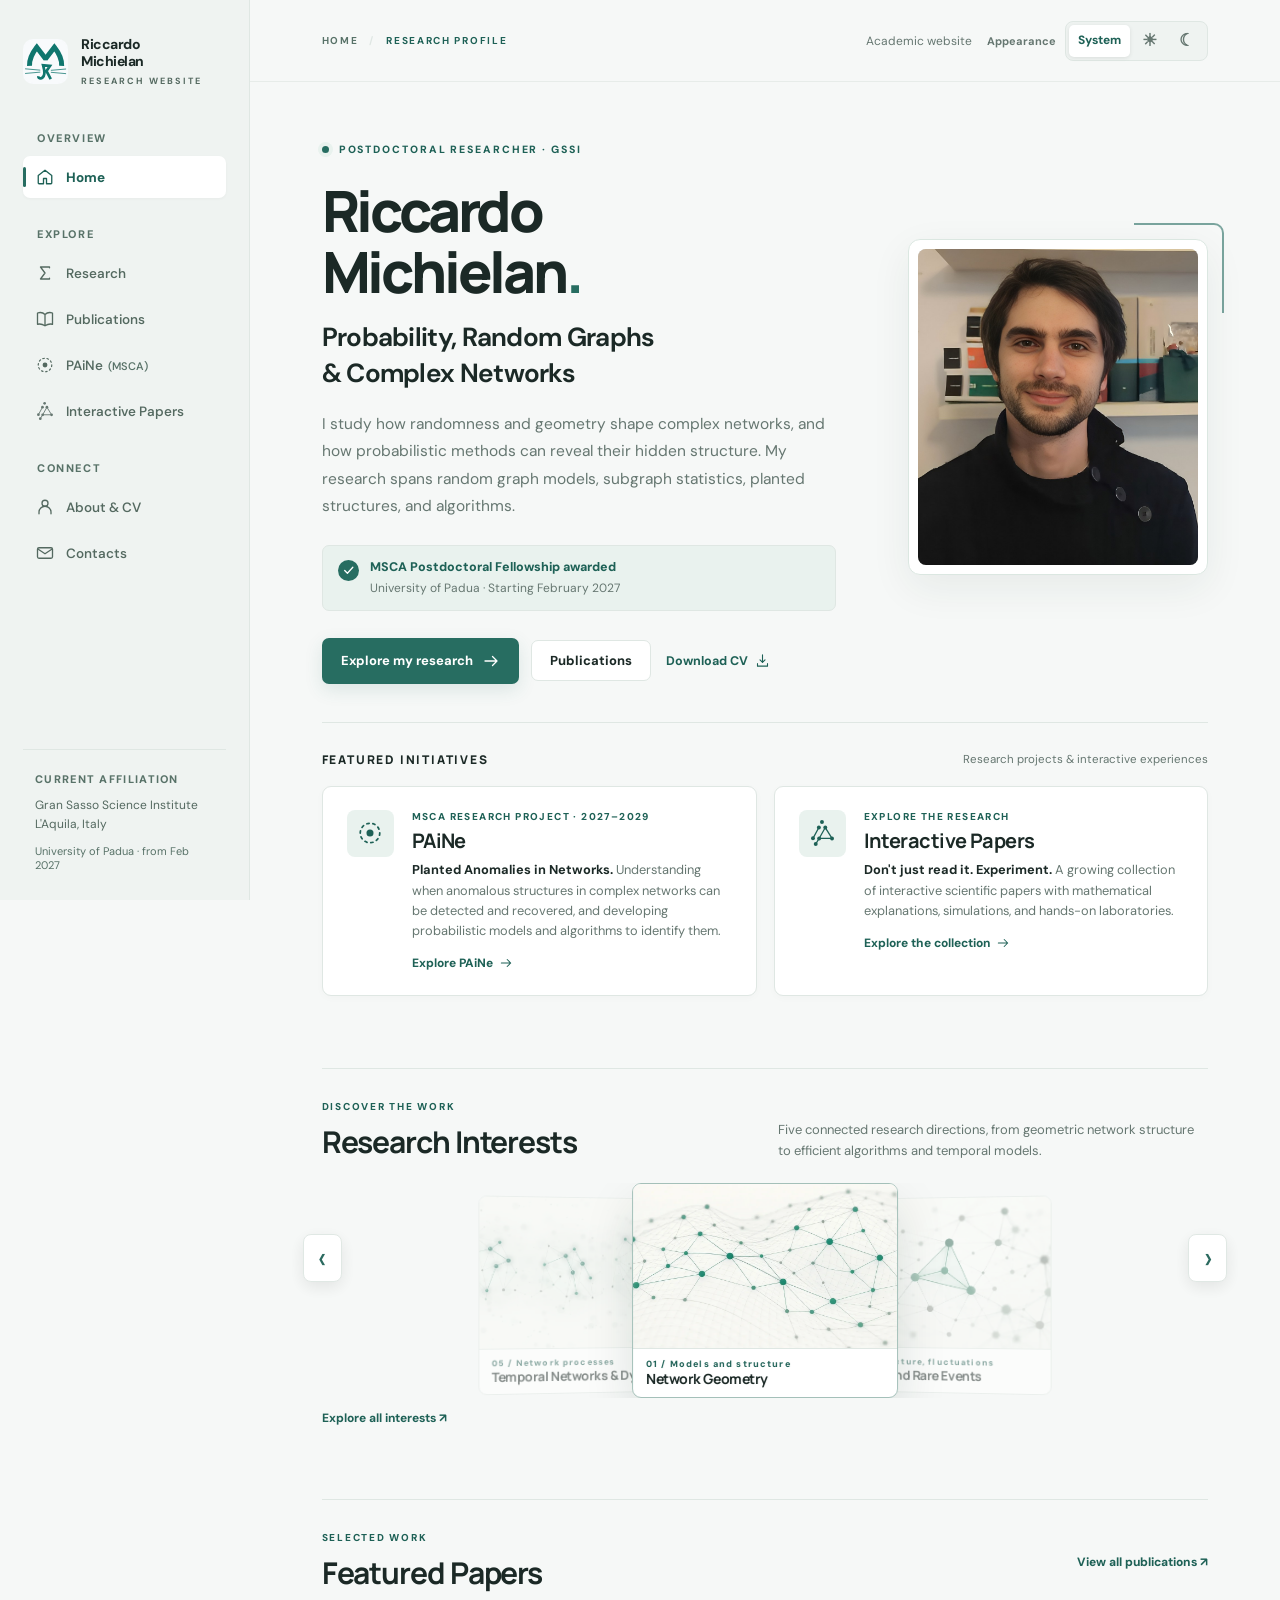
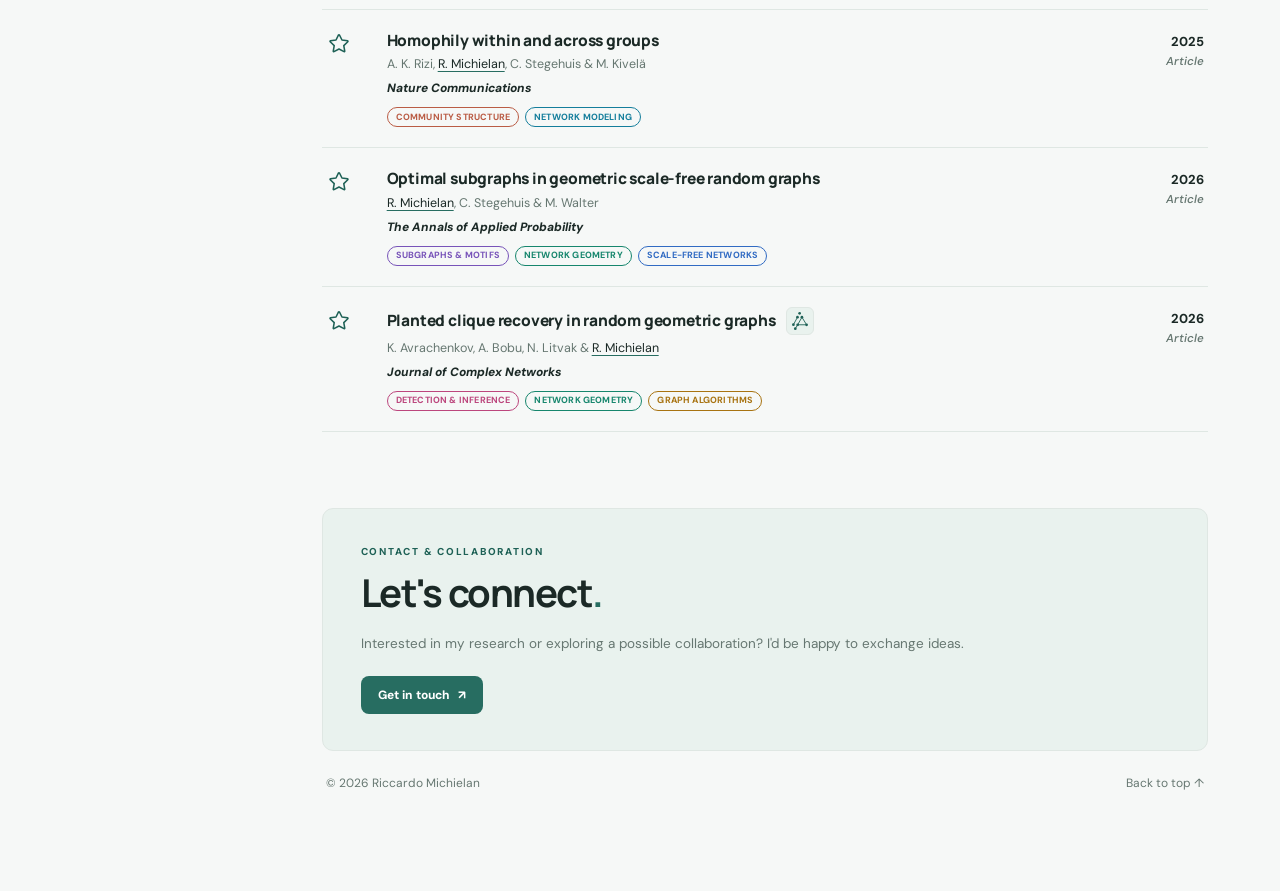
<file: index.html>
<!DOCTYPE html>

<html data-theme="system" lang="en">
<head>
<meta charset="utf-8"/>
<meta content="width=device-width, initial-scale=1" name="viewport"/>
<meta content="light dark" name="color-scheme"/>
<meta content="Riccardo Michielan" name="author"/>
<meta content="Riccardo Michielan — probability, random graphs and complex networks. Research, publications, PAiNe and Interactive Papers." name="description"/>
<script>/* Set the saved appearance before rendering to avoid a flash. */
  (function(){var a='system';try{a=localStorage.getItem('ir-appearance')||localStorage.getItem('rm-site-appearance')||'system';}catch(e){}if(!['system','light','dark'].includes(a))a='system';var dark=a==='dark'||(a==='system'&&window.matchMedia&&matchMedia('(prefers-color-scheme: dark)').matches);document.documentElement.dataset.appearance=a;document.documentElement.dataset.theme=dark?'dark':'light';})();
  </script>
<meta content="#f6f8f7" name="theme-color"/>
<link href="assets/favicon-auto.svg?v=124" id="site-favicon" rel="icon" type="image/svg+xml"/>
<!-- SEO GENERATED: START -->
<link href="https://riccardo1803.github.io/site/" rel="canonical"/>
<meta content="index, follow, max-image-preview:large" name="robots"/>
<meta content="en_US" property="og:locale"/>
<meta content="website" property="og:type"/>
<meta content="Riccardo Michielan" property="og:site_name"/>
<meta content="Riccardo Michielan — Research" property="og:title"/>
<meta content="Riccardo Michielan — probability, random graphs and complex networks. Research, publications, PAiNe and Interactive Papers." property="og:description"/>
<meta content="https://riccardo1803.github.io/site/" property="og:url"/>
<meta content="https://riccardo1803.github.io/site/assets/social/home.png" property="og:image"/>
<meta content="1200" property="og:image:width"/>
<meta content="630" property="og:image:height"/>
<meta content="Riccardo Michielan — research in probability, random graphs and complex networks." property="og:image:alt"/>
<meta content="summary_large_image" name="twitter:card"/>
<meta content="Riccardo Michielan — Research" name="twitter:title"/>
<meta content="Riccardo Michielan — probability, random graphs and complex networks. Research, publications, PAiNe and Interactive Papers." name="twitter:description"/>
<meta content="https://riccardo1803.github.io/site/assets/social/home.png" name="twitter:image"/>
<script type="application/ld+json">{"@context":"https://schema.org","@graph":[{"@type":"WebPage","@id":"https://riccardo1803.github.io/site/#webpage","url":"https://riccardo1803.github.io/site/","name":"Riccardo Michielan — Research","inLanguage":"en","author":{"@id":"https://riccardo1803.github.io/site/#riccardo-michielan"}},{"@type":"Person","@id":"https://riccardo1803.github.io/site/#riccardo-michielan","name":"Riccardo Michielan","url":"https://riccardo1803.github.io/site/","image":"https://riccardo1803.github.io/site/assets/riccardo-portrait.jpg","identifier":"https://orcid.org/0000-0003-4642-8507","sameAs":["https://orcid.org/0000-0003-4642-8507","https://scholar.google.com/citations?user=sJLqJegAAAAJ&hl=en","https://www.researchgate.net/profile/Riccardo-Michielan-2","https://github.com/riccardo1803"],"knowsAbout":["Probability theory","Random graphs","Complex networks","Network geometry"],"affiliation":{"@type":"CollegeOrUniversity","name":"Gran Sasso Science Institute"},"alumniOf":[{"@type":"CollegeOrUniversity","name":"University of Twente"},{"@type":"CollegeOrUniversity","name":"University of Padua"}]},{"@type":"WebSite","@id":"https://riccardo1803.github.io/site/#website","url":"https://riccardo1803.github.io/site/","name":"Riccardo Michielan — Research","inLanguage":"en","creator":{"@id":"https://riccardo1803.github.io/site/#riccardo-michielan"}}]}</script>
<!-- SEO GENERATED: END -->
<title>Riccardo Michielan — Research</title>
<link href="assets/styles/site-core.css?v=20261028-8x5-categories" rel="stylesheet"/>
<link href="assets/styles/carousel-foundation.css" rel="stylesheet"/>
<link href="assets/styles/index-specific.css" rel="stylesheet"/>
<link href="assets/styles/site-refinements.css" rel="stylesheet"/>


<link href="https://fonts.googleapis.com" rel="preconnect"/>
<link crossorigin="anonymous" href="https://fonts.gstatic.com" rel="preconnect"/>

</head>
<body>
<svg aria-hidden="true" style="position:absolute;width:0;height:0;overflow:hidden" xmlns="http://www.w3.org/2000/svg">
<symbol id="i-home" viewbox="0 0 24 24"><path d="m3 10 9-7 9 7v10a1 1 0 0 1-1 1h-6v-7h-4v7H4a1 1 0 0 1-1-1z"></path></symbol>
<symbol id="i-network" viewbox="0 0 24 24"><circle cx="6" cy="5" r="2"></circle><circle cx="18" cy="6" r="2"></circle><circle cx="12" cy="19" r="2"></circle><circle cx="3" cy="16" r="2"></circle><path d="M7.7 6 10.8 17M16.5 7.5 13 17.4M5 14.4l1-7.4"></path></symbol>
<symbol id="i-book" viewbox="0 0 24 24"><path d="M12 6c-3-3-7-3-10-2v15c4-1 7 0 10 2 3-2 6-3 10-2V4c-3-1-7-1-10 2Zm0 0v15"></path></symbol>
<symbol id="i-layers" viewbox="0 0 24 24"><path d="m12 3 9 5-9 5-9-5 9-5Zm-9 9 9 5 9-5M3 16l9 5 9-5"></path></symbol>
<symbol id="i-user" viewbox="0 0 24 24"><circle cx="12" cy="7" r="4"></circle><path d="M4 21v-2a8 8 0 0 1 16 0v2"></path></symbol>
<symbol id="i-mail" viewbox="0 0 24 24"><rect height="14" rx="2" width="20" x="2" y="5"></rect><path d="m3 7 9 6 9-6"></path></symbol>
<symbol id="i-arrow" viewbox="0 0 24 24"><path d="M4 12h16m-6-6 6 6-6 6"></path></symbol>
<symbol id="i-download" viewbox="0 0 24 24"><path d="M12 3v12m-4-4 4 4 4-4M4 17v4h16v-4"></path></symbol>
<symbol id="i-check" viewbox="0 0 24 24"><path d="m5 12 5 5L20 6"></path></symbol>
<symbol id="i-menu" viewbox="0 0 24 24"><path d="M4 6h16M4 12h16M4 18h16"></path></symbol>
</svg>
<div class="shell">
<aside aria-label="Primary navigation" class="sidebar" id="sidebar">
<a aria-label="Riccardo Michielan homepage" class="brand" href="#top">
<div aria-hidden="true" class="brandmark"><img alt="" class="site-logo-light" height="39" src="assets/logo-mitch-light.svg?v=124" width="39"/><img alt="" class="site-logo-dark" height="39" src="assets/logo-mitch-dark.svg?v=124" width="39"/></div>
<div><div class="brand-name">Riccardo<br/>Michielan</div><div class="brand-sub">Research website</div></div>
</a>
<nav class="side-nav">
<div><p class="nav-label">OVERVIEW</p><div class="nav-list"><a aria-current="page" class="nav-link active" href="#top"><svg class="ico"><use href="#i-home"></use></svg>Home</a></div></div>
<div><p class="nav-label">EXPLORE</p><div class="nav-list">
<a class="nav-link" href="research.html"><svg aria-hidden="true" class="ico" fill="none" stroke="currentColor" stroke-linecap="round" stroke-linejoin="round" stroke-width="1.75" viewbox="0 0 24 24"><path d="M18 5V4H6l6 8-6 8h12v-1"></path></svg>Research</a>
<a class="nav-link" href="publications.html"><svg class="ico"><use href="#i-book"></use></svg>Publications</a><a class="nav-link" href="paine.html"><svg aria-hidden="true" class="ico paine-nav-icon" viewbox="0 0 24 24"><circle cx="12" cy="12" fill="currentColor" r="3.25" stroke="none"></circle><circle cx="12" cy="12" fill="none" r="9" stroke="currentColor" stroke-dasharray="2.1 3.5" stroke-width="1.6"></circle></svg><span class="nav-paine-label">PAiNe <small>(MSCA)</small></span></a>
<a class="nav-link" href="interactive-papers.html"><span aria-hidden="true" class="nav-special-icon"></span>Interactive Papers</a>
</div></div>
<div><p class="nav-label">CONNECT</p><div class="nav-list">
<a class="nav-link" href="about.html"><svg class="ico"><use href="#i-user"></use></svg>About &amp; CV</a>
<a class="nav-link" href="contacts.html"><svg class="ico"><use href="#i-mail"></use></svg>Contacts</a>
</div></div>
</nav>
<div class="sidebar-foot"><span class="key">CURRENT AFFILIATION</span><span class="where">Gran Sasso Science Institute<br/>L'Aquila, Italy</span><span class="tiny">University of Padua · from Feb 2027</span></div>
</aside>
<main class="main" id="top">
<header class="topbar">
<button aria-controls="sidebar" aria-expanded="false" aria-label="Open navigation" class="mobile-menu-btn" id="navToggle"><svg class="ico"><use href="#i-menu"></use></svg></button>
<div class="breadcrumbs"><span>Home</span><span class="slash">/</span><span>Research profile</span></div>
<div class="top-actions"><span class="top-year">Academic website</span><div aria-label="Appearance" class="appearance" role="group"><span class="appearance-label">Appearance</span><div class="appearance-buttons"><button aria-label="Follow system appearance" aria-pressed="true" id="theme-system" title="Use system appearance" type="button">System</button><button aria-label="Light appearance" aria-pressed="false" id="theme-light" title="Light appearance" type="button"><span aria-hidden="true" class="appearance-icon">☀</span></button><button aria-label="Dark appearance" aria-pressed="false" id="theme-dark" title="Dark appearance" type="button"><span aria-hidden="true" class="appearance-icon">☾</span></button></div></div></div>
</header>
<div class="content">
<section aria-labelledby="hero-title" class="hero">
<div class="hero-copy">
<div class="hero-head">
<div class="eyebrow">Postdoctoral researcher · GSSI</div>
<h1 id="hero-title"><span>Riccardo</span><span>Michielan<i>.</i></span></h1>
<p class="hero-discipline">Probability, Random Graphs<br/>&amp; Complex Networks</p>
</div>
<div class="hero-body">
<p class="hero-description">I study how randomness and geometry shape complex networks, and how probabilistic methods can reveal their hidden structure. My research spans random graph models, subgraph statistics, planted structures, and algorithms.</p>
<div class="status"><div class="status-symbol"><svg class="ico"><use href="#i-check"></use></svg></div><div><strong>MSCA Postdoctoral Fellowship awarded</strong><p>University of Padua · Starting February 2027</p></div></div>
<div class="actions"><a class="btn primary" href="research.html">Explore my research <svg class="ico"><use href="#i-arrow"></use></svg></a><a class="btn secondary" href="publications.html">Publications</a><a class="text-link" download="" href="assets/Riccardo_Michielan_CV.pdf">Download CV <svg class="ico" style="width:15px;height:15px"><use href="#i-download"></use></svg></a></div>
</div>
</div>
<div class="photo-area"><div aria-hidden="true" class="photo-corner"></div><div class="portrait-frame"><img alt="Portrait of Riccardo Michielan" decoding="async" fetchpriority="high" height="1150" src="assets/riccardo-portrait.jpg" width="1150"/></div></div>
</section>
<section aria-label="Featured initiatives" class="feature-section">
<div class="section-kicker"><h2>Featured initiatives</h2><span>Research projects &amp; interactive experiences</span></div>
<div class="feature-grid">
<article class="feature" id="paine"><div class="feature-icon"><svg aria-hidden="true" class="ico paine-nav-icon feature-brand-icon" viewbox="0 0 24 24"><circle cx="12" cy="12" fill="currentColor" r="3.25" stroke="none"></circle><circle cx="12" cy="12" fill="none" r="9" stroke="currentColor" stroke-dasharray="2.1 3.5" stroke-width="1.6"></circle></svg></div><div><div class="feature-label">MSCA research project · 2027–2029</div><h3>PAiNe</h3><p><strong>Planted Anomalies in Networks.</strong> Understanding when anomalous structures in complex networks can be detected and recovered, and developing probabilistic models and algorithms to identify them.</p><a href="paine.html">Explore PAiNe <svg class="ico" style="width:14px;height:14px"><use href="#i-arrow"></use></svg></a></div></article>
<article class="feature" id="interactive-research"><div class="feature-icon"><span aria-hidden="true" class="ip-brand-icon feature-brand-icon"></span></div><div><div class="feature-label">Explore the research</div><h3>Interactive Papers</h3><p><strong>Don't just read it. Experiment.</strong> A growing collection of interactive scientific papers with mathematical explanations, simulations, and hands-on laboratories.</p><a href="interactive-papers.html">Explore the collection <svg class="ico" style="width:14px;height:14px"><use href="#i-arrow"></use></svg></a></div></article>
</div>
</section>
<section aria-labelledby="research-heading" class="below-section research-interests" id="research">
<div class="section-title-row"><div><div class="small-overline">DISCOVER THE WORK</div><h2 id="research-heading">Research Interests</h2></div>
<p>Five connected research directions, from geometric network structure to efficient algorithms and temporal models.</p></div>
<div aria-label="Research interests carousel" class="research-carousel">
<div class="carousel-shell"><div aria-label="Five research interests. Scroll horizontally to explore." class="carousel-viewport" id="research-carousel" role="region" tabindex="0">
<div class="carousel-track">
<a aria-label="Read about Network Geometry" class="interest-card" href="research.html#network-geometry"><div class="interest-art"><img alt="Abstract network revealing a curved geometric surface" decoding="async" height="887" loading="lazy" src="assets/optimized/research-network-geometry.webp" width="1774"/></div><div class="interest-content"><span class="interest-index">01 / Models and structure</span><h3>Network Geometry</h3><p>How spatial structure and degree heterogeneity shape random networks.</p></div></a>
<a aria-label="Read about Subgraphs and Rare Events" class="interest-card" href="research.html#subgraphs-rare-events"><div class="interest-art"><img alt="An abstract graph with a highlighted four-node tetrahedron motif" decoding="async" height="887" loading="lazy" src="assets/optimized/research-subgraphs-rare-events.webp" width="1774"/></div><div class="interest-content"><span class="interest-index">02 / Local structure, fluctuations</span><h3>Subgraphs and Rare Events</h3><p>Subgraph statistics, optimal patterns and rare fluctuations.</p></div></a>
<a aria-label="Read about Inference of Hidden Structures" class="interest-card" href="research.html#hidden-structures"><div class="interest-art"><img alt="An abstract graph with dashed and partially obscured communities" decoding="async" height="887" loading="lazy" src="assets/optimized/research-hidden-structures.webp" width="1774"/></div><div class="interest-content"><span class="interest-index">03 / Detection and recovery</span><h3>Inference of Hidden Structures</h3><p>Homophily, network inference and recovery of latent patterns.</p></div></a>
<a aria-label="Read about Scalable Graph Algorithms" class="interest-card" href="research.html#scalable-algorithms"><div class="interest-art"><img alt="An abstract network reorganized into smaller graph structures" decoding="async" height="887" loading="lazy" src="assets/optimized/research-scalable-algorithms.webp" width="1774"/></div><div class="interest-content"><span class="interest-index">04 / Efficient computation</span><h3>Scalable Graph Algorithms</h3><p>Efficient generation, sampling and analysis of random networks.</p></div></a>
<a aria-label="Read about Temporal Networks &amp; Dynamics" class="interest-card" href="research.html#temporal-networks"><div class="interest-art"><img alt="An abstract temporal network with edges fading across layered time steps" decoding="async" height="887" loading="lazy" src="assets/optimized/research-temporal-networks.webp?v=1272" width="1774"/></div><div class="interest-content"><span class="interest-index">05 / Network processes</span><h3>Temporal Networks &amp; Dynamics</h3><p>Connectivity and stochastic processes in time-varying graphs.</p></div></a>
</div>
</div><button aria-label="Previous research interest" class="carousel-arrow carousel-arrow-prev" id="carousel-prev" type="button">‹</button><button aria-label="Next research interest" class="carousel-arrow carousel-arrow-next" id="carousel-next" type="button">›</button></div>
</div><a class="section-all-link" href="research.html">Explore all interests ↗</a></section>
<section aria-labelledby="pub-heading" class="below-section publications-section" id="publications">
<div class="section-title-row publication-title-row"><div><div class="small-overline">SELECTED WORK</div><h2 id="pub-heading">Featured Papers</h2></div><a class="view-all" href="publications.html">View all publications <span aria-hidden="true">↗</span></a></div>
<div class="publication-list">
<!-- GENERATED FEATURED PAPERS: START -->
<article class="publication"><span class="pub-number pub-star-item" aria-hidden="true"><svg class="pub-featured-star" viewBox="0 0 24 24" fill="none" stroke="currentColor" stroke-width="1.85" stroke-linecap="round" stroke-linejoin="round"><path d="M12 2.9c.22 0 .42.13.52.34l2.73 5.48 6.05.89c.46.07.63.64.3.96l-4.38 4.27 1.04 6.04c.08.46-.4.8-.81.59L12 18.61l-5.45 2.86c-.41.21-.89-.13-.81-.59l1.04-6.04L2.4 10.57c-.33-.32-.16-.89.3-.96l6.05-.89 2.73-5.48c.10-.21.30-.34.52-.34Z"/></svg></span><div class="pub-main"><div class="pub-title-line"><a class="pub-title" href="https://doi.org/10.1038/s41467-025-66415-2" target="_blank" rel="noopener noreferrer">Homophily within and across groups</a></div><div class="pub-authors">A. K. Rizi, <span class="author-self">R. Michielan</span>, C. Stegehuis &amp; M. Kivelä</div><div class="pub-meta"><em>Nature Communications</em></div><div class="pub-tags"><span class="topic-tag tag-community">Community Structure</span><span class="topic-tag tag-modeling">Network Modeling</span></div></div><div class="pub-links pub-facts"><span class="pub-year">2025</span><span class="pub-kind">Article</span></div></article>
<article class="publication"><span class="pub-number pub-star-item" aria-hidden="true"><svg class="pub-featured-star" viewBox="0 0 24 24" fill="none" stroke="currentColor" stroke-width="1.85" stroke-linecap="round" stroke-linejoin="round"><path d="M12 2.9c.22 0 .42.13.52.34l2.73 5.48 6.05.89c.46.07.63.64.3.96l-4.38 4.27 1.04 6.04c.08.46-.4.8-.81.59L12 18.61l-5.45 2.86c-.41.21-.89-.13-.81-.59l1.04-6.04L2.4 10.57c-.33-.32-.16-.89.3-.96l6.05-.89 2.73-5.48c.10-.21.30-.34.52-.34Z"/></svg></span><div class="pub-main"><div class="pub-title-line"><a class="pub-title" href="https://doi.org/10.1214/26-AAP2301" target="_blank" rel="noopener noreferrer">Optimal subgraphs in geometric scale-free random graphs</a></div><div class="pub-authors"><span class="author-self">R. Michielan</span>, C. Stegehuis &amp; M. Walter</div><div class="pub-meta"><em>The Annals of Applied Probability</em></div><div class="pub-tags"><span class="topic-tag tag-motifs">Subgraphs &amp; Motifs</span><span class="topic-tag tag-geometry">Network Geometry</span><span class="topic-tag tag-scale-free">Scale-Free Networks</span></div></div><div class="pub-links pub-facts"><span class="pub-year">2026</span><span class="pub-kind">Article</span></div></article>
<article class="publication"><span class="pub-number pub-star-item" aria-hidden="true"><svg class="pub-featured-star" viewBox="0 0 24 24" fill="none" stroke="currentColor" stroke-width="1.85" stroke-linecap="round" stroke-linejoin="round"><path d="M12 2.9c.22 0 .42.13.52.34l2.73 5.48 6.05.89c.46.07.63.64.3.96l-4.38 4.27 1.04 6.04c.08.46-.4.8-.81.59L12 18.61l-5.45 2.86c-.41.21-.89-.13-.81-.59l1.04-6.04L2.4 10.57c-.33-.32-.16-.89.3-.96l6.05-.89 2.73-5.48c.10-.21.30-.34.52-.34Z"/></svg></span><div class="pub-main"><div class="pub-title-line"><a class="pub-title" href="https://doi.org/10.1093/comnet/cnag025" target="_blank" rel="noopener noreferrer">Planted clique recovery in random geometric graphs</a><a class="pub-ip-badge" href="interactive-papers/planted-cliques-rgg/" aria-label="Open interactive version of Planted clique recovery in random geometric graphs" title="Open Interactive Paper"><span class="ip-brand-icon pub-ip-icon" aria-hidden="true"></span></a></div><div class="pub-authors">K. Avrachenkov, A. Bobu, N. Litvak &amp; <span class="author-self">R. Michielan</span></div><div class="pub-meta"><em>Journal of Complex Networks</em></div><div class="pub-tags"><span class="topic-tag tag-inference">Detection &amp; Inference</span><span class="topic-tag tag-geometry">Network Geometry</span><span class="topic-tag tag-algorithms">Graph Algorithms</span></div></div><div class="pub-links pub-facts"><span class="pub-year">2026</span><span class="pub-kind">Article</span></div></article>
<!-- GENERATED FEATURED PAPERS: END -->
</div>
</section>
<section aria-labelledby="contact-heading" class="contact-section contact-brief" id="contact">
<div class="contact-intro"><div class="small-overline">CONTACT &amp; COLLABORATION</div><h2 id="contact-heading">Let's connect<span class="contact-period">.</span></h2><p>Interested in my research or exploring a possible collaboration? I'd be happy to exchange ideas.</p><a class="contact-brief-link" href="contacts.html">Get in touch <span aria-hidden="true">↗</span></a></div>
</section>
<footer class="site-footer"><span>© 2026 Riccardo Michielan</span><a href="#top">Back to top <span aria-hidden="true">↑</span></a></footer>
</div>
</main>
</div>
<script src="assets/site-shell.js"></script>
<script src="assets/research-carousel.js?v=20261028-carousel-fix"></script></body>
</html>
</file>
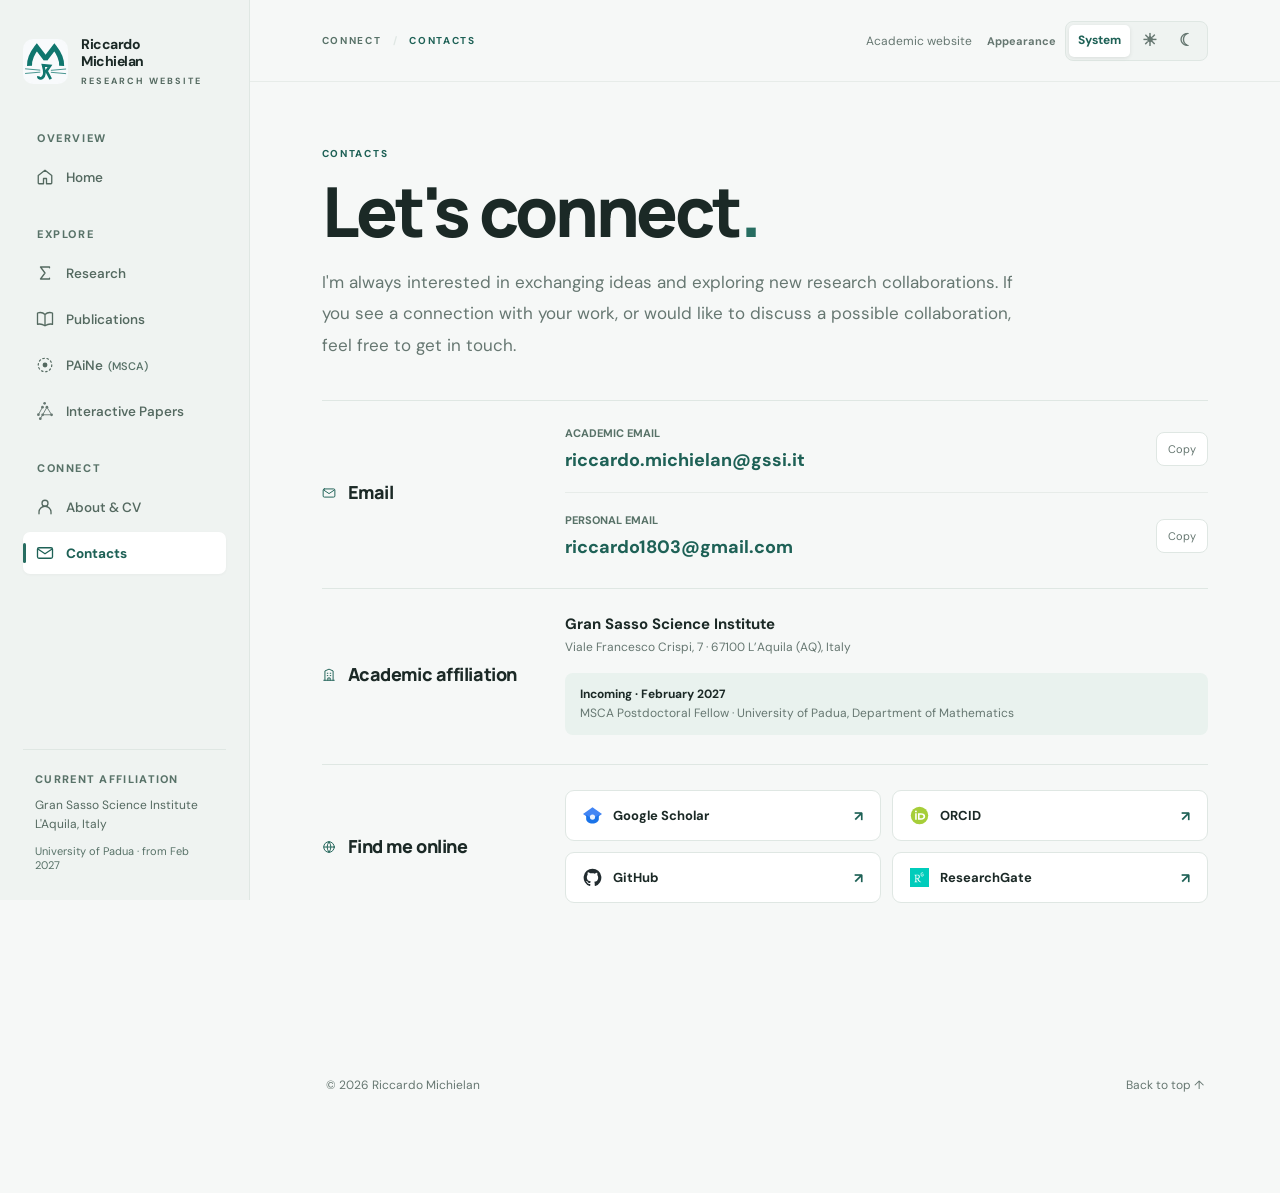
<file: contacts.html>
<!DOCTYPE html>

<html data-theme="system" lang="en">
<head>
<meta charset="utf-8"/>
<meta content="width=device-width, initial-scale=1" name="viewport"/>
<meta content="light dark" name="color-scheme"/>
<meta content="Riccardo Michielan" name="author"/>
<meta content="Contact Riccardo Michielan for research collaborations and academic enquiries. Academic and personal email, institutional affiliations, and researcher profiles." name="description"/>
<script>/* Set the saved appearance before rendering to avoid a flash. */
  (function(){var a='system';try{a=localStorage.getItem('ir-appearance')||localStorage.getItem('rm-site-appearance')||'system';}catch(e){}if(!['system','light','dark'].includes(a))a='system';var dark=a==='dark'||(a==='system'&&window.matchMedia&&matchMedia('(prefers-color-scheme: dark)').matches);document.documentElement.dataset.appearance=a;document.documentElement.dataset.theme=dark?'dark':'light';})();
  </script>
<meta content="#f6f8f7" name="theme-color"/>
<link href="assets/favicon-auto.svg?v=124" id="site-favicon" rel="icon" type="image/svg+xml"/>
<!-- SEO GENERATED: START -->
<link href="https://riccardo1803.github.io/site/contacts.html" rel="canonical"/>
<meta content="index, follow, max-image-preview:large" name="robots"/>
<meta content="en_US" property="og:locale"/>
<meta content="website" property="og:type"/>
<meta content="Riccardo Michielan" property="og:site_name"/>
<meta content="Contacts — Riccardo Michielan" property="og:title"/>
<meta content="Contact Riccardo Michielan for research collaborations and academic enquiries. Academic and personal email, institutional affiliations, and researcher profiles." property="og:description"/>
<meta content="https://riccardo1803.github.io/site/contacts.html" property="og:url"/>
<meta content="https://riccardo1803.github.io/site/assets/social/home.png" property="og:image"/>
<meta content="1200" property="og:image:width"/>
<meta content="630" property="og:image:height"/>
<meta content="Contact Riccardo Michielan for academic collaborations and research enquiries." property="og:image:alt"/>
<meta content="summary_large_image" name="twitter:card"/>
<meta content="Contacts — Riccardo Michielan" name="twitter:title"/>
<meta content="Contact Riccardo Michielan for research collaborations and academic enquiries. Academic and personal email, institutional affiliations, and researcher profiles." name="twitter:description"/>
<meta content="https://riccardo1803.github.io/site/assets/social/home.png" name="twitter:image"/>
<script type="application/ld+json">{"@context":"https://schema.org","@graph":[{"@type":"WebPage","@id":"https://riccardo1803.github.io/site/contacts.html#webpage","url":"https://riccardo1803.github.io/site/contacts.html","name":"Contacts — Riccardo Michielan","inLanguage":"en","author":{"@id":"https://riccardo1803.github.io/site/#riccardo-michielan"}}]}</script>
<!-- SEO GENERATED: END -->
<title>Contacts | Riccardo Michielan</title>
<link href="assets/styles/site-core.css" rel="stylesheet"/>
<link href="assets/styles/carousel-foundation.css" rel="stylesheet"/>
<link href="assets/styles/contacts-specific.css" rel="stylesheet"/>
<link href="assets/styles/site-refinements.css" rel="stylesheet"/>


<link href="https://fonts.googleapis.com" rel="preconnect"/>
<link crossorigin="anonymous" href="https://fonts.gstatic.com" rel="preconnect"/>

</head>
<body>
<svg aria-hidden="true" style="position:absolute;width:0;height:0;overflow:hidden" xmlns="http://www.w3.org/2000/svg">
<symbol id="i-home" viewbox="0 0 24 24"><path d="m3 10 9-7 9 7v10a1 1 0 0 1-1 1h-6v-7h-4v7H4a1 1 0 0 1-1-1z"></path></symbol>
<symbol id="i-network" viewbox="0 0 24 24"><circle cx="6" cy="5" r="2"></circle><circle cx="18" cy="6" r="2"></circle><circle cx="12" cy="19" r="2"></circle><circle cx="3" cy="16" r="2"></circle><path d="M7.7 6 10.8 17M16.5 7.5 13 17.4M5 14.4l1-7.4"></path></symbol>
<symbol id="i-book" viewbox="0 0 24 24"><path d="M12 6c-3-3-7-3-10-2v15c4-1 7 0 10 2 3-2 6-3 10-2V4c-3-1-7-1-10 2Zm0 0v15"></path></symbol>
<symbol id="i-layers" viewbox="0 0 24 24"><path d="m12 3 9 5-9 5-9-5 9-5Zm-9 9 9 5 9-5M3 16l9 5 9-5"></path></symbol>
<symbol id="i-user" viewbox="0 0 24 24"><circle cx="12" cy="7" r="4"></circle><path d="M4 21v-2a8 8 0 0 1 16 0v2"></path></symbol>
<symbol id="i-mail" viewbox="0 0 24 24"><rect height="14" rx="2" width="20" x="2" y="5"></rect><path d="m3 7 9 6 9-6"></path></symbol>
<symbol id="i-arrow" viewbox="0 0 24 24"><path d="M4 12h16m-6-6 6 6-6 6"></path></symbol>
<symbol id="i-download" viewbox="0 0 24 24"><path d="M12 3v12m-4-4 4 4 4-4M4 17v4h16v-4"></path></symbol>
<symbol id="i-check" viewbox="0 0 24 24"><path d="m5 12 5 5L20 6"></path></symbol>
<symbol id="i-menu" viewbox="0 0 24 24"><path d="M4 6h16M4 12h16M4 18h16"></path></symbol>
</svg>
<div class="shell">
<aside aria-label="Primary navigation" class="sidebar" id="sidebar">
<a aria-label="Riccardo Michielan homepage" class="brand" href="index.html">
<div aria-hidden="true" class="brandmark"><img alt="" class="site-logo-light" height="39" src="assets/logo-mitch-light.svg?v=124" width="39"/><img alt="" class="site-logo-dark" height="39" src="assets/logo-mitch-dark.svg?v=124" width="39"/></div>
<div><div class="brand-name">Riccardo<br/>Michielan</div><div class="brand-sub">Research website</div></div>
</a>
<nav class="side-nav">
<div><p class="nav-label">OVERVIEW</p><div class="nav-list"><a class="nav-link" href="index.html"><svg class="ico"><use href="#i-home"></use></svg>Home</a></div></div>
<div><p class="nav-label">EXPLORE</p><div class="nav-list">
<a class="nav-link" href="research.html"><svg aria-hidden="true" class="ico" fill="none" stroke="currentColor" stroke-linecap="round" stroke-linejoin="round" stroke-width="1.75" viewbox="0 0 24 24"><path d="M18 5V4H6l6 8-6 8h12v-1"></path></svg>Research</a>
<a class="nav-link" href="publications.html"><svg class="ico"><use href="#i-book"></use></svg>Publications</a><a class="nav-link" href="paine.html"><svg aria-hidden="true" class="ico paine-nav-icon" viewbox="0 0 24 24"><circle cx="12" cy="12" fill="currentColor" r="3.25" stroke="none"></circle><circle cx="12" cy="12" fill="none" r="9" stroke="currentColor" stroke-dasharray="2.1 3.5" stroke-width="1.6"></circle></svg><span class="nav-paine-label">PAiNe <small>(MSCA)</small></span></a>
<a class="nav-link" href="interactive-papers.html"><span aria-hidden="true" class="nav-special-icon"></span>Interactive Papers</a>
</div></div>
<div><p class="nav-label">CONNECT</p><div class="nav-list">
<a class="nav-link" href="about.html"><svg class="ico"><use href="#i-user"></use></svg>About &amp; CV</a>
<a aria-current="page" class="nav-link active" href="contacts.html"><svg class="ico"><use href="#i-mail"></use></svg>Contacts</a>
</div></div>
</nav>
<div class="sidebar-foot"><span class="key">CURRENT AFFILIATION</span><span class="where">Gran Sasso Science Institute<br/>L'Aquila, Italy</span><span class="tiny">University of Padua · from Feb 2027</span></div>
</aside>
<main class="main" id="top">
<header class="topbar">
<button aria-controls="sidebar" aria-expanded="false" aria-label="Open navigation" class="mobile-menu-btn" id="navToggle"><svg class="ico"><use href="#i-menu"></use></svg></button>
<div class="breadcrumbs"><span>Connect</span><span class="slash">/</span><span>Contacts</span></div>
<div class="top-actions"><span class="top-year">Academic website</span><div aria-label="Appearance" class="appearance" role="group"><span class="appearance-label">Appearance</span><div class="appearance-buttons"><button aria-label="Follow system appearance" aria-pressed="true" id="theme-system" title="Use system appearance" type="button">System</button><button aria-label="Light appearance" aria-pressed="false" id="theme-light" title="Light appearance" type="button"><span aria-hidden="true" class="appearance-icon">☀</span></button><button aria-label="Dark appearance" aria-pressed="false" id="theme-dark" title="Dark appearance" type="button"><span aria-hidden="true" class="appearance-icon">☾</span></button></div></div></div>
</header>
<div class="content">
<section aria-labelledby="contact-page-heading" class="contact-page">
<div class="contact-eyebrow">CONTACTS</div>
<h1 id="contact-page-heading">Let's connect<em>.</em></h1>
<p class="contact-lede">I'm always interested in exchanging ideas and exploring new research collaborations. If you see a connection with your work, or would like to discuss a possible collaboration, feel free to get in touch.</p>
<section aria-labelledby="contacts-email-title" class="contact-panel"><h2 class="v123-heading" id="contacts-email-title"><svg aria-hidden="true" class="section-heading-icon" fill="none" stroke="currentColor" stroke-linecap="round" stroke-linejoin="round" stroke-width="1.65" viewbox="0 0 24 24"><rect height="14" rx="2" width="20" x="2" y="5"></rect><path d="m3 7 9 6 9-6"></path></svg><span class="v123-heading-copy">Email</span></h2><div class="contact-panel-body">
<div class="contact-email-entry"><div><div class="contact-caption">ACADEMIC EMAIL</div><a href="mailto:riccardo.michielan@gssi.it">riccardo.michielan@gssi.it</a></div><button aria-label="Copy academic email" class="contact-copy" data-copy="riccardo.michielan@gssi.it" type="button">Copy</button></div>
<div class="contact-email-entry"><div><div class="contact-caption">PERSONAL EMAIL</div><a href="mailto:riccardo1803@gmail.com">riccardo1803@gmail.com</a></div><button aria-label="Copy personal email" class="contact-copy" data-copy="riccardo1803@gmail.com" type="button">Copy</button></div>
</div></section>
<section aria-labelledby="contacts-affiliation-title" class="contact-panel"><h2 class="v123-heading" id="contacts-affiliation-title"><svg aria-hidden="true" class="section-heading-icon" fill="none" stroke="currentColor" stroke-linecap="round" stroke-linejoin="round" stroke-width="1.65" viewbox="0 0 24 24"><path d="M3 21h18M5 21V5l7-3 7 3v16M9 9h1M14 9h1M9 13h1M14 13h1M10 21v-4h4v4"></path></svg><span class="v123-heading-copy">Academic affiliation</span></h2><div class="contact-panel-body contact-affiliation"><strong>Gran Sasso Science Institute</strong><div class="contact-place">Viale Francesco Crispi, 7 · 67100 L’Aquila (AQ), Italy</div><div class="contact-upcoming"><strong>Incoming · February 2027</strong><div>MSCA Postdoctoral Fellow · University of Padua, Department of Mathematics</div></div></div></section>
<section aria-labelledby="contacts-profiles-title" class="contact-panel"><h2 class="v123-heading" id="contacts-profiles-title"><svg aria-hidden="true" class="section-heading-icon" fill="none" stroke="currentColor" stroke-linecap="round" stroke-linejoin="round" stroke-width="1.65" viewbox="0 0 24 24"><circle cx="12" cy="12" r="9"></circle><path d="M3 12h18M12 3a15 15 0 0 1 0 18M12 3a15 15 0 0 0 0 18"></path></svg><span class="v123-heading-copy">Find me online</span></h2><div class="contact-panel-body contact-profiles">
<a class="contact-profile" href="https://scholar.google.com/citations?user=sJLqJegAAAAJ&amp;hl=en" rel="noopener noreferrer" target="_blank"><span class="contact-profile-brand"><img alt="" aria-hidden="true" class="contact-brand-icon" height="18" src="assets/brands/scholar.svg" width="18"/>Google Scholar</span><span aria-hidden="true">↗</span></a>
<a class="contact-profile" href="https://orcid.org/0000-0003-4642-8507" rel="noopener noreferrer" target="_blank"><span class="contact-profile-brand"><img alt="" aria-hidden="true" class="contact-brand-icon" height="18" src="assets/brands/orcid.svg" width="18"/>ORCID</span><span aria-hidden="true">↗</span></a>
<a class="contact-profile" href="https://github.com/riccardo1803" rel="noopener noreferrer" target="_blank"><span class="contact-profile-brand"><img alt="" aria-hidden="true" class="contact-brand-icon" height="18" src="assets/brands/github.svg" width="18"/>GitHub</span><span aria-hidden="true">↗</span></a>
<a class="contact-profile" href="https://www.researchgate.net/profile/Riccardo-Michielan-2" rel="noopener noreferrer" target="_blank"><span class="contact-profile-brand"><img alt="" aria-hidden="true" class="contact-brand-icon" height="18" src="assets/brands/researchgate.svg" width="18"/>ResearchGate</span><span aria-hidden="true">↗</span></a>
</div></section>
</section>
<footer class="site-footer contact-footer"><span>© 2026 Riccardo Michielan</span><a href="#top">Back to top <span aria-hidden="true">↑</span></a></footer>
</div>
</main>
</div>
<script src="assets/site-shell.js"></script>
<script src="assets/contacts.js"></script></body>
</html>
</file>
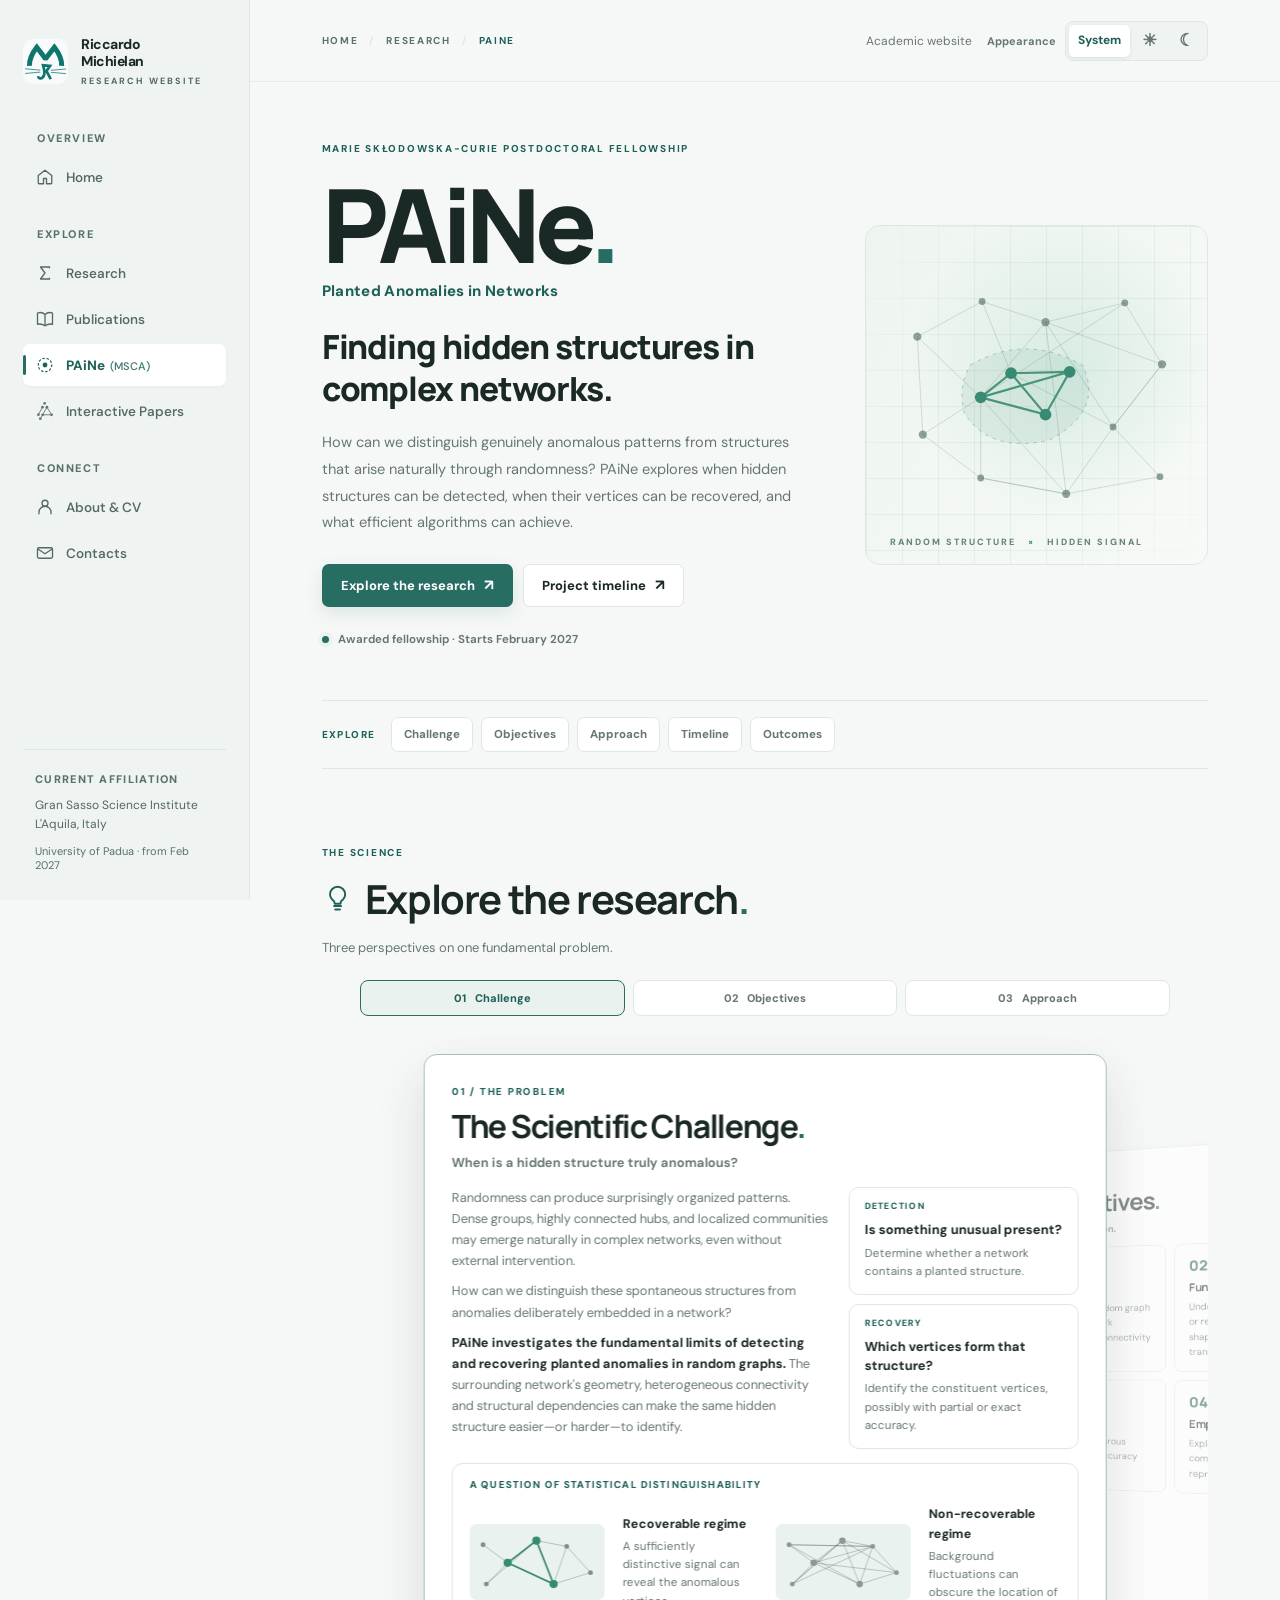
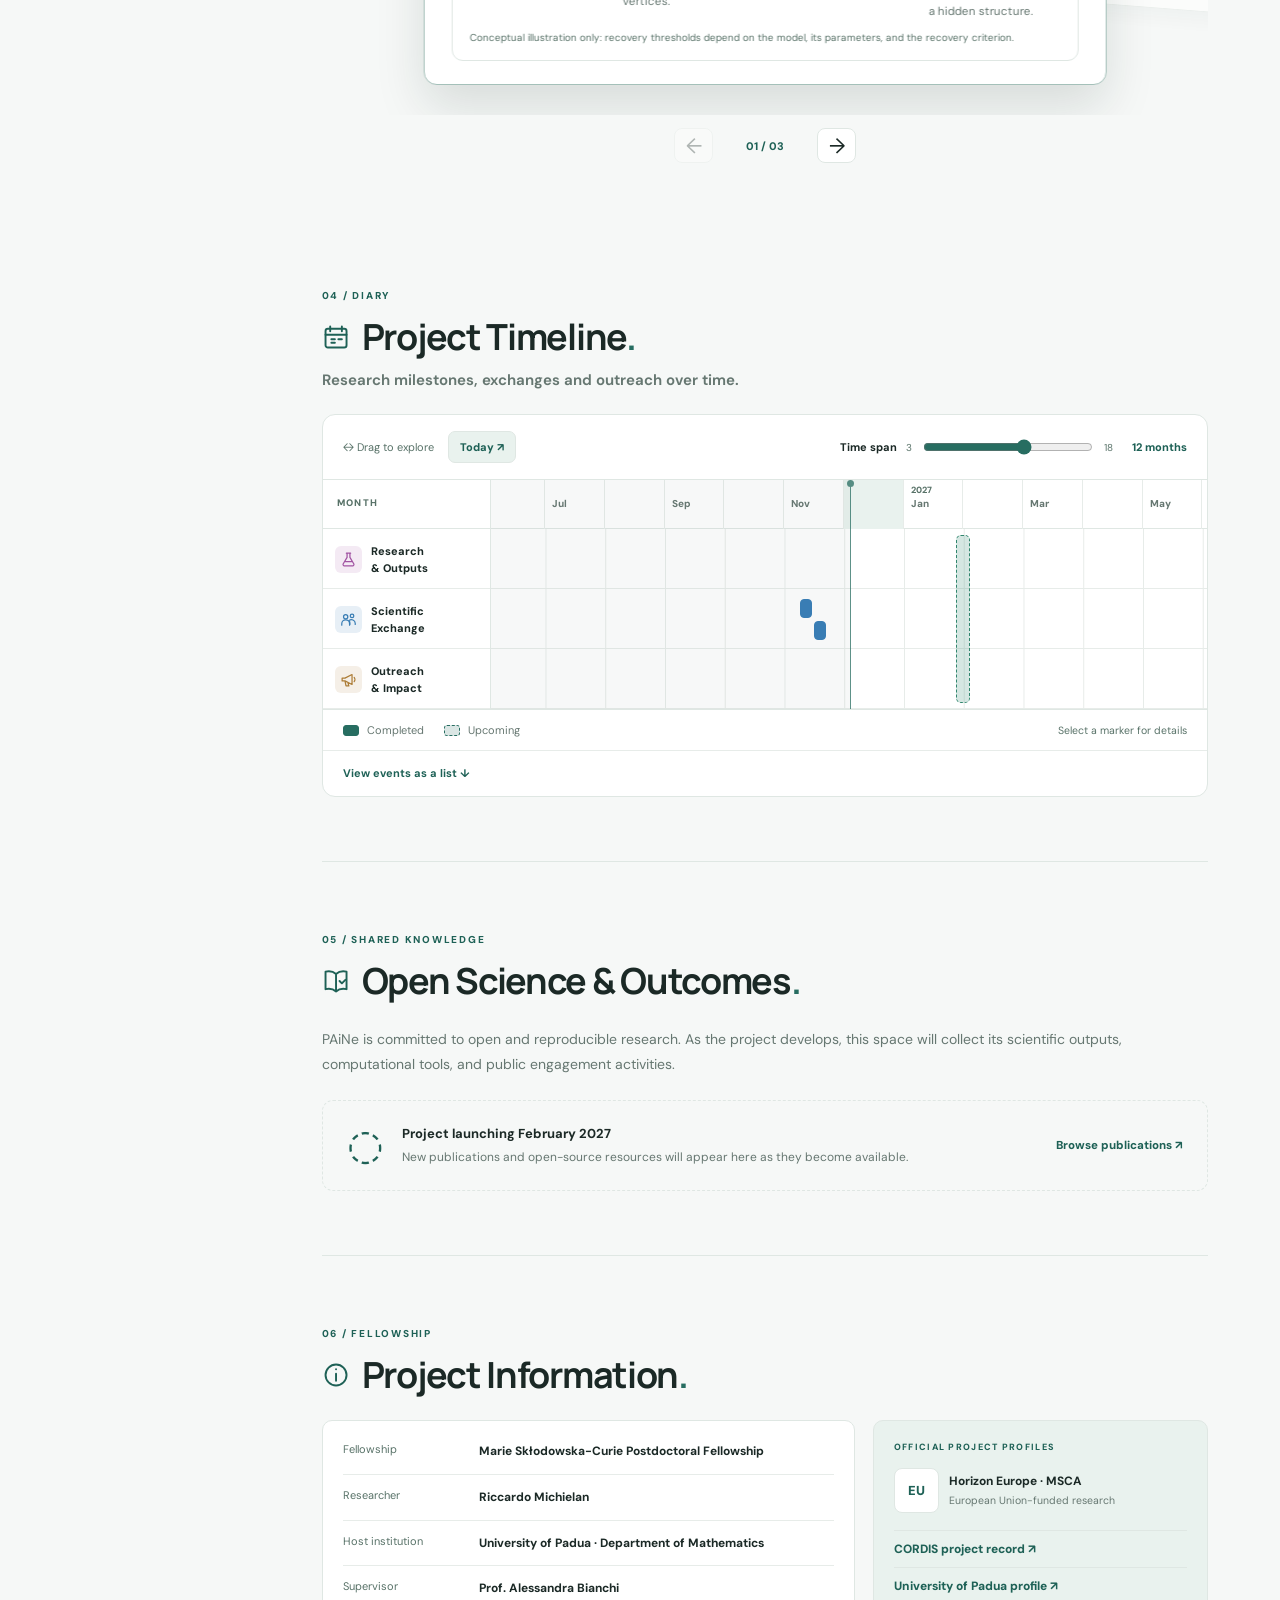
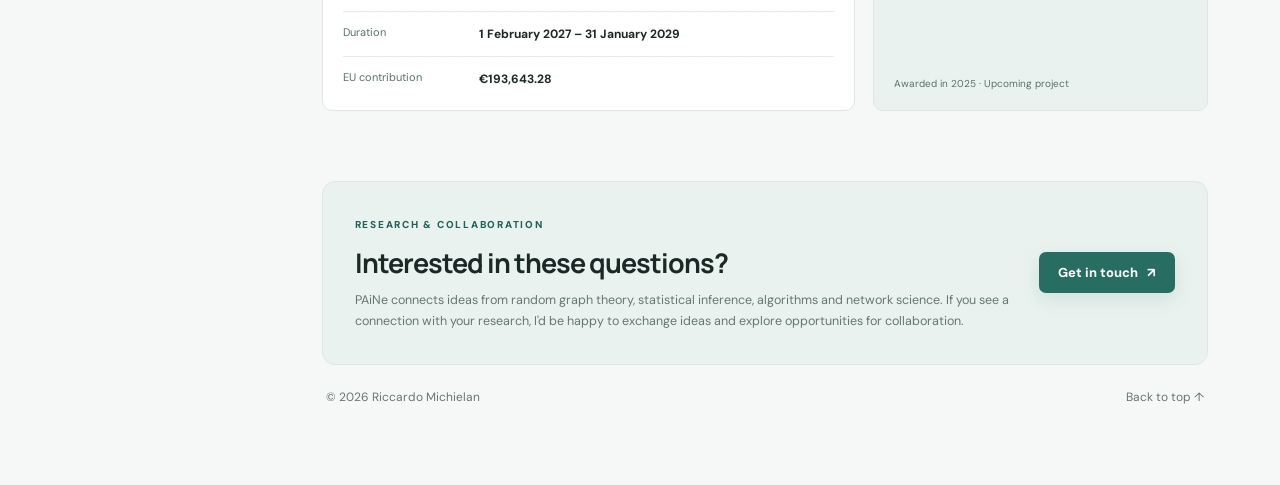
<file: paine.html>
<!DOCTYPE html>

<html data-theme="system" lang="en">
<head>
<meta charset="utf-8"/>
<meta content="width=device-width, initial-scale=1" name="viewport"/>
<meta content="light dark" name="color-scheme"/>
<meta content="Riccardo Michielan" name="author"/>
<meta content="PAiNe — Planted Anomalies in Networks. An MSCA Postdoctoral Fellowship at the University of Padua, exploring hidden structures, recovery limits and efficient algorithms." name="description"/>
<script>/* Set the saved appearance before rendering to avoid a flash. */
  (function(){var a='system';try{a=localStorage.getItem('ir-appearance')||localStorage.getItem('rm-site-appearance')||'system';}catch(e){}if(!['system','light','dark'].includes(a))a='system';var dark=a==='dark'||(a==='system'&&window.matchMedia&&matchMedia('(prefers-color-scheme: dark)').matches);document.documentElement.dataset.appearance=a;document.documentElement.dataset.theme=dark?'dark':'light';})();
  </script>
<meta content="#f6f8f7" name="theme-color"/>
<link href="assets/favicon-auto.svg?v=124" id="site-favicon" rel="icon" type="image/svg+xml"/>
<!-- SEO GENERATED: START -->
<link href="https://riccardo1803.github.io/site/paine.html" rel="canonical"/>
<meta content="index, follow, max-image-preview:large" name="robots"/>
<meta content="en_US" property="og:locale"/>
<meta content="website" property="og:type"/>
<meta content="Riccardo Michielan" property="og:site_name"/>
<meta content="PAiNe — Planted Anomalies in Networks" property="og:title"/>
<meta content="PAiNe — Planted Anomalies in Networks. An MSCA Postdoctoral Fellowship at the University of Padua, exploring hidden structures, recovery limits and efficient algorithms." property="og:description"/>
<meta content="https://riccardo1803.github.io/site/paine.html" property="og:url"/>
<meta content="https://riccardo1803.github.io/site/assets/social/paine.png" property="og:image"/>
<meta content="1200" property="og:image:width"/>
<meta content="630" property="og:image:height"/>
<meta content="The PAiNe MSCA Postdoctoral Fellowship investigates planted anomalies, recovery limits and algorithms in complex networks." property="og:image:alt"/>
<meta content="summary_large_image" name="twitter:card"/>
<meta content="PAiNe — Planted Anomalies in Networks" name="twitter:title"/>
<meta content="PAiNe — Planted Anomalies in Networks. An MSCA Postdoctoral Fellowship at the University of Padua, exploring hidden structures, recovery limits and efficient algorithms." name="twitter:description"/>
<meta content="https://riccardo1803.github.io/site/assets/social/paine.png" name="twitter:image"/>
<script type="application/ld+json">{"@context":"https://schema.org","@graph":[{"@type":"WebPage","@id":"https://riccardo1803.github.io/site/paine.html#webpage","url":"https://riccardo1803.github.io/site/paine.html","name":"PAiNe — Planted Anomalies in Networks","inLanguage":"en","author":{"@id":"https://riccardo1803.github.io/site/#riccardo-michielan"},"about":{"@type":"Thing","name":"PAiNe — Planted Anomalies in Networks","description":"Marie Skłodowska-Curie Postdoctoral Fellowship at the University of Padua (2027–2029).","identifier":"101275416","sameAs":"https://cordis.europa.eu/project/id/101275416"}}]}</script>
<!-- SEO GENERATED: END -->
<title>PAiNe — Planted Anomalies in Networks | Riccardo Michielan</title>
<link href="assets/styles/site-core.css" rel="stylesheet"/>
<link href="assets/styles/editorial-foundation.css" rel="stylesheet"/>
<link href="assets/styles/research-navigation.css" rel="stylesheet"/>
<link href="assets/paine.css" rel="stylesheet"/>
<link href="assets/styles/brand-navigation.css" rel="stylesheet"/>
<link href="assets/styles/orbit-carousel.css" rel="stylesheet"/>
<link href="assets/styles/site-refinements.css" rel="stylesheet"/>




<link href="https://fonts.googleapis.com" rel="preconnect"/>
<link crossorigin="anonymous" href="https://fonts.gstatic.com" rel="preconnect"/>

</head>
<body>
<svg aria-hidden="true" style="position:absolute;width:0;height:0;overflow:hidden" xmlns="http://www.w3.org/2000/svg">
<symbol id="i-home" viewbox="0 0 24 24"><path d="m3 10 9-7 9 7v10a1 1 0 0 1-1 1h-6v-7h-4v7H4a1 1 0 0 1-1-1z"></path></symbol>
<symbol id="i-network" viewbox="0 0 24 24"><circle cx="6" cy="5" r="2"></circle><circle cx="18" cy="6" r="2"></circle><circle cx="12" cy="19" r="2"></circle><circle cx="3" cy="16" r="2"></circle><path d="M7.7 6 10.8 17M16.5 7.5 13 17.4M5 14.4l1-7.4"></path></symbol>
<symbol id="i-book" viewbox="0 0 24 24"><path d="M12 6c-3-3-7-3-10-2v15c4-1 7 0 10 2 3-2 6-3 10-2V4c-3-1-7-1-10 2Zm0 0v15"></path></symbol>
<symbol id="i-layers" viewbox="0 0 24 24"><path d="m12 3 9 5-9 5-9-5 9-5Zm-9 9 9 5 9-5M3 16l9 5 9-5"></path></symbol>
<symbol id="i-user" viewbox="0 0 24 24"><circle cx="12" cy="7" r="4"></circle><path d="M4 21v-2a8 8 0 0 1 16 0v2"></path></symbol>
<symbol id="i-mail" viewbox="0 0 24 24"><rect height="14" rx="2" width="20" x="2" y="5"></rect><path d="m3 7 9 6 9-6"></path></symbol>
<symbol id="i-arrow" viewbox="0 0 24 24"><path d="M4 12h16m-6-6 6 6-6 6"></path></symbol>
<symbol id="i-download" viewbox="0 0 24 24"><path d="M12 3v12m-4-4 4 4 4-4M4 17v4h16v-4"></path></symbol>
<symbol id="i-check" viewbox="0 0 24 24"><path d="m5 12 5 5L20 6"></path></symbol>
<symbol id="i-menu" viewbox="0 0 24 24"><path d="M4 6h16M4 12h16M4 18h16"></path></symbol>
</svg>
<div class="shell">
<aside aria-label="Primary navigation" class="sidebar" id="sidebar">
<a aria-label="Riccardo Michielan homepage" class="brand" href="index.html">
<div aria-hidden="true" class="brandmark"><img alt="" class="site-logo-light" height="39" src="assets/logo-mitch-light.svg?v=124" width="39"/><img alt="" class="site-logo-dark" height="39" src="assets/logo-mitch-dark.svg?v=124" width="39"/></div>
<div><div class="brand-name">Riccardo<br/>Michielan</div><div class="brand-sub">Research website</div></div>
</a>
<nav class="side-nav">
<div><p class="nav-label">OVERVIEW</p><div class="nav-list"><a class="nav-link" href="index.html"><svg class="ico"><use href="#i-home"></use></svg>Home</a></div></div>
<div><p class="nav-label">EXPLORE</p><div class="nav-list">
<a class="nav-link" href="research.html"><svg aria-hidden="true" class="ico" fill="none" stroke="currentColor" stroke-linecap="round" stroke-linejoin="round" stroke-width="1.75" viewbox="0 0 24 24"><path d="M18 5V4H6l6 8-6 8h12v-1"></path></svg>Research</a>
<a class="nav-link" href="publications.html"><svg class="ico"><use href="#i-book"></use></svg>Publications</a><a aria-current="page" class="nav-link active" href="paine.html"><svg aria-hidden="true" class="ico paine-nav-icon" viewbox="0 0 24 24"><circle cx="12" cy="12" fill="currentColor" r="3.25" stroke="none"></circle><circle cx="12" cy="12" fill="none" r="9" stroke="currentColor" stroke-dasharray="2.1 3.5" stroke-width="1.6"></circle></svg><span class="nav-paine-label">PAiNe <small>(MSCA)</small></span></a>
<a class="nav-link" href="interactive-papers.html"><span aria-hidden="true" class="nav-special-icon"></span>Interactive Papers</a>
</div></div>
<div><p class="nav-label">CONNECT</p><div class="nav-list">
<a class="nav-link" href="about.html"><svg class="ico"><use href="#i-user"></use></svg>About &amp; CV</a>
<a class="nav-link" href="contacts.html"><svg class="ico"><use href="#i-mail"></use></svg>Contacts</a>
</div></div>
</nav>
<div class="sidebar-foot"><span class="key">CURRENT AFFILIATION</span><span class="where">Gran Sasso Science Institute<br/>L'Aquila, Italy</span><span class="tiny">University of Padua · from Feb 2027</span></div>
</aside>
<main class="main" id="top">
<header class="topbar">
<button aria-controls="sidebar" aria-expanded="false" aria-label="Open navigation" class="mobile-menu-btn" id="navToggle"><svg class="ico"><use href="#i-menu"></use></svg></button>
<div class="breadcrumbs"><a href="index.html">Home</a><span class="slash">/</span><a href="research.html">Research</a><span class="slash">/</span><span>PAiNe</span></div>
<div class="top-actions"><span class="top-year">Academic website</span><div aria-label="Appearance" class="appearance" role="group"><span class="appearance-label">Appearance</span><div class="appearance-buttons"><button aria-label="Follow system appearance" aria-pressed="true" id="theme-system" title="Use system appearance" type="button">System</button><button aria-label="Light appearance" aria-pressed="false" id="theme-light" title="Light appearance" type="button"><span aria-hidden="true" class="appearance-icon">☀</span></button><button aria-label="Dark appearance" aria-pressed="false" id="theme-dark" title="Dark appearance" type="button"><span aria-hidden="true" class="appearance-icon">☾</span></button></div></div></div>
</header>
<div class="content paine-page">
<section aria-labelledby="paine-title" class="paine-hero">
<div class="paine-hero-copy">
<div class="small-overline">MARIE SKŁODOWSKA-CURIE POSTDOCTORAL FELLOWSHIP</div>
<h1 id="paine-title">PAiNe<span class="accent-dot">.</span></h1>
<p class="paine-expanded">Planted Anomalies in Networks</p>
<h2 class="paine-hook">Finding hidden structures in complex networks.</h2>
<p class="paine-intro">How can we distinguish genuinely anomalous patterns from structures that arise naturally through randomness? PAiNe explores when hidden structures can be detected, when their vertices can be recovered, and what efficient algorithms can achieve.</p>
<div class="paine-hero-actions"><a class="btn primary" href="#challenge">Explore the research <span aria-hidden="true">↗</span></a><a class="btn secondary" href="#timeline">Project timeline <span aria-hidden="true">↗</span></a></div>
<div class="paine-status"><span aria-hidden="true" class="paine-status-dot"></span> Awarded fellowship · Starts February 2027</div>
</div>
<div aria-label="Abstract graph visualization with a small highlighted planted structure" class="paine-hero-art" role="img">
<div aria-hidden="true" class="paine-art-grid"></div>
<svg aria-hidden="true" fill="none" preserveaspectratio="xMidYMid meet" viewbox="0 0 460 375">
<g stroke="currentColor" stroke-opacity=".23" stroke-width="1.25"><path d="M57 104 151 53 243 83 358 55 412 144 341 235 409 307 273 332 149 309 65 246 57 104ZM57 104 149 192 243 83 341 235 273 332 149 192 65 246M151 53 193 157 341 235 412 144 243 83 273 332 149 309 149 192 358 55"></path></g>
<g stroke="#4a967b" stroke-width="3.1"><path d="M149 192 193 157 243 217 149 192 243 217 278 155 193 157 278 155 149 192"></path></g>
<path d="M134 145Q215 98 297 146Q328 211 249 254Q161 274 125 214Q116 175 134 145Z" fill="#398a72" fill-opacity=".09" stroke="#398a72" stroke-dasharray="5 7" stroke-opacity=".55"></path>
<g fill="currentColor" fill-opacity=".6"><circle cx="57" cy="104" r="6"></circle><circle cx="151" cy="53" r="5"></circle><circle cx="243" cy="83" r="6"></circle><circle cx="358" cy="55" r="5"></circle><circle cx="412" cy="144" r="6"></circle><circle cx="341" cy="235" r="5"></circle><circle cx="409" cy="307" r="5"></circle><circle cx="273" cy="332" r="6"></circle><circle cx="149" cy="309" r="5"></circle><circle cx="65" cy="246" r="6"></circle></g>
<g fill="#398a72"><circle cx="149" cy="192" r="8.5"></circle><circle cx="193" cy="157" r="8.5"></circle><circle cx="243" cy="217" r="8.5"></circle><circle cx="278" cy="155" r="8.5"></circle></g>
</svg>
<div class="paine-art-caption">RANDOM STRUCTURE <span class="paine-art-cross">×</span> HIDDEN SIGNAL</div>
</div>
</section>
<nav aria-label="On this page" class="paine-subnav"><span>EXPLORE</span><a href="#challenge">Challenge</a><a href="#objectives">Objectives</a><a href="#approach">Approach</a><a href="#timeline">Timeline</a><a href="#outcomes">Outcomes</a></nav>
<div aria-label="Explore PAiNe research sections" class="paine-coverflow orbit-carousel paine-orbit" data-orbit-autoplay-ms="10000" data-orbit-wrap="false" id="paine-coverflow" tabindex="0">
<div class="paine-coverflow-heading"><span class="small-overline">THE SCIENCE</span><h2 class="v123-heading"><svg aria-hidden="true" class="section-heading-icon" fill="none" stroke="currentColor" stroke-linecap="round" stroke-linejoin="round" stroke-width="1.65" viewbox="0 0 24 24"><path d="M9 18h6m-5 3h4M9 14c-2-1.5-3.5-3.4-3.5-6A6.5 6.5 0 0 1 18.5 8c0 2.6-1.5 4.5-3.5 6l-.6 2H9.6L9 14Z"></path></svg><span class="v123-heading-copy">Explore the research<span class="accent-dot">.</span></span></h2><p>Three perspectives on one fundamental problem.</p></div>
<div aria-label="Select research section" class="paine-coverflow-tabs" role="group"><button aria-pressed="true" data-orbit-tab="0" data-panel="0" type="button">01 <span>Challenge</span></button><button aria-pressed="false" data-orbit-tab="1" data-panel="1" type="button">02 <span>Objectives</span></button><button aria-pressed="false" data-orbit-tab="2" data-panel="2" type="button">03 <span>Approach</span></button></div>
<div class="paine-coverflow-stage orbit-stage" id="paine-coverflow-stage"><div class="orbit-stack">
<section aria-labelledby="challenge-title" class="paine-section paine-challenge paine-slide orbit-slide" id="challenge">
<div class="paine-section-head"><span class="small-overline">01 / THE PROBLEM</span><h2 id="challenge-title">The Scientific Challenge<span class="accent-dot">.</span></h2><p class="paine-section-lead">When is a hidden structure truly anomalous?</p></div>
<div class="paine-challenge-grid">
<div class="paine-prose"><p>Randomness can produce surprisingly organized patterns. Dense groups, highly connected hubs, and localized communities may emerge naturally in complex networks, even without external intervention.</p><p>How can we distinguish these spontaneous structures from anomalies deliberately embedded in a network?</p><p><strong>PAiNe investigates the fundamental limits of detecting and recovering planted anomalies in random graphs.</strong> The surrounding network's geometry, heterogeneous connectivity and structural dependencies can make the same hidden structure easier—or harder—to identify.</p></div>
<div aria-label="Difference between detection and recovery" class="paine-distinction"><article><span class="paine-distinction-index">DETECTION</span><strong>Is something unusual present?</strong><p>Determine whether a network contains a planted structure.</p></article><article><span class="paine-distinction-index">RECOVERY</span><strong>Which vertices form that structure?</strong><p>Identify the constituent vertices, possibly with partial or exact accuracy.</p></article></div>
</div>
<figure class="paine-regimes"><div class="paine-regimes-title">A question of statistical distinguishability</div><div class="paine-regime-pair"><div class="paine-regime"><div aria-hidden="true" class="paine-regime-symbol"><svg fill="none" viewbox="0 0 150 78"><g stroke="currentColor" stroke-opacity=".28" stroke-width="1.1"><path d="M9 18 39 40 74 13 111 20 140 52 95 66 39 40 13 66 74 13 95 66 111 20"></path></g><g stroke="#398a72" stroke-width="2"><path d="M39 40 74 13 95 66 39 40"></path></g><g class="paine-regime-neutral-50"><circle cx="9" cy="18" r="3"></circle><circle cx="111" cy="20" r="3"></circle><circle cx="140" cy="52" r="3"></circle><circle cx="13" cy="66" r="3"></circle></g><g fill="#398a72"><circle cx="39" cy="40" r="5"></circle><circle cx="74" cy="13" r="5"></circle><circle cx="95" cy="66" r="5"></circle></g></svg></div><div><strong>Recoverable regime</strong><p>A sufficiently distinctive signal can reveal the anomalous vertices.</p></div></div><div class="paine-regime"><div aria-hidden="true" class="paine-regime-symbol"><svg fill="none" viewbox="0 0 150 78"><g stroke="currentColor" stroke-opacity=".26" stroke-width="1.1"><path d="M9 18 39 40 74 13 111 20 140 52 95 66 39 40 13 66 74 13 95 66 111 20 9 18 95 66M111 20 39 40M13 66 111 20M140 52 39 40M74 13 140 52M13 66 74 13M9 18 111 20"></path></g><g class="paine-regime-neutral-45"><circle cx="9" cy="18" r="3"></circle><circle cx="111" cy="20" r="3"></circle><circle cx="140" cy="52" r="3"></circle><circle cx="13" cy="66" r="3"></circle><circle cx="39" cy="40" r="4"></circle><circle cx="74" cy="13" r="4"></circle><circle cx="95" cy="66" r="4"></circle></g></svg></div><div><strong>Non-recoverable regime</strong><p>Background fluctuations can obscure the location of a hidden structure.</p></div></div></div><figcaption>Conceptual illustration only: recovery thresholds depend on the model, its parameters, and the recovery criterion.</figcaption></figure>
</section>
<section aria-labelledby="objectives-title" class="paine-section paine-slide orbit-slide" id="objectives"><div class="paine-section-head"><span class="small-overline">02 / RESEARCH GOALS</span><h2 id="objectives-title">Research Objectives<span class="accent-dot">.</span></h2><p class="paine-section-lead">Four objectives, one central question.</p></div>
<div class="paine-objectives">
<article><span>01</span><h3>Modeling planted anomalies</h3><p>Investigate hidden structures in random graph models that capture realistic network features, including heterogeneous connectivity and geometry.</p></article>
<article><span>02</span><h3>Fundamental recovery limits</h3><p>Understand when anomalies can be detected or recovered, and how network structure shapes statistical thresholds and phase transitions.</p></article>
<article><span>03</span><h3>Efficient recovery algorithms</h3><p>Develop recovery methods with rigorous guarantees, connecting statistical accuracy with computational efficiency.</p></article>
<article><span>04</span><h3>Empirical validation</h3><p>Explore theoretical predictions through computational experiments and open, reproducible tools for network analysis.</p></article>
</div>
</section>
<section aria-labelledby="approach-title" class="paine-section paine-slide orbit-slide" id="approach">
<div class="paine-section-head"><span class="small-overline">03 / METHODOLOGY</span><h2 id="approach-title">Research Approach<span class="accent-dot">.</span></h2><p class="paine-section-lead">From a network model to a testable recovery method.</p></div>
<p class="paine-wide-intro paine-method-intro">The strategy follows three connected checkpoints. We first create a controlled comparison between random networks with and without a planted anomaly; then use probabilistic arguments to identify where the two become distinguishable; finally, we turn that insight into recovery procedures and test their performance. The process can be revisited as new structural effects emerge.</p>
<div class="paine-method-route" aria-label="Three methodological checkpoints: construct, analyze, and test">
  <article class="paine-method-stop">
    <div class="paine-method-checkpoint"><span>A</span><small>CONSTRUCT</small></div>
    <div class="paine-method-visual" role="img" aria-label="Two comparable random network samples: one without an anomaly, and the other with a small highlighted planted group">
      <svg aria-hidden="true" viewBox="0 0 210 112" fill="none" xmlns="http://www.w3.org/2000/svg">
        <g class="paine-method-lines"><path d="M14 32 38 16 66 32 57 66 26 81 14 32M14 32 57 66M38 16 26 81M66 32 26 81M123 32 147 16 175 32 167 66 135 81 123 32M123 32 167 66M147 16 135 81M175 32 135 81"/></g>
        <g class="paine-method-pale"><circle cx="14" cy="32" r="4"/><circle cx="38" cy="16" r="4"/><circle cx="66" cy="32" r="4"/><circle cx="57" cy="66" r="4"/><circle cx="26" cy="81" r="4"/><circle cx="123" cy="32" r="4"/><circle cx="147" cy="16" r="4"/></g>
        <path class="paine-method-signal" d="M175 32 167 66 135 81 175 32M175 32 135 81" />
        <g class="paine-method-hot"><circle cx="175" cy="32" r="5.5"/><circle cx="167" cy="66" r="5.5"/><circle cx="135" cy="81" r="5.5"/></g>
        <path class="paine-method-arrow" d="M87 49h24m-7-7 7 7-7 7" />
        <path class="paine-method-soft-boundary" d="M130 51Q143 21 177 28Q190 60 169 85Q136 96 125 75Q119 63 130 51Z"/>
      </svg>
      <span class="paine-method-visual-note">BASELINE <span aria-hidden="true">→</span> PLANTED</span>
    </div>
    <h3>Build the comparison</h3>
    <p>Sample networks with and without a planted structure, varying geometry and connectivity under controlled conditions.</p>
  </article>
  <article class="paine-method-stop">
    <div class="paine-method-checkpoint"><span>B</span><small>ANALYZE</small></div>
    <div class="paine-method-visual" role="img" aria-label="Overlapping distributions of a network statistic, with a dashed threshold marking their possible separation">
      <svg aria-hidden="true" viewBox="0 0 210 112" fill="none" xmlns="http://www.w3.org/2000/svg">
        <path class="paine-method-axis" d="M14 89H195M23 92V10"/>
        <path class="paine-method-distribution-neutral" d="M25 89C46 88 48 36 79 31C109 26 115 86 145 89Z"/>
        <path class="paine-method-distribution-signal" d="M67 89C101 87 109 29 142 23C173 19 177 85 192 89Z"/>
        <path class="paine-method-threshold" d="M112 9V89"/>
        <circle class="paine-method-threshold-dot" cx="112" cy="89" r="4"/>
        <path class="paine-method-distribution-neutral-stroke" d="M25 89C46 88 48 36 79 31C109 26 115 86 145 89"/>
        <path class="paine-method-distribution-signal-stroke" d="M67 89C101 87 109 29 142 23C173 19 177 85 192 89"/>
      </svg>
      <span class="paine-method-visual-note">RANDOM FLUCTUATIONS <span aria-hidden="true">/</span> SIGNAL</span>
    </div>
    <h3>Find the boundary</h3>
    <p>Compare the planted and unplanted laws to derive bounds on when the hidden signal can be inferred.</p>
  </article>
  <article class="paine-method-stop">
    <div class="paine-method-checkpoint"><span>C</span><small>TEST</small></div>
    <div class="paine-method-visual" role="img" aria-label="A network is passed through a recovery procedure; the output identifies a small connected group of vertices and receives a verification check">
      <svg aria-hidden="true" viewBox="0 0 210 112" fill="none" xmlns="http://www.w3.org/2000/svg">
        <g class="paine-method-lines"><path d="M18 41 42 21 71 38 59 74 24 82 18 41M18 41 59 74M42 21 24 82M71 38 24 82M42 21 59 74"/></g>
        <g class="paine-method-pale"><circle cx="18" cy="41" r="4"/><circle cx="42" cy="21" r="4"/><circle cx="71" cy="38" r="4"/><circle cx="59" cy="74" r="4"/><circle cx="24" cy="82" r="4"/></g>
        <path class="paine-method-arrow" d="M90 51h20m-7-7 7 7-7 7"/>
        <path class="paine-method-soft-boundary" d="M130 36Q143 18 171 26Q191 35 189 62Q188 91 163 94Q139 97 125 76Q120 53 130 36Z"/>
        <path class="paine-method-signal" d="M140 69 153 35 177 70 140 69"/>
        <g class="paine-method-hot"><circle cx="140" cy="69" r="6"/><circle cx="153" cy="35" r="6"/><circle cx="177" cy="70" r="6"/></g>
        <circle class="paine-method-verification" cx="189" cy="15" r="12"/>
        <path class="paine-method-check" d="m183 15 4 4 8-9"/>
      </svg>
      <span class="paine-method-visual-note">PROCEDURE <span aria-hidden="true">→</span> RECOVERED SET</span>
    </div>
    <h3>Recover and verify</h3>
    <p>Implement recovery procedures, benchmark them in simulations, and compare their behavior with the theoretical bounds.</p>
  </article>
</div>
</section>
</div></div>
<div class="paine-coverflow-actions"><button aria-label="Previous section" data-orbit-prev="" id="paine-coverflow-prev" type="button">←</button><span aria-live="polite" data-orbit-counter="" id="paine-coverflow-counter">01 / 03</span><button aria-label="Next section" data-orbit-next="" id="paine-coverflow-next" type="button">→</button></div>
</div>
<section aria-labelledby="timeline-title" class="paine-section paine-timeline-section" id="timeline"><div class="paine-section-head"><span class="small-overline">04 / DIARY</span><h2 class="v123-heading" id="timeline-title"><svg aria-hidden="true" class="section-heading-icon" fill="none" stroke="currentColor" stroke-linecap="round" stroke-linejoin="round" stroke-width="1.65" viewbox="0 0 24 24"><rect height="16" rx="2" width="18" x="3" y="5"></rect><path d="M7 3v4M17 3v4M3 10h18M8 14h3M8 17h3M14 14h3"></path></svg><span class="v123-heading-copy">Project Timeline<span class="accent-dot">.</span></span></h2><p class="paine-section-lead">Research milestones, exchanges and outreach over time.</p></div>
<div class="timeline-card" id="paine-calendar">
<div class="tl-toolbar"><div class="tl-toolbar-left"><span class="tl-drag-hint">↔ Drag to explore</span><button class="tl-today" id="timeline-today" type="button">Today <span aria-hidden="true">↗</span></button></div><div class="tl-zoom-controls"><label for="timeline-zoom">Time span</label><span class="tl-zoom-endpoint">3</span><input aria-label="Visible months" aria-valuetext="12 months" id="timeline-zoom" max="18" min="3" step="1" type="range" value="12"/><span class="tl-zoom-endpoint">18</span><output for="timeline-zoom" id="timeline-zoom-value">12 months</output></div></div>
<div class="tl-chart"><div aria-hidden="true" class="tl-side"><div class="tl-side-header">MONTH</div><div class="tl-side-row tl-side-research"><span aria-hidden="true" class="tl-lane-icon"><svg aria-hidden="true" viewbox="0 0 24 24"><path d="M9 3h6M10 3v6L4.4 18.4A2 2 0 0 0 6.1 21h11.8a2 2 0 0 0 1.7-2.6L14 9V3M8 15h8"></path></svg></span><span class="tl-lane-name">Research <span>&amp; Outputs</span></span></div><div class="tl-side-row tl-side-exchange"><span aria-hidden="true" class="tl-lane-icon"><svg aria-hidden="true" viewbox="0 0 24 24"><circle cx="8" cy="8" r="3"></circle><circle cx="17" cy="7" r="2.5"></circle><path d="M2.5 20v-2a5.5 5.5 0 0 1 11 0v2M14 19v-2a5 5 0 0 0-1.3-3.4 5.3 5.3 0 0 1 8.8 3.8V19"></path></svg></span><span class="tl-lane-name">Scientific <span>Exchange</span></span></div><div class="tl-side-row tl-side-outreach"><span aria-hidden="true" class="tl-lane-icon"><svg aria-hidden="true" viewbox="0 0 24 24"><path d="M3 10v4h4l10 5V5L7 10H3ZM7 14l1.5 7h4L11 16M20 9c1.4 1.5 1.4 4.5 0 6"></path></svg></span><span class="tl-lane-name">Outreach <span>&amp; Impact</span></span></div></div><div aria-label="Scrollable project timeline. Drag horizontally or use your trackpad to explore months." class="tl-scroll" id="timeline-scroll" role="region" tabindex="0"><div class="tl-track" id="timeline-track"><div class="tl-months" id="timeline-months"></div><div aria-hidden="true" class="tl-past-shade" id="tl-past-shade"></div><div class="tl-lane" id="tl-research"></div><div class="tl-lane" id="tl-exchange"></div><div class="tl-lane" id="tl-outreach"></div><div aria-hidden="true" class="tl-now-marker" id="timeline-now"></div></div></div></div>
<div class="tl-footer"><div class="tl-legend"><span><i aria-hidden="true" class="tl-legend-done"></i> Completed</span><span><i aria-hidden="true" class="tl-legend-future"></i> Upcoming</span></div><span class="tl-caption">Select a marker for details</span></div>
<div class="tl-accessible-list"><button aria-controls="timeline-event-list" aria-expanded="false" id="timeline-event-list-toggle" type="button">View events as a list <span aria-hidden="true">↓</span></button><div hidden="" id="timeline-event-list"></div></div>
</div>
</section>
<section aria-labelledby="outcomes-title" class="paine-section" id="outcomes"><div class="paine-section-head"><span class="small-overline">05 / SHARED KNOWLEDGE</span><h2 class="v123-heading" id="outcomes-title"><svg aria-hidden="true" class="section-heading-icon" fill="none" stroke="currentColor" stroke-linecap="round" stroke-linejoin="round" stroke-width="1.65" viewbox="0 0 24 24"><path d="M12 6c-3-2.7-6-2.7-9-2v15c3-.7 6-.7 9 2 3-2.7 6-2.7 9-2V4c-3-.7-6-.7-9 2ZM12 6v15"></path><path d="m15 12 2 2 3-3"></path></svg><span class="v123-heading-copy">Open Science &amp; Outcomes<span class="accent-dot">.</span></span></h2></div><p class="paine-wide-intro">PAiNe is committed to open and reproducible research. As the project develops, this space will collect its scientific outputs, computational tools, and public engagement activities.</p><div class="paine-outcomes-placeholder"><span aria-hidden="true" class="paine-outcomes-orbit">◌</span><div><strong>Project launching February 2027</strong><p>New publications and open-source resources will appear here as they become available.</p></div><a href="publications.html">Browse publications <span aria-hidden="true">↗</span></a></div></section>
<section aria-labelledby="information-title" class="paine-section paine-project-info" id="information"><div class="paine-section-head"><span class="small-overline">06 / FELLOWSHIP</span><h2 class="v123-heading" id="information-title"><svg aria-hidden="true" class="section-heading-icon" fill="none" stroke="currentColor" stroke-linecap="round" stroke-linejoin="round" stroke-width="1.65" viewbox="0 0 24 24"><circle cx="12" cy="12" r="9"></circle><path d="M12 11v6M12 7h.01"></path></svg><span class="v123-heading-copy">Project Information<span class="accent-dot">.</span></span></h2></div><div class="paine-info-grid"><div class="paine-facts"><div><span>Fellowship</span><strong>Marie Skłodowska-Curie Postdoctoral Fellowship</strong></div><div><span>Researcher</span><strong>Riccardo Michielan</strong></div><div><span>Host institution</span><strong>University of Padua · Department of Mathematics</strong></div><div><span>Supervisor</span><strong>Prof. Alessandra Bianchi</strong></div><div><span>Duration</span><strong>1 February 2027 – 31 January 2029</strong></div><div><span>EU contribution</span><strong>€193,643.28</strong></div></div><div class="paine-institutional"><div class="paine-institutional-label">OFFICIAL PROJECT PROFILES</div><div class="paine-institution-title"><div aria-hidden="true" class="paine-institution-monogram">EU</div><div><strong>Horizon Europe · MSCA</strong><small>European Union-funded research</small></div></div><a href="https://cordis.europa.eu/project/id/101275416" rel="noopener noreferrer" target="_blank">CORDIS project record <span aria-hidden="true">↗</span></a><a href="https://www.unipd.it/en/msca-paine-michielan" rel="noopener noreferrer" target="_blank">University of Padua profile <span aria-hidden="true">↗</span></a><div class="paine-institution-note">Awarded in 2025 · Upcoming project</div></div></div></section>
<section aria-labelledby="connect-title" class="paine-connect"><div><span class="small-overline">RESEARCH &amp; COLLABORATION</span><h2 id="connect-title">Interested in these questions?</h2><p>PAiNe connects ideas from random graph theory, statistical inference, algorithms and network science. If you see a connection with your research, I'd be happy to exchange ideas and explore opportunities for collaboration.</p></div><a class="btn primary" href="contacts.html">Get in touch <span aria-hidden="true">↗</span></a></section>
<footer class="site-footer"><span>© 2026 Riccardo Michielan</span><a href="#top">Back to top <span aria-hidden="true">↑</span></a></footer>
</div>
</main>
<dialog aria-labelledby="tl-dialog-title" class="tl-dialog" id="timeline-detail"><button aria-label="Close event details" class="tl-close" id="timeline-detail-close" type="button">×</button><div class="tl-dialog-overline" id="tl-dialog-category"></div><h2 id="tl-dialog-title"></h2><div class="tl-dialog-date" id="tl-dialog-date"></div><p id="tl-dialog-description"></p><div class="tl-dialog-location" id="tl-dialog-location"></div></dialog>
<script defer="" src="assets/paine-events-data.js"></script>
<script defer="" src="assets/paine.js"></script>
<script src="assets/site-shell.js"></script>
<script defer="" src="assets/orbit-carousel.js"></script>
</div></body>
</html>
</file>
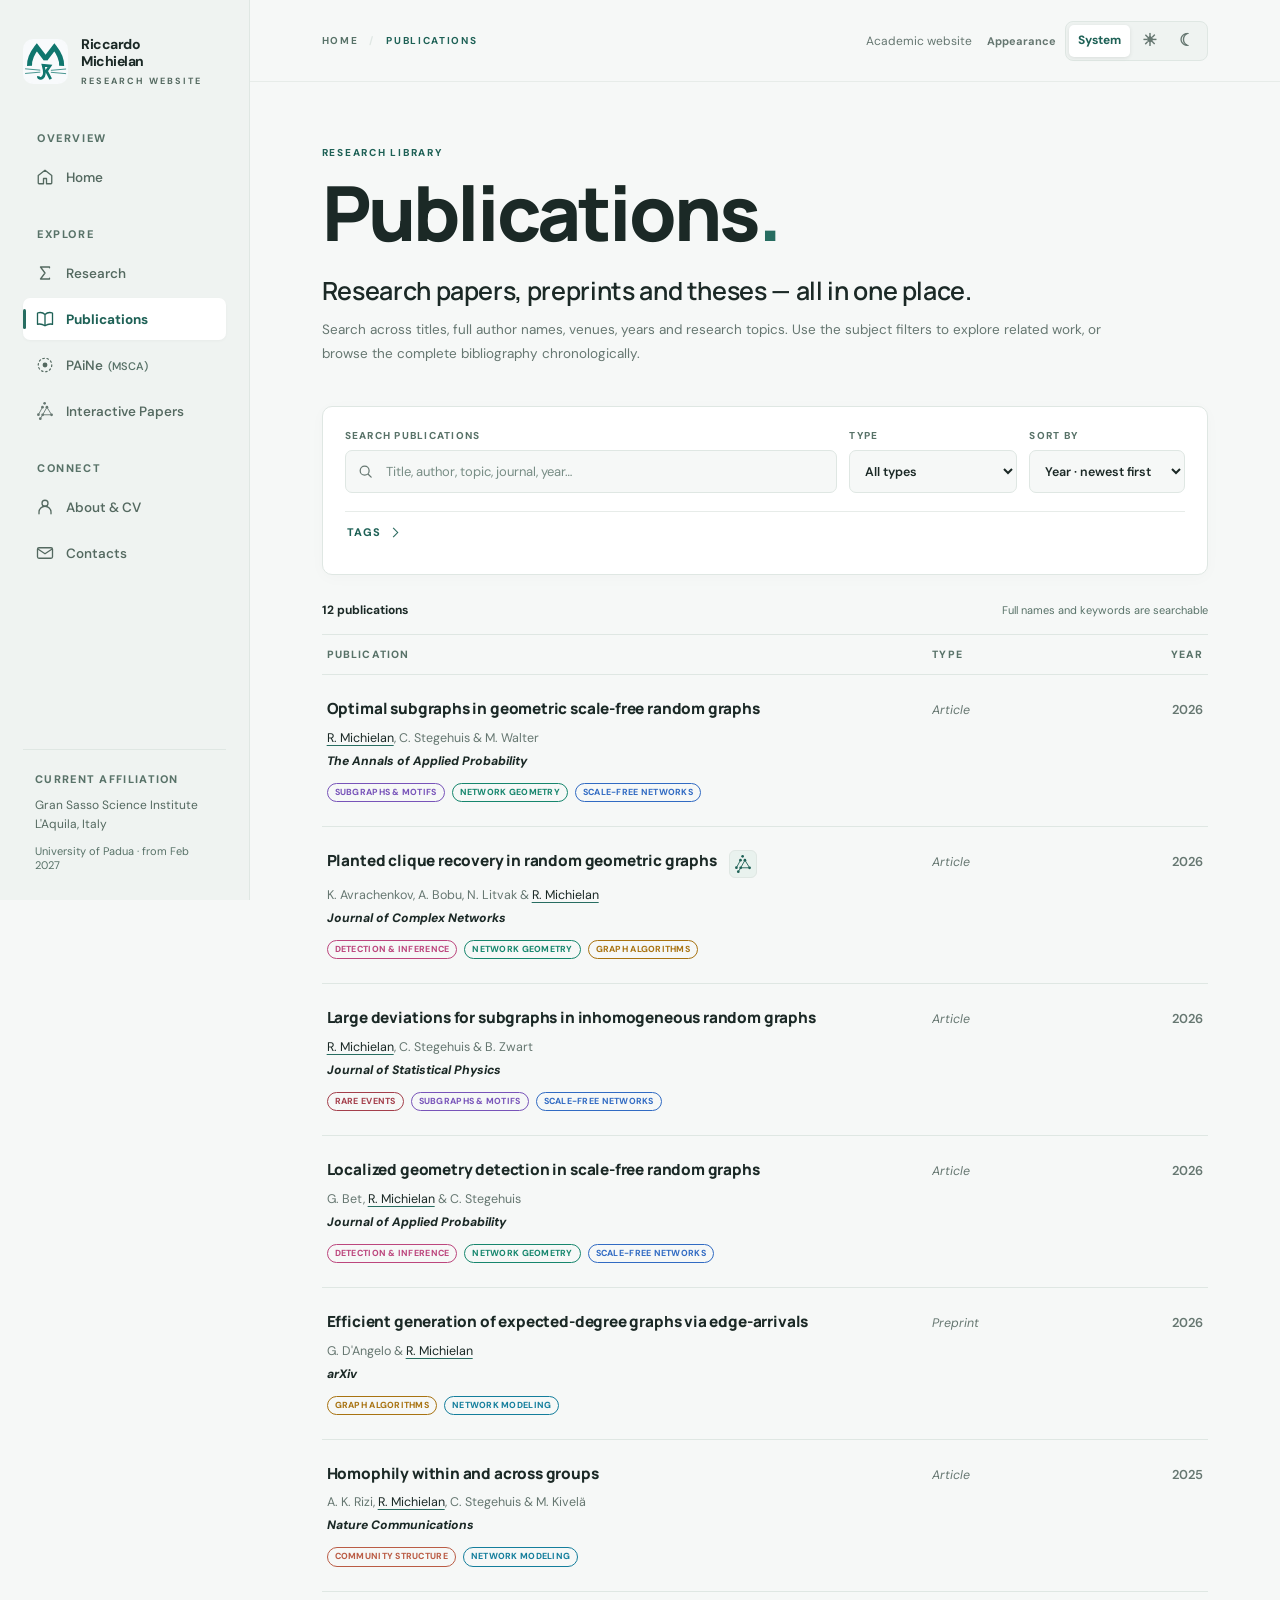
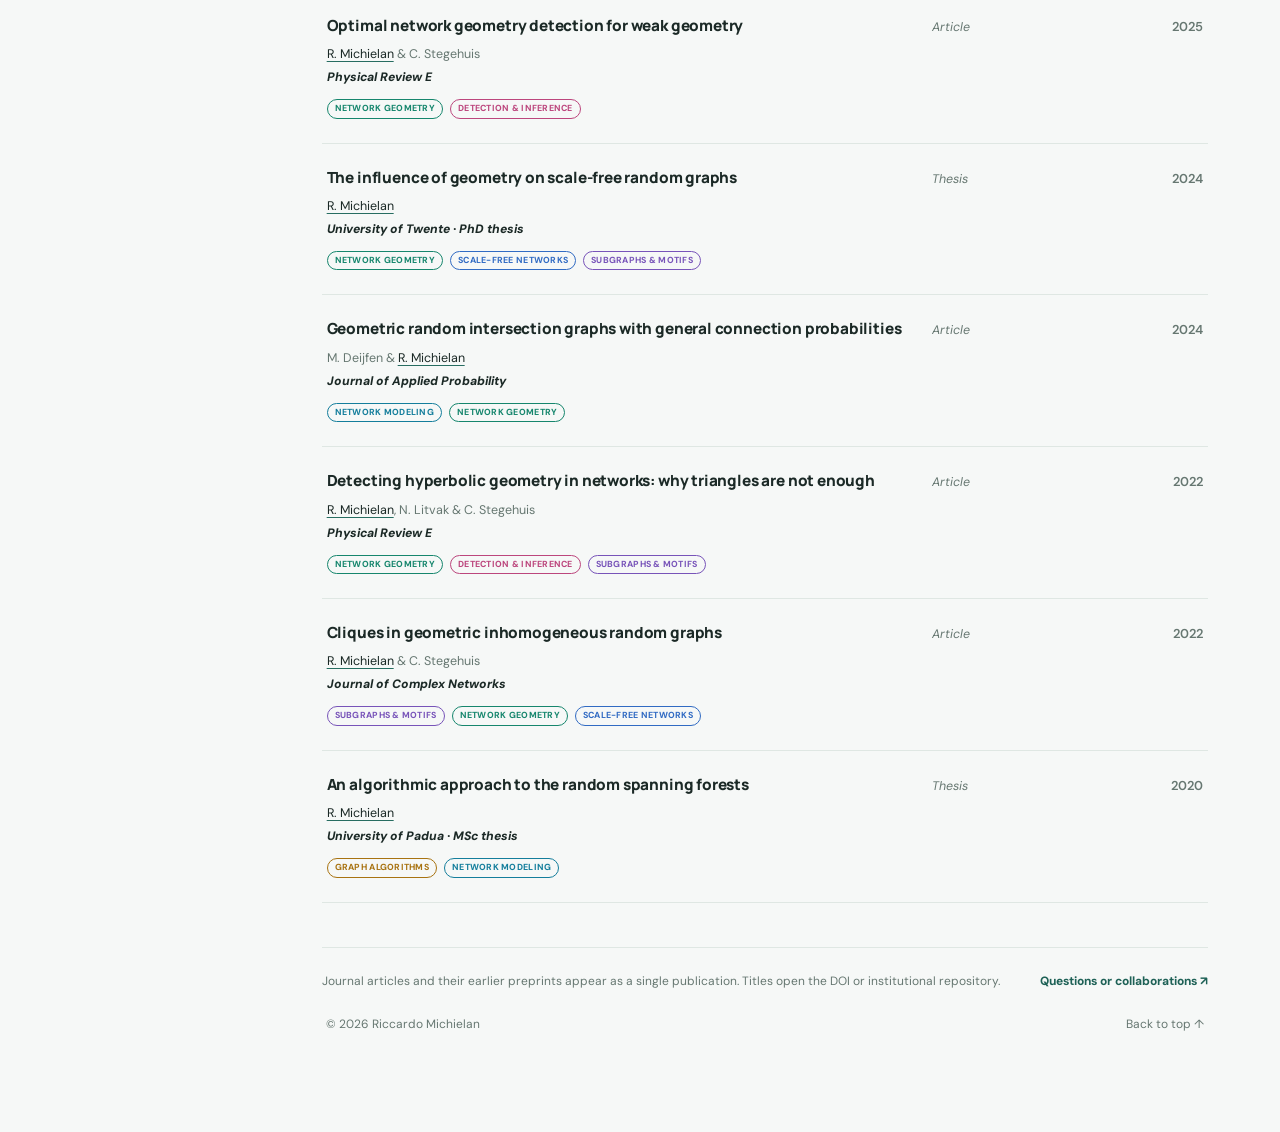
<file: publications.html>
<!DOCTYPE html>

<html data-theme="system" lang="en">
<head>
<meta charset="utf-8"/>
<meta content="width=device-width, initial-scale=1" name="viewport"/>
<meta content="light dark" name="color-scheme"/>
<meta content="Riccardo Michielan" name="author"/>
<meta content="Publications by Riccardo Michielan. Explore research papers, preprints and theses with search and topic filters." name="description"/>
<script>/* Set the saved appearance before rendering to avoid a flash. */
  (function(){var a='system';try{a=localStorage.getItem('ir-appearance')||localStorage.getItem('rm-site-appearance')||'system';}catch(e){}if(!['system','light','dark'].includes(a))a='system';var dark=a==='dark'||(a==='system'&&window.matchMedia&&matchMedia('(prefers-color-scheme: dark)').matches);document.documentElement.dataset.appearance=a;document.documentElement.dataset.theme=dark?'dark':'light';})();
  </script>
<meta content="#f6f8f7" name="theme-color"/>
<link href="assets/favicon-auto.svg?v=124" id="site-favicon" rel="icon" type="image/svg+xml"/>
<!-- SEO GENERATED: START -->
<link href="https://riccardo1803.github.io/site/publications.html" rel="canonical"/>
<meta content="index, follow, max-image-preview:large" name="robots"/>
<meta content="en_US" property="og:locale"/>
<meta content="website" property="og:type"/>
<meta content="Riccardo Michielan" property="og:site_name"/>
<meta content="Publications — Riccardo Michielan" property="og:title"/>
<meta content="Publications by Riccardo Michielan. Explore research papers, preprints and theses with search and topic filters." property="og:description"/>
<meta content="https://riccardo1803.github.io/site/publications.html" property="og:url"/>
<meta content="https://riccardo1803.github.io/site/assets/social/home.png" property="og:image"/>
<meta content="1200" property="og:image:width"/>
<meta content="630" property="og:image:height"/>
<meta content="Journal articles, preprints and theses by Riccardo Michielan." property="og:image:alt"/>
<meta content="summary_large_image" name="twitter:card"/>
<meta content="Publications — Riccardo Michielan" name="twitter:title"/>
<meta content="Publications by Riccardo Michielan. Explore research papers, preprints and theses with search and topic filters." name="twitter:description"/>
<meta content="https://riccardo1803.github.io/site/assets/social/home.png" name="twitter:image"/>
<script type="application/ld+json">{"@context":"https://schema.org","@graph":[{"@type":"WebPage","@id":"https://riccardo1803.github.io/site/publications.html#webpage","url":"https://riccardo1803.github.io/site/publications.html","name":"Publications — Riccardo Michielan","inLanguage":"en","author":{"@id":"https://riccardo1803.github.io/site/#riccardo-michielan"},"mainEntity":{"@type":"ItemList","numberOfItems":12,"itemListElement":[{"@type":"ListItem","position":1,"item":{"@type":"ScholarlyArticle","name":"Optimal subgraphs in geometric scale-free random graphs","author":[{"@type":"Person","name":"Riccardo Michielan"},{"@type":"Person","name":"Clara Stegehuis"},{"@type":"Person","name":"Matthias Walter"}],"datePublished":"2026","identifier":"https://doi.org/10.1214/26-AAP2301","url":"https://doi.org/10.1214/26-AAP2301","isPartOf":{"@type":"CreativeWork","name":"The Annals of Applied Probability"}}},{"@type":"ListItem","position":2,"item":{"@type":"ScholarlyArticle","name":"Planted clique recovery in random geometric graphs","author":[{"@type":"Person","name":"Konstantin Avrachenkov"},{"@type":"Person","name":"Andrei Bobu"},{"@type":"Person","name":"Nelly Litvak"},{"@type":"Person","name":"Riccardo Michielan"}],"datePublished":"2026","identifier":"https://doi.org/10.1093/comnet/cnag025","url":"https://doi.org/10.1093/comnet/cnag025","isPartOf":{"@type":"CreativeWork","name":"Journal of Complex Networks"}}},{"@type":"ListItem","position":3,"item":{"@type":"ScholarlyArticle","name":"Large deviations for subgraphs in inhomogeneous random graphs","author":[{"@type":"Person","name":"Riccardo Michielan"},{"@type":"Person","name":"Clara Stegehuis"},{"@type":"Person","name":"Bert Zwart"}],"datePublished":"2026","identifier":"https://doi.org/10.1007/s10955-026-03647-6","url":"https://doi.org/10.1007/s10955-026-03647-6","isPartOf":{"@type":"CreativeWork","name":"Journal of Statistical Physics"}}},{"@type":"ListItem","position":4,"item":{"@type":"ScholarlyArticle","name":"Localized geometry detection in scale-free random graphs","author":[{"@type":"Person","name":"Gianmarco Bet"},{"@type":"Person","name":"Riccardo Michielan"},{"@type":"Person","name":"Clara Stegehuis"}],"datePublished":"2026","identifier":"https://doi.org/10.1017/jpr.2025.10038","url":"https://doi.org/10.1017/jpr.2025.10038","isPartOf":{"@type":"CreativeWork","name":"Journal of Applied Probability"}}},{"@type":"ListItem","position":5,"item":{"@type":"ScholarlyArticle","name":"Efficient generation of expected-degree graphs via edge-arrivals","author":[{"@type":"Person","name":"Gianlorenzo D'Angelo"},{"@type":"Person","name":"Riccardo Michielan"}],"datePublished":"2026","identifier":"https://doi.org/10.48550/arXiv.2604.21504","url":"https://doi.org/10.48550/arXiv.2604.21504","isPartOf":{"@type":"CreativeWork","name":"arXiv"}}},{"@type":"ListItem","position":6,"item":{"@type":"ScholarlyArticle","name":"Homophily within and across groups","author":[{"@type":"Person","name":"Abbas K. Rizi"},{"@type":"Person","name":"Riccardo Michielan"},{"@type":"Person","name":"Clara Stegehuis"},{"@type":"Person","name":"Mikko Kivelä"}],"datePublished":"2025","identifier":"https://doi.org/10.1038/s41467-025-66415-2","url":"https://doi.org/10.1038/s41467-025-66415-2","isPartOf":{"@type":"CreativeWork","name":"Nature Communications"}}},{"@type":"ListItem","position":7,"item":{"@type":"ScholarlyArticle","name":"Optimal network geometry detection for weak geometry","author":[{"@type":"Person","name":"Riccardo Michielan"},{"@type":"Person","name":"Clara Stegehuis"}],"datePublished":"2025","identifier":"https://doi.org/10.1103/l6dm-zk46","url":"https://doi.org/10.1103/l6dm-zk46","isPartOf":{"@type":"CreativeWork","name":"Physical Review E"}}},{"@type":"ListItem","position":8,"item":{"@type":"ScholarlyArticle","name":"Geometric random intersection graphs with general connection probabilities","author":[{"@type":"Person","name":"Maria Deijfen"},{"@type":"Person","name":"Riccardo Michielan"}],"datePublished":"2024","identifier":"https://doi.org/10.1017/jpr.2024.18","url":"https://doi.org/10.1017/jpr.2024.18","isPartOf":{"@type":"CreativeWork","name":"Journal of Applied Probability"}}},{"@type":"ListItem","position":9,"item":{"@type":"CreativeWork","name":"The influence of geometry on scale-free random graphs","author":[{"@type":"Person","name":"Riccardo Michielan"}],"datePublished":"2024","identifier":"https://doi.org/10.3990/1.9789036563574","url":"https://doi.org/10.3990/1.9789036563574","isPartOf":{"@type":"CreativeWork","name":"University of Twente"}}},{"@type":"ListItem","position":10,"item":{"@type":"ScholarlyArticle","name":"Detecting hyperbolic geometry in networks: why triangles are not enough","author":[{"@type":"Person","name":"Riccardo Michielan"},{"@type":"Person","name":"Nelly Litvak"},{"@type":"Person","name":"Clara Stegehuis"}],"datePublished":"2022","identifier":"https://doi.org/10.1103/PhysRevE.106.054303","url":"https://doi.org/10.1103/PhysRevE.106.054303","isPartOf":{"@type":"CreativeWork","name":"Physical Review E"}}},{"@type":"ListItem","position":11,"item":{"@type":"ScholarlyArticle","name":"Cliques in geometric inhomogeneous random graphs","author":[{"@type":"Person","name":"Riccardo Michielan"},{"@type":"Person","name":"Clara Stegehuis"}],"datePublished":"2022","identifier":"https://doi.org/10.1093/comnet/cnac002","url":"https://doi.org/10.1093/comnet/cnac002","isPartOf":{"@type":"CreativeWork","name":"Journal of Complex Networks"}}},{"@type":"ListItem","position":12,"item":{"@type":"CreativeWork","name":"An algorithmic approach to the random spanning forests","author":[{"@type":"Person","name":"Riccardo Michielan"}],"datePublished":"2020","url":"https://thesis.unipd.it/handle/20.500.12608/21922","isPartOf":{"@type":"CreativeWork","name":"University of Padua"}}}]}}]}</script>
<!-- SEO GENERATED: END -->
<title>Publications — Riccardo Michielan</title>
<link href="assets/styles/site-core.css" rel="stylesheet"/>
<link href="assets/styles/editorial-foundation.css" rel="stylesheet"/>
<link href="assets/publications.css" rel="stylesheet"/>
<link href="assets/styles/brand-navigation.css" rel="stylesheet"/>
<link href="assets/styles/site-refinements.css" rel="stylesheet"/>



<link href="https://fonts.googleapis.com" rel="preconnect"/>
<link crossorigin="anonymous" href="https://fonts.gstatic.com" rel="preconnect"/>

</head>
<body>
<svg aria-hidden="true" style="position:absolute;width:0;height:0;overflow:hidden" xmlns="http://www.w3.org/2000/svg">
<symbol id="i-home" viewbox="0 0 24 24"><path d="m3 10 9-7 9 7v10a1 1 0 0 1-1 1h-6v-7h-4v7H4a1 1 0 0 1-1-1z"></path></symbol>
<symbol id="i-network" viewbox="0 0 24 24"><circle cx="6" cy="5" r="2"></circle><circle cx="18" cy="6" r="2"></circle><circle cx="12" cy="19" r="2"></circle><circle cx="3" cy="16" r="2"></circle><path d="M7.7 6 10.8 17M16.5 7.5 13 17.4M5 14.4l1-7.4"></path></symbol>
<symbol id="i-book" viewbox="0 0 24 24"><path d="M12 6c-3-3-7-3-10-2v15c4-1 7 0 10 2 3-2 6-3 10-2V4c-3-1-7-1-10 2Zm0 0v15"></path></symbol>
<symbol id="i-layers" viewbox="0 0 24 24"><path d="m12 3 9 5-9 5-9-5 9-5Zm-9 9 9 5 9-5M3 16l9 5 9-5"></path></symbol>
<symbol id="i-user" viewbox="0 0 24 24"><circle cx="12" cy="7" r="4"></circle><path d="M4 21v-2a8 8 0 0 1 16 0v2"></path></symbol>
<symbol id="i-mail" viewbox="0 0 24 24"><rect height="14" rx="2" width="20" x="2" y="5"></rect><path d="m3 7 9 6 9-6"></path></symbol>
<symbol id="i-arrow" viewbox="0 0 24 24"><path d="M4 12h16m-6-6 6 6-6 6"></path></symbol>
<symbol id="i-download" viewbox="0 0 24 24"><path d="M12 3v12m-4-4 4 4 4-4M4 17v4h16v-4"></path></symbol>
<symbol id="i-check" viewbox="0 0 24 24"><path d="m5 12 5 5L20 6"></path></symbol>
<symbol id="i-menu" viewbox="0 0 24 24"><path d="M4 6h16M4 12h16M4 18h16"></path></symbol>
<symbol id="i-search" viewbox="0 0 24 24"><path d="m20 20-4.2-4.2"></path><circle cx="10.8" cy="10.8" r="6.3"></circle></symbol></svg>
<div class="shell">
<aside aria-label="Primary navigation" class="sidebar" id="sidebar">
<a aria-label="Riccardo Michielan homepage" class="brand" href="index.html">
<div aria-hidden="true" class="brandmark"><img alt="" class="site-logo-light" height="39" src="assets/logo-mitch-light.svg?v=124" width="39"/><img alt="" class="site-logo-dark" height="39" src="assets/logo-mitch-dark.svg?v=124" width="39"/></div>
<div><div class="brand-name">Riccardo<br/>Michielan</div><div class="brand-sub">Research website</div></div>
</a>
<nav class="side-nav">
<div><p class="nav-label">OVERVIEW</p><div class="nav-list"><a class="nav-link" href="index.html"><svg class="ico"><use href="#i-home"></use></svg>Home</a></div></div>
<div><p class="nav-label">EXPLORE</p><div class="nav-list">
<a class="nav-link" href="research.html"><svg aria-hidden="true" class="ico" fill="none" stroke="currentColor" stroke-linecap="round" stroke-linejoin="round" stroke-width="1.75" viewbox="0 0 24 24"><path d="M18 5V4H6l6 8-6 8h12v-1"></path></svg>Research</a>
<a aria-current="page" class="nav-link active" href="publications.html"><svg class="ico"><use href="#i-book"></use></svg>Publications</a><a class="nav-link" href="paine.html"><svg aria-hidden="true" class="ico paine-nav-icon" viewbox="0 0 24 24"><circle cx="12" cy="12" fill="currentColor" r="3.25" stroke="none"></circle><circle cx="12" cy="12" fill="none" r="9" stroke="currentColor" stroke-dasharray="2.1 3.5" stroke-width="1.6"></circle></svg><span class="nav-paine-label">PAiNe <small>(MSCA)</small></span></a>
<a class="nav-link" href="interactive-papers.html"><span aria-hidden="true" class="nav-special-icon"></span>Interactive Papers</a>
</div></div>
<div><p class="nav-label">CONNECT</p><div class="nav-list">
<a class="nav-link" href="about.html"><svg class="ico"><use href="#i-user"></use></svg>About &amp; CV</a>
<a class="nav-link" href="contacts.html"><svg class="ico"><use href="#i-mail"></use></svg>Contacts</a>
</div></div>
</nav>
<div class="sidebar-foot"><span class="key">CURRENT AFFILIATION</span><span class="where">Gran Sasso Science Institute<br/>L'Aquila, Italy</span><span class="tiny">University of Padua · from Feb 2027</span></div>
</aside>
<main class="main" id="top">
<header class="topbar">
<button aria-controls="sidebar" aria-expanded="false" aria-label="Open navigation" class="mobile-menu-btn" id="navToggle"><svg class="ico"><use href="#i-menu"></use></svg></button>
<div class="breadcrumbs"><a href="index.html">Home</a><span class="slash">/</span><span>Publications</span></div>
<div class="top-actions"><span class="top-year">Academic website</span><div aria-label="Appearance" class="appearance" role="group"><span class="appearance-label">Appearance</span><div class="appearance-buttons"><button aria-label="Follow system appearance" aria-pressed="true" id="theme-system" title="Use system appearance" type="button">System</button><button aria-label="Light appearance" aria-pressed="false" id="theme-light" title="Light appearance" type="button"><span aria-hidden="true" class="appearance-icon">☀</span></button><button aria-label="Dark appearance" aria-pressed="false" id="theme-dark" title="Dark appearance" type="button"><span aria-hidden="true" class="appearance-icon">☾</span></button></div></div></div>
</header>
<div class="content">
<section aria-labelledby="publications-page-title" class="pub-hero">
<div class="small-overline">RESEARCH LIBRARY</div>
<h1 id="publications-page-title">Publications<span class="accent-dot">.</span></h1>
<p class="pub-lead">Research papers, preprints and theses — all in one place.</p>
<p class="pub-sublead">Search across titles, full author names, venues, years and research topics. Use the subject filters to explore related work, or browse the complete bibliography chronologically.</p>
</section>
<section aria-label="Search and filter publications" class="pub-controls">
<div class="pub-tools">
<div class="pub-search-field"><label class="pub-field-label" for="pub-search">Search publications</label><div class="pub-search-frame">
<svg aria-hidden="true" class="ico"><use href="#i-search"></use></svg>
<input aria-label="Search titles, full author names, journals, keywords, and years" autocomplete="off" id="pub-search" placeholder="Title, author, topic, journal, year…" spellcheck="false" type="search"/>
<button aria-label="Clear search" hidden="" id="pub-search-clear" title="Clear search" type="button">×</button>
</div></div>
<div><label class="pub-field-label" for="pub-type-filter">Type</label><select class="pub-select" id="pub-type-filter"><option value="all">All types</option><option value="Article">Article</option><option value="Preprint">Preprint</option><option value="Thesis">Thesis</option></select></div>
<div><label class="pub-field-label" for="pub-sort">Sort by</label><select class="pub-select" id="pub-sort"><option value="year">Year · newest first</option><option value="title">Title · A–Z</option></select></div>
</div>
<details class="pub-tags-disclosure" id="pub-tags-disclosure"><summary class="pub-tags-summary">Tags <span aria-hidden="true" class="pub-tags-chevron"></span></summary><div class="pub-filter-head"><button class="pub-filter-reset" id="pub-reset" type="button">Clear all filters</button></div><div aria-label="Topic filters" class="pub-tag-filters" id="pub-filter-chips"></div></details>
</section>
<section aria-label="Publication results" id="publication-results">
<div class="pub-result-line"><strong aria-live="polite" id="pub-result-count">12 publications</strong><span class="pub-result-note">Full names and keywords are searchable</span></div>
<div aria-hidden="true" class="pub-table-head"><span>Publication</span><span>Type</span><span>Year</span></div>
<div class="pub-records" id="pub-list">
<!-- SEO PUBLICATIONS FALLBACK: START -->
<article class="pub-record" id="pub-optimal-subgraphs"><div class="pub-info"><div class="pub-title-line"><a class="pub-record-title" href="https://doi.org/10.1214/26-AAP2301">Optimal subgraphs in geometric scale-free random graphs</a></div><div class="pub-record-authors">R. Michielan, C. Stegehuis, M. Walter</div><div class="pub-record-venue">The Annals of Applied Probability</div></div><div class="pub-type">Article</div><div class="pub-year">2026</div></article>
<article class="pub-record" id="pub-planted-clique"><div class="pub-info"><div class="pub-title-line"><a class="pub-record-title" href="https://doi.org/10.1093/comnet/cnag025">Planted clique recovery in random geometric graphs</a><a class="pub-ip-badge" href="interactive-papers/planted-cliques-rgg/" aria-label="Open interactive version of Planted clique recovery in random geometric graphs" title="Open Interactive Paper"><span class="ip-brand-icon pub-ip-icon" aria-hidden="true"></span></a></div><div class="pub-record-authors">K. Avrachenkov, A. Bobu, N. Litvak, R. Michielan</div><div class="pub-record-venue">Journal of Complex Networks</div></div><div class="pub-type">Article</div><div class="pub-year">2026</div></article>
<article class="pub-record" id="pub-large-deviations"><div class="pub-info"><div class="pub-title-line"><a class="pub-record-title" href="https://doi.org/10.1007/s10955-026-03647-6">Large deviations for subgraphs in inhomogeneous random graphs</a></div><div class="pub-record-authors">R. Michielan, C. Stegehuis, B. Zwart</div><div class="pub-record-venue">Journal of Statistical Physics</div></div><div class="pub-type">Article</div><div class="pub-year">2026</div></article>
<article class="pub-record" id="pub-localized-geometry"><div class="pub-info"><div class="pub-title-line"><a class="pub-record-title" href="https://doi.org/10.1017/jpr.2025.10038">Localized geometry detection in scale-free random graphs</a></div><div class="pub-record-authors">G. Bet, R. Michielan, C. Stegehuis</div><div class="pub-record-venue">Journal of Applied Probability</div></div><div class="pub-type">Article</div><div class="pub-year">2026</div></article>
<article class="pub-record" id="pub-efficient-generation"><div class="pub-info"><div class="pub-title-line"><a class="pub-record-title" href="https://doi.org/10.48550/arXiv.2604.21504">Efficient generation of expected-degree graphs via edge-arrivals</a></div><div class="pub-record-authors">G. D&#x27;Angelo, R. Michielan</div><div class="pub-record-venue">arXiv</div></div><div class="pub-type">Preprint</div><div class="pub-year">2026</div></article>
<article class="pub-record" id="pub-homophily"><div class="pub-info"><div class="pub-title-line"><a class="pub-record-title" href="https://doi.org/10.1038/s41467-025-66415-2">Homophily within and across groups</a></div><div class="pub-record-authors">A. K. Rizi, R. Michielan, C. Stegehuis, M. Kivelä</div><div class="pub-record-venue">Nature Communications</div></div><div class="pub-type">Article</div><div class="pub-year">2025</div></article>
<article class="pub-record" id="pub-optimal-geometry"><div class="pub-info"><div class="pub-title-line"><a class="pub-record-title" href="https://doi.org/10.1103/l6dm-zk46">Optimal network geometry detection for weak geometry</a></div><div class="pub-record-authors">R. Michielan, C. Stegehuis</div><div class="pub-record-venue">Physical Review E</div></div><div class="pub-type">Article</div><div class="pub-year">2025</div></article>
<article class="pub-record" id="pub-phd-thesis"><div class="pub-info"><div class="pub-title-line"><a class="pub-record-title" href="https://doi.org/10.3990/1.9789036563574">The influence of geometry on scale-free random graphs</a></div><div class="pub-record-authors">R. Michielan</div><div class="pub-record-venue">University of Twente</div></div><div class="pub-type">Thesis</div><div class="pub-year">2024</div></article>
<article class="pub-record" id="pub-intersection-graphs"><div class="pub-info"><div class="pub-title-line"><a class="pub-record-title" href="https://doi.org/10.1017/jpr.2024.18">Geometric random intersection graphs with general connection probabilities</a></div><div class="pub-record-authors">M. Deijfen, R. Michielan</div><div class="pub-record-venue">Journal of Applied Probability</div></div><div class="pub-type">Article</div><div class="pub-year">2024</div></article>
<article class="pub-record" id="pub-hyperbolic-geometry"><div class="pub-info"><div class="pub-title-line"><a class="pub-record-title" href="https://doi.org/10.1103/PhysRevE.106.054303">Detecting hyperbolic geometry in networks: why triangles are not enough</a></div><div class="pub-record-authors">R. Michielan, N. Litvak, C. Stegehuis</div><div class="pub-record-venue">Physical Review E</div></div><div class="pub-type">Article</div><div class="pub-year">2022</div></article>
<article class="pub-record" id="pub-cliques-girg"><div class="pub-info"><div class="pub-title-line"><a class="pub-record-title" href="https://doi.org/10.1093/comnet/cnac002">Cliques in geometric inhomogeneous random graphs</a></div><div class="pub-record-authors">R. Michielan, C. Stegehuis</div><div class="pub-record-venue">Journal of Complex Networks</div></div><div class="pub-type">Article</div><div class="pub-year">2022</div></article>
<article class="pub-record" id="pub-msc-thesis"><div class="pub-info"><div class="pub-title-line"><a class="pub-record-title" href="https://thesis.unipd.it/handle/20.500.12608/21922">An algorithmic approach to the random spanning forests</a></div><div class="pub-record-authors">R. Michielan</div><div class="pub-record-venue">University of Padua</div></div><div class="pub-type">Thesis</div><div class="pub-year">2020</div></article>
<!-- SEO PUBLICATIONS FALLBACK: END -->
</div>
<div class="pub-empty" id="pub-empty" role="status"><h2>No publications found</h2><p>Try a different term, remove a topic filter, or search by a coauthor’s full name.</p><button id="pub-clear-all" type="button">Show all publications</button></div>
</section>
<div class="pub-outro"><span>Journal articles and their earlier preprints appear as a single publication. Titles open the DOI or institutional repository.</span><a href="contacts.html">Questions or collaborations ↗</a></div>
<footer class="site-footer"><span>© 2026 Riccardo Michielan</span><a href="#top">Back to top <span aria-hidden="true">↑</span></a></footer>
</div>
</main>
</div>
<script src="assets/site-shell.js"></script>
<script defer="True" src="assets/publications.js"></script></body>
</html>
</file>
<file: assets/styles/site-core.css>
@import url('https://fonts.googleapis.com/css2?family=DM+Sans:wght@400;450;500;550;600;650;700&family=Manrope:wght@400;500;600;700;800&display=swap');
    :root {
      font-family: 'DM Sans', 'Segoe UI', sans-serif;
      color-scheme: light;
      --bg: #f6f8f7; --panel: #fff; --sidebar: #eff3f1; --text: #1b2926; --muted: #667771;
      --subtle:#587268; --border: #dfe7e3; --line: #e7ece9; --accent: #276d61;
      --accent-strong:#1c5b51; --accent-soft:#e9f2ee; --accent-ink:#1e6156;
      --pill:#f2f6f4; --shadow: 0 13px 40px rgba(24,55,45,.07); --portrait-stroke:#dbe7e1;
      --photo-caption:#eff5f1; --noise: rgba(39,109,97,.035);
    }
    html[data-theme="dark"] { color-scheme: dark; --bg:#17191d; --panel:#25282d; --sidebar:#1e2125; --text:#edf0ee; --muted:#afb8ba; --subtle:#99a7aa; --border:#42484c; --line:#363d41; --accent:#83c8b4; --accent-strong:#a0dcc8; --accent-soft:#2a3735; --accent-ink:#b2e4d4; --pill:#30373a; --shadow:0 15px 38px rgba(0,0,0,.25);--portrait-stroke:#454c50; --photo-caption:#303638;--noise: rgba(115,198,168,.02);}
    @media(prefers-color-scheme:dark) { html[data-theme="system"] { color-scheme: dark; --bg:#17191d; --panel:#25282d; --sidebar:#1e2125; --text:#edf0ee; --muted:#afb8ba; --subtle:#99a7aa; --border:#42484c; --line:#363d41; --accent:#83c8b4; --accent-strong:#a0dcc8; --accent-soft:#2a3735; --accent-ink:#b2e4d4; --pill:#30373a; --shadow:0 15px 38px rgba(0,0,0,.25);--portrait-stroke:#454c50; --photo-caption:#303638;--noise:rgba(115,198,168,.02); } }
    *, *::before, *::after { box-sizing: border-box; }
    html { scroll-behavior:smooth; scroll-padding-top:40px; }
    body { margin:0; background:var(--bg); color:var(--text); font-size:15px; -webkit-font-smoothing:antialiased; }
    button, select { font:inherit; }
    a {color:inherit;text-decoration:none;} a:focus-visible, button:focus-visible, select:focus-visible { outline:3px solid var(--accent);outline-offset:3px; }
    .ico { width:18px;height:18px;stroke:currentColor;stroke-width:1.75;fill:none;stroke-linecap:round;stroke-linejoin:round;flex:none; }
    .shell { min-height:100vh;display:grid;grid-template-columns:250px minmax(0,1fr); }
    .sidebar { background:var(--sidebar);border-right:1px solid var(--border);padding:36px 23px 28px;display:flex;flex-direction:column;gap:44px; min-height:100vh; position:sticky;top:0;height:100vh; }
    .brand {display:flex;align-items:center;gap:13px;}
    .brandmark { width:42px;height:42px;border:1px solid var(--border);border-radius:12px;background:var(--panel);display:grid;place-items:center;color:var(--accent);flex:none; }
    .brand-name{font-size:14px;font-weight:750;letter-spacing:-.45px;line-height:1.22;}
    .brand-sub{margin-top:5px;text-transform:uppercase;font-size:9px;letter-spacing:2px;color:var(--muted);font-weight:700;}
    .side-nav {display:flex;flex-direction:column;gap:29px;}
    .nav-label {padding-left:14px;margin:0 0 11px;color:var(--subtle);font-weight:800;font-size:11px;letter-spacing:1.6px;}
    .nav-list {display:flex;flex-direction:column;gap:4px;}
    .nav-link {display:flex;align-items:center;gap:12px;padding:12px 13px;border-radius:10px;color:var(--muted);font-size:13.5px;font-weight:550;transition:background .15s,color .15s;}
    .nav-link:hover {background:var(--accent-soft);color:var(--accent-ink)}
    .nav-link.active {background:var(--panel);color:var(--accent-ink);box-shadow:0 1px 3px rgba(0,0,0,.035);font-weight:750;position:relative;}
    .nav-link.active::before {content:'';position:absolute;left:0;top:11px;bottom:11px;width:3px;border-radius:10px;background:var(--accent);}
    .sidebar-foot { margin-top:auto;border-top:1px solid var(--border);padding:22px 12px 0;display:flex;flex-direction:column;gap:10px; }
    .sidebar-foot .key {color:var(--subtle);font-size:11px;letter-spacing:1.3px;font-weight:800;}
    .sidebar-foot .where {color:var(--muted);font-size:12px;line-height:1.6;}
    .sidebar-foot .tiny {color:var(--subtle);font-size:11px;}
    .main {min-width:0;}
    .topbar {min-height:82px;border-bottom:1px solid var(--line);display:flex;align-items:center;justify-content:space-between;padding:0 clamp(32px,5.6vw,90px);gap:12px;}
    .breadcrumbs {display:flex;align-items:center;gap:11px;color:var(--subtle);font-weight:700;font-size:10px;letter-spacing:1.7px;text-transform:uppercase;}
    .breadcrumbs span:last-child{color:var(--accent-ink);}
    .breadcrumbs .slash{color:var(--border);}
    .top-actions {display:flex;align-items:center;gap:15px;}
    .top-year {color:var(--muted);font-size:12px;}
    /* Reuses Interactive Research's three-way appearance control: System / sun / moon. */
    .appearance {display:flex;align-items:center;gap:9px;color:var(--muted);font-size:12px;}
    .appearance-label{font-weight:700;font-size:11px;color:var(--muted)}
    .appearance-buttons {display:inline-flex;align-items:center;gap:2px;padding:3px;border:1px solid var(--border);border-radius:11px;background:var(--sidebar);}
    .appearance-buttons button {cursor:pointer;min-width:35px;min-height:32px;padding:7px 9px;line-height:1.1;border:0;border-radius:7px;background:transparent;color:var(--muted);font-size:12px;font-weight:750;}
    .appearance-buttons button[aria-pressed="true"] {background:var(--panel);color:var(--accent-ink);box-shadow:0 1px 4px rgba(0,0,0,.09);}
    .appearance-buttons button:hover{color:var(--text);}
    .appearance-buttons .appearance-icon {font-size:17px;line-height:1;display:block;}
    .appearance-buttons button:focus-visible{outline:2px solid var(--accent);outline-offset:2px;}
    .mobile-menu-btn {display:none;}
    .content {max-width:1380px;margin:0 auto;padding:0 clamp(32px,5.6vw,90px) 100px;}
    .hero {display:grid;grid-template-columns:minmax(0,1fr) 308px;align-items:center;gap:clamp(30px,5vw,78px);padding-top:48px;padding-bottom:38px;}
    .hero-copy {padding:13px 0 0;}
    .eyebrow {display:flex;gap:10px;align-items:center;color:var(--accent-ink);letter-spacing:1.9px;font-size:10.5px;font-weight:800;text-transform:uppercase;}
    .eyebrow:before {content:'';height:7px;width:7px;border-radius:50%;background:var(--accent);box-shadow:0 0 0 4px var(--accent-soft);}
    h1,h2,h3 {font-family:'Manrope','Segoe UI',sans-serif;}
    h1 {font-size:clamp(46px,4.45vw,70px);line-height:1.075;letter-spacing:-3.2px;margin:24px 0 18px;font-weight:800;}
    h1 span{display:block;} h1 i{font-style:normal;color:var(--accent);}
    .hero-discipline {font-size:clamp(20px,2.05vw,27px);line-height:1.35;letter-spacing:-.7px;font-weight:650;margin:0 0 20px;max-width:590px;}
    .hero-description {font-size:15.5px;line-height:1.75;color:var(--muted);max-width:560px;margin:0;}
    .status {display:flex;align-items:flex-start;gap:11px;background:var(--accent-soft);border:1px solid var(--border);border-radius:10px;max-width:575px;margin-top:25px;padding:13px 15px;}
    .status-symbol {background:var(--accent);color:var(--panel);border-radius:50%;display:flex;align-items:center;justify-content:center;width:21px;height:21px;flex:none;margin-top:1px;}
    .status-symbol .ico{width:13px;height:13px;stroke-width:2.4;}
    .status strong {font-size:12.5px;color:var(--accent-ink);font-weight:800;display:block;line-height:1.35;}
    .status p{font-size:12px;color:var(--muted);line-height:1.5;margin:3px 0 0;}
    .actions {display:flex;align-items:center;flex-wrap:wrap;gap:12px;margin-top:27px;}
    .btn {border-radius:10px;padding:13px 18px;display:inline-flex;align-items:center;gap:9px;font-weight:750;font-size:13px;line-height:1;border:1px solid transparent;transition:transform .15s,background .15s;}
    .btn:hover{transform:translateY(-2px);}
    .btn.primary {background:var(--accent);color:#fff;box-shadow:0 6px 18px rgba(39,109,97,.13);}
    .btn.primary:hover {background:var(--accent-strong)}
    html[data-theme="dark"] .btn.primary {color:#122720;}
    .btn.secondary {background:var(--panel);border-color:var(--border);color:var(--text);}
    .btn.secondary:hover{border-color:var(--accent)}
    .text-link {display:inline-flex;align-items:center;gap:7px;font-weight:700;color:var(--accent-ink);font-size:12.5px;padding:10px 3px;}
    .text-link:hover{text-decoration:underline;text-underline-offset:4px;}
    .photo-area {position:relative;width:100%;max-width:300px;justify-self:end;}
    .photo-corner {position:absolute;z-index:0;right:-16px;top:-16px;width:90px;height:90px;border-top:2px solid var(--accent);border-right:2px solid var(--accent);border-radius:0 15px 0 0;opacity:.6;}
    .portrait-frame{position:relative;z-index:1;background:var(--panel);padding:9px;border-radius:19px;border:1px solid var(--portrait-stroke);box-shadow:var(--shadow);}
    .portrait-frame img {width:100%;height:316px;object-fit:cover;object-position:center 44%;display:block;border-radius:12px;background:#d3d5cf;}
    .feature-section {border-top:1px solid var(--border);padding:28px 0 0;}
    .section-kicker {display:flex;align-items:center;justify-content:space-between;gap:14px;margin-bottom:18px;}
    .section-kicker h2 {font-size:12px;letter-spacing:1.8px;margin:0;font-weight:800;text-transform:uppercase;}
    .section-kicker span {font-size:11.5px;color:var(--muted);}
    .feature-grid {display:grid;grid-template-columns:1fr 1fr;gap:17px;}
    .feature {background:var(--panel);border:1px solid var(--border);border-radius:15px;display:flex;align-items:flex-start;gap:18px;padding:23px 24px;min-height:182px;box-shadow:0 2px 9px rgba(20,50,38,.025);}
    .feature-icon {flex:none;display:grid;place-items:center;width:47px;height:47px;border-radius:12px;background:var(--accent-soft);color:var(--accent-ink);}
    .feature-icon svg{width:26px;height:26px;}
    .feature-label {font-size:10px;color:var(--accent-ink);font-weight:800;letter-spacing:1.4px;text-transform:uppercase;}
    .feature h3 {font-size:20px;letter-spacing:-.55px;margin:6px 0 7px;line-height:1.24;}
    .feature p {font-size:12.8px;color:var(--muted);margin:0 0 11px;line-height:1.57;}
    .feature p strong{color:var(--text);font-weight:700;}
    .feature a{color:var(--accent-ink);display:inline-flex;align-items:center;gap:6px;font-size:12px;font-weight:750;}
    .feature a:hover{text-decoration:underline;text-underline-offset:3px;}
    .below-section{margin-top:83px;padding-top:31px;border-top:1px solid var(--border);}
    .below-section h2{font-size:26px;letter-spacing:-.9px;margin:0 0 12px;}
    .below-section .intro{font-size:14px;color:var(--muted);line-height:1.7;margin:0 0 22px;max-width:780px;}
    .directions {display:grid;grid-template-columns:repeat(3,1fr);gap:16px;}
    .direction {background:var(--panel);border:1px solid var(--border);border-radius:12px;padding:22px;}
    .direction span{font-size:11px;letter-spacing:1px;color:var(--accent-ink);font-weight:800;}
    .direction h3{font-size:17px;margin:11px 0 9px;letter-spacing:-.3px;}
    .direction p{font-size:13px;color:var(--muted);line-height:1.6;margin:0;}
    .paper {display:flex;justify-content:space-between;align-items:center;gap:20px;padding:20px 4px;border-bottom:1px solid var(--border);}
    .paper h3{font-size:15px;font-weight:700;margin:0 0 6px;}
    .paper p{font-size:12px;color:var(--muted);margin:0;}
    .paper .arrow {color:var(--accent);font-size:18px;}
    .aboutgrid {display:grid;grid-template-columns:1fr 1fr;gap:24px;}
    .aboutgrid p {font-size:14px;line-height:1.8;color:var(--muted);margin:0;}
    .footer {padding:42px 0 0;margin-top:65px;border-top:1px solid var(--border);display:flex;justify-content:space-between;gap:24px;align-items:center;color:var(--muted);font-size:12px;}
    .footer a {color:var(--accent-ink);text-decoration:underline;text-underline-offset:4px;}
    @media (max-width:1250px) {
      .shell{grid-template-columns:225px minmax(0,1fr)}.sidebar{padding:30px 17px 23px;gap:34px}
      .content{padding-left:38px;padding-right:38px}.topbar{padding-left:38px;padding-right:38px}
      .hero{grid-template-columns:minmax(0,1fr) 278px;gap:32px;padding-top:43px;}
      h1{font-size:clamp(43px,4.35vw,59px)}.portrait-frame img{height:287px}.photo-area{max-width:270px}
      .feature{padding:21px 17px;gap:12px}
    }
    @media (max-width:920px) {
      .shell {display:block;}.sidebar{width:min(300px,86vw);height:100dvh;position:fixed;z-index:100;left:0;top:0;transform:translateX(-102%);transition:transform .2s;box-shadow:var(--shadow)}
      body.nav-open .sidebar{transform:none;} body.nav-open::after{content:'';position:fixed;inset:0;background:rgba(0,0,0,.35);z-index:90;}
      .topbar{height:68px;min-height:68px;padding:0 30px;}.content{padding:0 30px 70px}
      .mobile-menu-btn{display:grid;place-items:center;background:var(--panel);border:1px solid var(--border);border-radius:9px;width:37px;height:37px;color:var(--text);cursor:pointer;}
      .breadcrumbs {margin-right:auto;}.top-year{display:none;}
      .hero{grid-template-columns:minmax(0,1fr) 240px;gap:22px;}.portrait-frame img{height:253px;}.photo-area{max-width:237px} h1{letter-spacing:-2px;font-size:49px;}
      .feature{flex-direction:column;}
    }
    @media(max-width:660px) {
      .topbar{padding:0 20px;gap:9px;}.breadcrumbs{font-size:9px;gap:7px;letter-spacing:1px;}.content{padding:0 21px 60px;}
      .appearance-label{display:none;}.appearance-buttons button{min-width:33px;min-height:34px;padding:7px 7px;}
      .hero{display:flex;flex-direction:column;align-items:stretch;padding:27px 0 29px;gap:18px;}
      .hero-copy{display:contents;}
      .hero-head{order:1;}
      .photo-area{order:2;align-self:center;width:178px;max-width:55vw;margin:4px 0;}
      .portrait-frame{padding:7px;border-radius:16px;}
      .portrait-frame img{height:188px;object-position:center 42%;border-radius:11px;}
      .photo-corner{right:-11px;top:-11px;width:56px;height:56px;}
      .hero-body{order:3;}
      h1{font-size:clamp(46px,11.6vw,62px);letter-spacing:-2.4px;margin:19px 0 13px;}
      .hero-discipline{font-size:22px;}.hero-description{font-size:14px;line-height:1.7;}.status{margin-top:20px;}
      .actions{gap:8px;margin-top:23px;}.btn{padding:12px 13px;font-size:12px;}.text-link{font-size:12px;}
      .feature-grid{grid-template-columns:1fr;gap:12px;}.feature{min-height:0;flex-direction:row; padding:20px 17px;}.feature-icon{width:40px;height:40px;}.feature h3{font-size:19px;}
      .section-kicker{align-items:flex-start;}.section-kicker span{max-width:140px;text-align:right;}
      .below-section{margin-top:58px;}.directions,.aboutgrid{grid-template-columns:1fr;}.footer{align-items:flex-start;flex-direction:column;}
    }
    @media (prefers-reduced-motion:reduce){html{scroll-behavior:auto;}*,*::before,*::after{transition:none!important;}}

    /* Homepage sections: final agreed structure */
    .below-section{margin-top:72px;padding-top:31px}
    .section-title-row{display:flex;align-items:end;justify-content:space-between;gap:28px;margin-bottom:21px}
    .small-overline{font-size:10px;letter-spacing:1.75px;font-weight:800;color:var(--accent-ink);margin-bottom:8px}
    .section-title-row h2{margin:0;letter-spacing:-1.1px;font-size:30px}
    .section-title-row>p{font-size:13px;color:var(--muted);line-height:1.65;margin:0;max-width:430px}
    .interests-grid{display:grid;grid-template-columns:repeat(3,minmax(0,1fr));gap:15px}
    .interest-card{background:var(--panel);border:1px solid var(--border);border-radius:14px;overflow:hidden;min-width:0;transition:transform .2s,border-color .2s}
    .interest-card:hover{transform:translateY(-3px);border-color:var(--accent)}
    .interest-art{background:#f1f5f2;border-bottom:1px solid var(--border);overflow:hidden;aspect-ratio:2 / 1}
    .interest-art img{width:100%;height:100%;object-fit:cover;display:block}
    html[data-theme="dark"] .interest-art img{filter:brightness(.78) saturate(.7) contrast(1.1)}
    .interest-content{padding:19px 18px 20px}
    .interest-index{font-size:9px;letter-spacing:1.15px;font-weight:800;color:var(--accent-ink)}
    .interest-content h3{font-size:16px;letter-spacing:-.45px;line-height:1.35;margin:10px 0 10px}
    .interest-content p{margin:0;color:var(--muted);font-size:12.5px;line-height:1.7}
    .publication-title-row{align-items:center;margin-bottom:16px}
    .view-all{color:var(--accent-ink);font-size:12px;font-weight:800;white-space:nowrap}
    .view-all:hover{text-decoration:underline;text-underline-offset:3px}
    .publication-list{border-top:1px solid var(--border)}
    .publication{display:grid;grid-template-columns:42px minmax(0,1fr) auto;align-items:start;gap:19px;padding:20px 4px;border-bottom:1px solid var(--border)}
    .pub-number{background:var(--accent-soft);color:var(--accent-ink);font-size:11px;font-weight:800;padding:10px 5px;border:1px solid var(--border);border-radius:8px;text-align:center}
    .pub-title{font-family:'Manrope','Segoe UI',sans-serif;font-size:15.5px;line-height:1.4;font-weight:800;letter-spacing:-.2px}
    .pub-title:hover{color:var(--accent-ink)}
    .pub-authors{color:var(--muted);font-size:12.5px;margin-top:5px}
    .pub-authors .author-self{color:var(--text);text-decoration:underline;text-decoration-color:var(--accent);text-decoration-thickness:1.3px;text-underline-offset:3px;font-weight:inherit}
    .pub-meta{font-size:12px;color:var(--muted);margin-top:8px;display:flex;gap:10px;align-items:center;flex-wrap:wrap}
    .pub-meta em{color:var(--text);font-style:italic;font-weight:600}
    .pub-meta span::before{content:'';display:inline-block;width:3px;height:3px;background:var(--subtle);border-radius:50%;vertical-align:middle;margin-right:10px}
    .pub-tags{display:flex;flex-wrap:wrap;gap:6px;margin-top:11px}
    /* Reusable thematic publication chips: soft pastel colors with stable meaning across pages. */
    .pub-tags .topic-tag{display:inline-flex;align-items:center;min-height:25px;border-radius:999px;padding:4px 11px;border:1px solid var(--tag-border);background:var(--tag-bg);color:var(--tag-fg);font-size:10.5px;font-weight:700;line-height:1.25;white-space:nowrap}
    .tag-community{--tag-bg:#efeafa;--tag-fg:#5e4784;--tag-border:#e3d9f5}
    .tag-modeling{--tag-bg:#e5effa;--tag-fg:#315d7d;--tag-border:#d3e5f7}
    .tag-geometry{--tag-bg:#e0f2e8;--tag-fg:#26644d;--tag-border:#cfebda}
    .tag-scale-free{--tag-bg:#f9efd9;--tag-fg:#795b2e;--tag-border:#f0e1bc}
    .tag-motifs{--tag-bg:#f8e8ef;--tag-fg:#844d68;--tag-border:#f0d8e4}
    .tag-inference{--tag-bg:#eee9fc;--tag-fg:#5c4787;--tag-border:#e3daf7}
    .tag-algorithms{--tag-bg:#e1f2f1;--tag-fg:#276d68;--tag-border:#cce8e6}
    .tag-rare-events{--tag-bg:#fae8de;--tag-fg:#86523a;--tag-border:#f2d9c8}
    .tag-temporal{--tag-bg:#e8edfa;--tag-fg:#4b5e91;--tag-border:#dce3f6}
    html[data-theme="dark"] .tag-community{--tag-bg:#383047;--tag-fg:#d9c6fa;--tag-border:#514266}
    html[data-theme="dark"] .tag-modeling{--tag-bg:#253b4b;--tag-fg:#b9dcf4;--tag-border:#365368}
    html[data-theme="dark"] .tag-geometry{--tag-bg:#244137;--tag-fg:#b7ebd0;--tag-border:#34604c}
    html[data-theme="dark"] .tag-scale-free{--tag-bg:#453b2c;--tag-fg:#f1d8a1;--tag-border:#635139}
    html[data-theme="dark"] .tag-motifs{--tag-bg:#493241;--tag-fg:#f3c6dd;--tag-border:#654256}
    html[data-theme="dark"] .tag-inference{--tag-bg:#372e4b;--tag-fg:#dfcafd;--tag-border:#514265}
    html[data-theme="dark"] .tag-algorithms{--tag-bg:#203e3d;--tag-fg:#b3e9e5;--tag-border:#31605a}
    html[data-theme="dark"] .tag-rare-events{--tag-bg:#49342b;--tag-fg:#f7cbb5;--tag-border:#665041}
    html[data-theme="dark"] .tag-temporal{--tag-bg:#2b354f;--tag-fg:#c4d3fa;--tag-border:#3f4d69}
    .pub-links{display:flex;flex-wrap:wrap;justify-content:flex-end;gap:12px;align-items:center;padding-top:4px;min-width:123px}
    .pub-links a{font-size:12px;color:var(--accent-ink);font-weight:800;white-space:nowrap}
    .pub-links a:hover{text-decoration:underline;text-underline-offset:3px}
    .pub-links .pub-interactive{padding:4px 7px;background:var(--accent-soft);border-radius:6px}
    .contact-section{margin-top:76px;background:var(--accent-soft);border:1px solid var(--border);padding:38px 35px;border-radius:16px;display:grid;grid-template-columns:minmax(0,1.2fr) minmax(0,1fr);gap:35px;align-items:center}
    .contact-intro h2{font-size:clamp(31px,3vw,40px);letter-spacing:-1.5px;margin:0 0 14px}
    .contact-period{color:var(--accent)}
    .contact-intro p{margin:0;color:var(--muted);font-size:13.5px;line-height:1.7;max-width:500px}
    .contact-details{border-left:1px solid var(--border);padding-left:34px;min-width:0}
    .contact-email{display:inline-flex;align-items:center;gap:10px;color:var(--accent-ink);font-size:clamp(12px,1.2vw,15px);font-weight:800;overflow-wrap:anywhere;margin-bottom:22px}
    .contact-email:hover{text-decoration:underline;text-underline-offset:3px}
    .social-links{display:flex;flex-wrap:wrap;gap:9px}
    .social-links a{padding:9px 11px;border:1px solid var(--border);border-radius:8px;color:var(--text);background:var(--panel);font-weight:700;font-size:11px}
    .social-links a:hover{border-color:var(--accent);color:var(--accent-ink)}
    .site-footer{display:flex;align-items:center;justify-content:space-between;gap:15px;padding:24px 4px 0;color:var(--muted);font-size:12px}
    .site-footer a:hover{color:var(--accent-ink)}
    @media(max-width:1200px){.interests-grid{gap:11px}.interest-content{padding:16px 14px 17px}.contact-section{padding:30px 25px;gap:23px}.contact-details{padding-left:25px}}
    @media(max-width:920px){.interests-grid{grid-template-columns:repeat(3,minmax(0,1fr))}.interest-content h3{font-size:15px}.contact-section{grid-template-columns:1fr;gap:22px}.contact-details{border-left:0;border-top:1px solid var(--border);padding:20px 0 0}.publication{grid-template-columns:34px minmax(0,1fr) auto;gap:11px}}
    @media(max-width:660px){.below-section{margin-top:53px}.section-title-row{flex-direction:column;align-items:stretch;gap:9px}.section-title-row h2{font-size:26px}.section-title-row>p{font-size:12.5px}.interests-grid{grid-template-columns:1fr;gap:13px}.interest-art{aspect-ratio:2.05/1}.interest-content h3{font-size:17px}.publication-title-row{flex-direction:row;align-items:end;gap:9px}.publication-title-row h2{font-size:23px}.view-all{font-size:10.5px;max-width:100px;white-space:normal;text-align:right}.publication{grid-template-columns:30px minmax(0,1fr);gap:9px;padding:18px 0}.pub-number{padding:8px 2px;font-size:10px}.pub-links{grid-column:2;justify-content:flex-start;min-width:0;padding:2px 0}.pub-title{font-size:14px}.pub-authors,.pub-meta{font-size:11.5px}.contact-section{margin-top:60px;padding:25px 20px}.contact-intro h2{font-size:32px}.contact-email{font-size:13px}.social-links a{font-size:10px;padding:8px 9px}}

    /* v1.6: neutral graphite dark surfaces, preserving accent green and rounded publication chips. */
    /* v1.5: slightly sharper Network Studio geometry, preserving pastel pill tags. */
    .brandmark { border-radius:9px; }
    .nav-link { border-radius:7px; }
    .appearance-buttons { border-radius:8px; }
    .appearance-buttons button { border-radius:5px; }
    .mobile-menu-btn { border-radius:7px; }
    .status { border-radius:7px; }
    .btn { border-radius:7px; }
    .photo-corner { border-radius:0 10px 0 0; }
    .portrait-frame { border-radius:12px; }
    .portrait-frame img { border-radius:8px; }
    .feature { border-radius:9px; }
    .feature-icon { border-radius:8px; }
    .interest-card { border-radius:9px; }
    .pub-number { border-radius:6px; }
    .pub-links .pub-interactive { border-radius:5px; }
    .contact-section { border-radius:10px; }
    .social-links a { border-radius:6px; }
    /* Keep the topic tags rounded as specifically approved. */
    .pub-tags .topic-tag { border-radius:999px; }
  

/* v1.7: reusable artistic five-area carousel */
.research-carousel{min-width:0;position:relative}
.carousel-viewport{overflow-x:auto;overflow-y:hidden;scroll-snap-type:x mandatory;scrollbar-width:none;overscroll-behavior-inline:contain;scroll-behavior:smooth;border-radius:9px;}
.carousel-viewport.is-3d-carousel{position:relative;overflow:hidden;scroll-snap-type:none;scroll-behavior:auto;perspective:1300px;perspective-origin:50% 48%;isolation:isolate;transition:height .95s cubic-bezier(.2,.7,.16,1)}
.carousel-viewport::-webkit-scrollbar{display:none}
.carousel-viewport.is-3d-carousel .carousel-track{position:relative;display:block;width:100%;height:100%;transform-style:preserve-3d}
.carousel-viewport.is-3d-carousel .carousel-track .interest-card{box-sizing:border-box;position:absolute;top:0;left:50%;display:block;width:min(30%,320px);height:100%;margin:0;scroll-snap-align:none;backface-visibility:hidden;transform-origin:50% 50%;transition:transform .95s cubic-bezier(.2,.7,.16,1),opacity .8s ease,filter .8s ease,box-shadow .8s ease;opacity:0;filter:blur(1px);pointer-events:none}
.carousel-viewport.is-3d-carousel .interest-art{aspect-ratio:8/5}
.carousel-viewport.is-3d-carousel .interest-content p{display:none}
.carousel-viewport.is-3d-carousel .interest-content{min-height:0;padding:9px 13px 10px}
.carousel-viewport.is-3d-carousel .interest-content h3{margin:0;font-size:14px}
.carousel-viewport.is-3d-carousel .carousel-track .interest-card.is-active{opacity:1;filter:none;pointer-events:auto;box-shadow:0 22px 50px rgba(14,40,32,.13);border-color:color-mix(in srgb,var(--accent) 32%,var(--border))}
.carousel-viewport.is-3d-carousel .carousel-track .interest-card.is-neighbor{opacity:.52;filter:blur(.75px) saturate(.83)}
.carousel-viewport.is-3d-carousel .carousel-track .interest-card.is-distant{opacity:.42;filter:blur(.35px) saturate(.75)}
.carousel-track .interest-card:focus-visible{outline:3px solid var(--accent);outline-offset:-3px}
.interest-content{min-height:165px;display:flex;flex-direction:column}
.interest-content h3{margin-bottom:9px}
.interest-read-more{display:block;margin-top:auto;padding-top:12px;color:var(--accent-ink);font-size:11px;font-weight:750}
.interest-card:hover .interest-read-more{text-decoration:underline;text-underline-offset:3px}
.carousel-bottom{display:flex;align-items:center;gap:15px;margin-top:17px}
.carousel-progress{height:3px;border-radius:99px;background:var(--border);overflow:hidden;flex:1;position:relative}
.carousel-progress span{display:block;width:20%;height:100%;border-radius:99px;background:var(--accent);transition:transform .6s;transform:translateX(0)}
.carousel-count{min-width:43px;color:var(--muted);font-size:11px;font-weight:750;font-variant-numeric:tabular-nums;text-align:center}
.carousel-pause{background:var(--panel);border:1px solid var(--border);color:var(--muted);border-radius:7px;font-size:11px;padding:7px 11px;cursor:pointer;min-width:83px}
.carousel-pause:hover{color:var(--text);border-color:var(--accent)}
.section-all-link{display:inline-flex;margin-top:12px;color:var(--accent-ink);font-size:12px;font-weight:750}
.section-all-link:hover{text-decoration:underline}
@media(max-width:850px){.carousel-viewport.is-3d-carousel .carousel-track .interest-card{width:38%}}
@media(max-width:660px){.carousel-viewport{margin-right:-21px;padding-right:21px}.carousel-viewport.is-3d-carousel{margin-right:-21px;padding-right:0}.carousel-viewport.is-3d-carousel .carousel-track .interest-card{width:48%}.carousel-viewport.is-3d-carousel .interest-content{padding:8px}.carousel-viewport.is-3d-carousel .interest-content h3{font-size:12px}.carousel-bottom{margin-top:13px}}
@media(prefers-reduced-motion:reduce){.carousel-viewport{scroll-behavior:auto}.carousel-viewport.is-3d-carousel,.carousel-viewport.is-3d-carousel .interest-card{transition:none!important}.carousel-progress span{transition:none}}
</file>
<file: assets/styles/index-specific.css>
.pub-tags .topic-tag{background:transparent!important;border:1.3px solid var(--tag-fg)!important;color:var(--tag-fg)!important}
.tag-geometry{--tag-fg:#16866d!important}.tag-motifs{--tag-fg:#7854b9!important}.tag-scale-free{--tag-fg:#316bc3!important}.tag-inference{--tag-fg:#bc467d!important}.tag-community{--tag-fg:#ba5c45!important}.tag-algorithms{--tag-fg:#a87311!important}.tag-modeling{--tag-fg:#147e9c!important}.tag-rare-events{--tag-fg:#a43f4b!important}.tag-temporal{--tag-fg:#5667b0!important}
html[data-theme="dark"] .tag-geometry{--tag-fg:#72d7b4!important}html[data-theme="dark"] .tag-motifs{--tag-fg:#ba9cf7!important}html[data-theme="dark"] .tag-scale-free{--tag-fg:#8bb7ff!important}html[data-theme="dark"] .tag-inference{--tag-fg:#f89bc5!important}html[data-theme="dark"] .tag-community{--tag-fg:#ffa48e!important}html[data-theme="dark"] .tag-algorithms{--tag-fg:#edc271!important}html[data-theme="dark"] .tag-modeling{--tag-fg:#73c9e4!important}html[data-theme="dark"] .tag-rare-events{--tag-fg:#f18f9b!important}html[data-theme="dark"] .tag-temporal{--tag-fg:#abb7fa!important}



/* v1.17 — Unified sidebar icon tint; uploaded SVG remains full-color elsewhere */
.nav-link .nav-special-icon {display:block;flex:0 0 18px;width:18px;height:18px;background-color:var(--muted);
  -webkit-mask:url("../interactive-papers-icon.svg") center / contain no-repeat;
  mask:url("../interactive-papers-icon.svg") center / contain no-repeat;
  filter:none!important;}
html[data-theme="dark"] .nav-link .nav-special-icon{filter:none!important;}



/* v1.17 QA: narrow-view navigation preserves current breadcrumb and appearance controls. */
@media(max-width:360px){
  .topbar{padding-left:10px;padding-right:10px;gap:5px;}
  .breadcrumbs{flex:0 1 auto;min-width:0;gap:0;overflow:hidden;white-space:nowrap;letter-spacing:.5px;}
  .breadcrumbs > a,.breadcrumbs > .slash{display:none;}
  .breadcrumbs > span:last-child{display:block;max-width:100%;overflow:hidden;text-overflow:ellipsis;white-space:nowrap;}
  .top-actions{flex:0 0 auto;gap:0;}
  .appearance-buttons button{min-width:29px;padding-left:6px;padding-right:6px;}
}

.contact-section.contact-brief{display:block;max-width:none;padding:36px 38px;background:var(--accent-soft);border-radius:11px}
.contact-brief .contact-intro{max-width:740px}
.contact-brief-link{display:inline-flex;align-items:center;gap:8px;margin-top:20px;padding:11px 17px;border-radius:8px;background:var(--accent);color:white;font-size:12px;font-weight:800}
.contact-brief-link:hover{background:var(--accent-strong)}
@media(max-width:660px){.contact-section.contact-brief{padding:24px 20px}}
</file>
<file: assets/styles/site-refinements.css>
/* Network Studio v1.22 — accessibility + institutional identity refinements. */
/* Improve contrast on the light sidebar without changing its palette. */
html[data-theme="light"] .sidebar .nav-link:not(.active),
html[data-theme="light"] .sidebar .brand-sub,
html[data-theme="light"] .sidebar-foot .where { color:#546960; }
/* Forms, event markers and keyboard-accessible interactive surfaces. */
:where(a,button,input,select,textarea,[tabindex="0"]):focus-visible {
  outline:3px solid var(--accent); outline-offset:3px;
}
/* Preserve a familiar visible indicator in Windows high contrast. */
@media(forced-colors:active){
  :where(a,button,input,select,textarea,[tabindex="0"]):focus-visible {outline:2px solid Highlight!important;outline-offset:3px}
  .tl-event,.tl-event-special{forced-color-adjust:auto}
}
/* Institutional assets keep their native proportions on a neutral, readable tile. */
.about-institution-logo,.about-logo,.project-logo {background:#fff!important;color:#405b52!important;}
.about-institution-logo img[hidden],.about-logo img[hidden],.project-logo img[hidden] {display:none!important;}
.about-institution-fallback {color:#486359;}
.about-visiting-school .about-institution-fallback {font-size:8.3px;letter-spacing:.0px;line-height:1.08;padding:3px;text-align:center;overflow-wrap:anywhere;}
/* Descriptive fallback remains visible when an institutional server blocks image loading. */
.project-logo-fallback,.about-logo-fallback {color:#486359!important;}
/* Increase tap targets without enlarging the tiny timeline glyphs. */
.tl-event:not(.tl-event-special) {min-width:12px;}
/* Brighten categorical text used in the event list/dialog on graphite backgrounds. */
html[data-theme="dark"] .tl-event-list-row[data-lane="research"] {--entry-color:#d9a4dc}
html[data-theme="dark"] .tl-event-list-row[data-lane="exchange"] {--entry-color:#9acafa}
html[data-theme="dark"] .tl-event-list-row[data-lane="outreach"] {--entry-color:#ebc58a}
html[data-theme="dark"] .tl-event-list-row.is-special {--entry-color:#93d8b9}
html[data-theme="dark"] .tl-dialog[data-lane="research"] {--event-color:#d9a4dc}
html[data-theme="dark"] .tl-dialog[data-lane="exchange"] {--event-color:#9acafa}
html[data-theme="dark"] .tl-dialog[data-lane="outreach"] {--event-color:#ebc58a}
html[data-theme="dark"] .tl-dialog[data-lane="special"] {--event-color:#93d8b9}
/* Don't force non-essential 3D transitions on users who request reduced motion. */
@media(prefers-reduced-motion:reduce){
  .orbit-carousel .orbit-stage,.orbit-carousel .orbit-slide {transition:none!important; animation:none!important;scroll-behavior:auto!important}
  .tl-event, .tl-event-special {transition:none!important}
}

/* Neutral academic placeholder, explicitly not an institutional logomark. */
.stockholm-placeholder-icon{width:29px;height:29px;color:#587469;display:block}

/* v1.22.1: show institutional acronyms only when the external logo is unavailable.
   Some official PNGs contain transparent areas through which the fallback label
   could otherwise show, giving the impression of stray text beneath the mark. */
.about-institution-logo:has(> img:not([hidden])) > .about-institution-fallback,
.about-logo:has(> img:not([hidden])) > .about-logo-fallback,
.project-logo:has(> img:not([hidden])) > .project-logo-fallback {
  display: none !important;
}
/* Keep the Stockholm placeholder as a standalone pictogram. */
.about-visiting-school .stockholm-placeholder-icon { flex: 0 0 auto; }

/* Riccardo Michielan Research Website v1.23 — fine-grained approved changes. */
/* Sidebar visual identity and consistent palette in both appearance modes. */
.brandmark{width:45px;height:45px;border-color:transparent;background:#f8fafc;border-radius:10px;overflow:hidden;}
.brandmark img{display:block;width:43px;height:43px;object-fit:contain;}
.brandmark .site-logo-dark{display:none;}
html[data-theme="dark"] .brandmark{background:#14232c;}
html[data-theme="dark"] .brandmark .site-logo-light{display:none;}
html[data-theme="dark"] .brandmark .site-logo-dark{display:block;}
.nav-paine-label{white-space:nowrap;}
.nav-paine-label small{font-size:11px;font-weight:550;letter-spacing:.05px;margin-left:2px;color:var(--subtle);}
.nav-link.active .nav-paine-label small{color:var(--accent-ink);opacity:.82;}
/* Deliberately NO header icons on the homepage. */
.interest-read-more{display:none!important;}
.pub-star-item{color:var(--accent-ink);border-radius:0!important;background:transparent!important;}
.pub-featured-star{width:18px;height:18px;display:block;}
.contact-brief .contact-intro{max-width:none!important;}
.contact-brief .contact-intro>p{max-width:none!important;text-wrap:pretty;}
/* Section icons are not part of the h2 text itself. */
h2.v123-heading{display:flex;align-items:center;gap:12px;text-align:left;}
.section-heading-icon{height:.78em;width:.78em;min-width:.78em;max-width:28px;max-height:28px;flex:none;stroke:var(--accent-ink);}
.research-orbit-heading,.paine-coverflow-heading{text-align:left!important;margin-left:0!important;margin-right:auto!important;max-width:100%!important;}
.research-orbit-heading h2,.paine-coverflow-heading h2{justify-content:flex-start!important;}
.research-projects .section-title-row h2{display:flex;align-items:center;}
.paine-coverflow-heading>p{margin-left:0!important;}
/* Institutional logo: the authentic Stockholm University blue logo stays intact on a white tile. */
.about-visiting-school .about-institution-logo{border-radius:8px;background:#fff;}
.about-visiting-school .about-institution-logo img{object-fit:contain;mix-blend-mode:multiply;}
.about-visiting-school .about-institution-fallback{color:#002f5f;}
/* Contact: the logos are inside each labeled link, with appropriate contrast. */
.contact-profile-brand{display:inline-flex;align-items:center;gap:11px;min-width:0;}
.contact-profile-brand .contact-brand-icon{width:19px;height:19px;min-width:19px;display:block;object-fit:contain;}
html[data-theme="dark"] .contact-profile-brand .contact-brand-icon[src$="github.svg"]{filter:invert(1);}
.contact-affiliation .contact-place{line-height:1.65;}
/* Publication filters keep their original click behavior but start folded. */
.pub-tags-disclosure{border-top:1px solid var(--line);margin-top:18px;padding-top:0;}
.pub-tags-summary{list-style:none;display:flex;align-items:center;gap:9px;padding:13px 2px;font-size:11px;font-weight:800;letter-spacing:1px;text-transform:uppercase;color:var(--accent-ink);cursor:pointer;width:max-content;}
.pub-tags-summary::-webkit-details-marker{display:none;}
.pub-tags-summary:focus-visible{outline:2px solid var(--accent);outline-offset:3px;border-radius:3px;}
.pub-tags-chevron{display:inline-block;border-right:1.7px solid currentColor;border-bottom:1.7px solid currentColor;height:7px;width:7px;transform:rotate(-45deg);transition:transform .2s;}
.pub-tags-disclosure[open] .pub-tags-chevron{transform:rotate(45deg);}
.pub-tags-disclosure .pub-filter-head{margin:0;border-top:0;padding:0 1px 7px;justify-content:flex-end;}
.pub-tags-disclosure .pub-tag-filters{margin:0 0 5px;}
.topic-chip{font-size:9px!important;letter-spacing:.27px;text-transform:uppercase;font-weight:750;padding:5px 9px;}
.pub-tag-row .topic-chip{font-size:8.8px!important;padding:3px 7px;}
.pub-tag-filters{gap:7px;}
.pub-title-line{display:flex;align-items:flex-start;gap:12px;flex-wrap:wrap;}
.pub-ip-badge{display:inline-flex;gap:4px;align-items:center;flex:none;white-space:nowrap;text-decoration:none!important;color:var(--accent-ink);padding-top:1px;}
.pub-ip-mark{display:inline-flex;align-items:center;justify-content:center;min-width:27px;height:22px;border:1px solid var(--accent);border-radius:5px;background:var(--accent-soft);font-size:10px;letter-spacing:.25px;font-weight:850;}
.pub-ip-arrow{font-weight:850;font-size:16px;line-height:1;}
.pub-ip-badge:hover .pub-ip-mark{background:var(--accent);color:var(--panel);}
.pub-ip-badge:focus-visible{outline:2px solid var(--accent);outline-offset:3px;}
/* Interactive Papers cards: aligned titles and example of the SAME mathematical concept. */
.ip-mode .ip-mode-top{justify-content:flex-start!important;display:flex;align-items:center;gap:14px;}
.ip-mode .ip-mode-top h3{margin:0!important;text-align:left!important;}
.ip-mode{display:flex;flex-direction:column;}
.ip-mode .ip-example{margin-top:auto;min-height:236px;}
.ip-example h4{margin-top:8px!important;}
.ip-example p{line-height:1.65;}
.ip-clique-preview{display:block;max-width:155px;height:86px;margin:10px auto 0;color:var(--mode-accent);}
.ip-clique-formula{display:flex;align-items:center;justify-content:center;gap:8px;margin-top:20px;padding:12px;background:var(--mode-soft);border-radius:7px;font-family:Georgia,serif;font-size:22px;letter-spacing:.2px;color:var(--mode-ink);}
.ip-binomial{display:inline-flex;flex-direction:column;align-items:center;font-size:14px;line-height:1.2;position:relative;padding:1px 11px;}
.ip-binomial:before,.ip-binomial:after{content:"";position:absolute;top:0;bottom:0;width:7px;border:1.5px solid currentColor;}
.ip-binomial:before{left:0;border-right:0;border-radius:100% 0 0 100%;}
.ip-binomial:after{right:0;border-left:0;border-radius:0 100% 100% 0;}
.ip-binomial span+span{border-top:1px solid currentColor;width:100%;text-align:center;}
@media(max-width:690px){.pub-title-line{gap:8px}.ip-mode .ip-example{min-height:0;}.section-heading-icon{max-width:23px;max-height:23px;}}

/* Official university lockup needs slightly more room than a monogram. */
.about-visiting-school .about-institution-logo{width:100px;height:106px;flex:0 0 100px;padding:4px;}
.about-visiting-school .about-institution-logo img{object-fit:contain;width:100%;height:100%;}
@media(max-width:650px){.about-visiting-school .about-institution-logo{width:83px;height:89px;flex-basis:83px;}}
.v123-heading-copy{display:inline;min-width:0;}


/* v1.23.2 — reuse the exact Interactive Papers sidebar symbol as a mask everywhere. */
.ip-brand-icon{display:inline-block;width:20px;height:20px;flex:0 0 auto;background-color:currentColor;
  -webkit-mask:url("../interactive-papers-icon.svg") center / contain no-repeat;
  mask:url("../interactive-papers-icon.svg") center / contain no-repeat;}
.feature-icon .feature-brand-icon{width:26px;height:26px;display:block;color:var(--accent-ink);}
.feature-icon .paine-nav-icon{fill:none;stroke:none;}
/* Distinct clickable IP logo is separated from the publication's linked title. */
.pub-ip-badge{display:inline-flex;align-items:center;justify-content:center;gap:0;width:28px;height:28px;
  border-radius:6px;background:var(--accent-soft);border:1px solid var(--border);padding:4px;
  color:var(--accent-ink);transition:background-color .18s,color .18s,border-color .18s;}
.pub-ip-icon{width:18px;height:18px;flex:0 0 18px;}
.pub-ip-badge:hover{color:var(--accent-strong);border-color:var(--accent);background:var(--panel);}
.pub-ip-mark,.pub-ip-arrow{display:none;}
/* Mathematical example: a correct, planar K4 with precisely six edges. */
.ip-clique-preview{max-width:195px;width:100%;height:auto;max-height:135px;margin:10px auto 0;overflow:visible;}
.ip-graph-caption{text-align:center;margin:2px 0 0!important;color:var(--mode-muted);font-size:10.5px!important;}
.ip-example p{line-height:1.65;}
/* Entire Interactive Paper card, including Open, is one link, no DOI/details detours. */
.ip-article-link{display:flex;flex:1;flex-direction:column;min-height:100%;color:inherit;text-decoration:none!important;}
.ip-article-link:focus-visible{outline:3px solid var(--accent);outline-offset:-3px;border-radius:10px;}
.ip-article-actions{pointer-events:none;}
.ip-open-cta{display:inline-flex;align-items:center;gap:9px;color:var(--accent-ink);font-size:12px;font-weight:800;}
.ip-cta-icon{width:18px;height:18px;flex:0 0 18px;}
.ip-article-link:hover .ip-open-cta{text-decoration:underline;text-underline-offset:3px;}

/* Home — hollow, softly rounded stars without any surrounding tile. */
.publications-section .pub-star-item{
  display:flex;align-items:flex-start;justify-content:center;
  width:26px;height:27px;padding:2px 0 0!important;margin:0;
  border:0!important;background:transparent!important;border-radius:0!important;
  color:var(--accent-ink);box-shadow:none!important;
}
.publications-section .pub-featured-star{
  display:block;flex:none;width:22px;height:22px;fill:none!important;
  stroke:currentColor;stroke-width:1.7;stroke-linejoin:round;stroke-linecap:round;
}
/* The same canonical record fields / IP badge conventions as Publications. */
.publications-section .pub-title-line{display:flex;align-items:center;gap:10px;flex-wrap:wrap;}
.publications-section .pub-title-line .pub-ip-badge{flex:none;}
.publications-section .pub-meta em{font-style:italic;font-weight:800;color:var(--text);}
.publications-section .pub-facts{display:flex;flex-direction:column;align-items:flex-end;gap:4px;
  min-width:67px;padding-top:3px;white-space:nowrap;font-variant-numeric:tabular-nums;}
.publications-section .pub-facts .pub-year{font-size:13px;color:var(--text);font-weight:750;}
.publications-section .pub-facts .pub-kind{font-size:11.5px;font-style:italic;color:var(--muted);font-weight:550;}
.publications-section .pub-tags .topic-tag{font-size:9px;min-height:20px;padding:3px 8px;
  font-weight:730;text-transform:uppercase;letter-spacing:.18px;}

/* Publications — journals and other bibliographic venues bold italic. */
.pub-record-venue{font-style:italic!important;font-weight:800!important;color:var(--text)!important;}


/* v1.27.7 — future papers retain the same cover, meta, title and footer structure
   as the available card. Dashed outline and muted text still signal availability. */
.ip-article.placeholder{border:2px dashed #a2aaa9!important;opacity:1;box-shadow:none;}
html[data-theme="dark"] .ip-article.placeholder{border-color:#74817f!important;}
.ip-article.placeholder .ip-placeholder-art{aspect-ratio:1;background:var(--sidebar);border-bottom:1px solid var(--border);}
.ip-article.placeholder .ip-placeholder-copy{padding:19px 18px 20px;display:flex;flex:1;flex-direction:column;gap:0;min-height:0;}
.ip-article.placeholder .ip-article-meta{color:var(--subtle);margin:0 0 11px;font-size:10px;font-weight:800;letter-spacing:1.1px;}
.ip-article.placeholder .ip-future-title{font-size:19px;line-height:1.35;letter-spacing:-.55px;font-weight:700;color:var(--muted);margin:0 0 11px;overflow-wrap:break-word;}
.ip-article.placeholder .ip-placeholder-spacer{flex:1;min-height:0;margin:0 0 22px;}
.ip-article.placeholder .ip-article-actions{border-top:1px solid var(--line);padding-top:15px;}
.ip-article.placeholder .ip-open-cta.ip-coming-soon{display:inline-flex;align-items:center;gap:9px;width:auto;height:auto;opacity:1;background:none;border-radius:0;font-size:12px;line-height:normal;font-weight:800;color:var(--subtle);}
@media(max-width:1160px){.ip-article.placeholder .ip-future-title{font-size:17px;}}
@media(max-width:690px){.ip-article.placeholder .ip-future-title{font-size:19px;}}
/* A little extra room for the longer Simple example, without clipping math. */
.ip-mode .ip-example{min-height:246px;}
.ip-mode .ip-example p{overflow-wrap:break-word;}


/* Ensure the placeholder label shares the exact available-paper CTA icon and rhythm. */
.ip-article.placeholder .ip-open-cta .ip-cta-icon{display:inline-block;width:18px;height:18px;flex:0 0 18px;background-color:currentColor;}

/* Catalog Research preview: equations are pre-rendered by MathJax/TeX as SVG. */
.ip-mode.research .ip-math-tex-inline mjx-container{display:inline-block;vertical-align:middle;}
.ip-mode.research .ip-math-tex-display{display:block;text-align:center;margin:5px auto;}
.ip-mode.research .ip-math-tex-display mjx-container{display:inline-block;max-width:100%;} 
.ip-mode.research .ip-math-tex-display svg{max-width:100%;height:auto;}

/* About — three academic career stops remain in the existing timeline;
   BSc/MSc are grouped in a less visually dominant Education subsection. */
.about-timeline .about-timeline-item:nth-child(3){border-bottom:0;}
.about-timeline .about-timeline-item:nth-child(3)::after{display:none;}
.about-education{margin:0 1px 5px 30px;padding:17px 4px 10px 13px;
  border-top:1px solid var(--border);background:transparent;}
.about-timeline .about-education-label{font-size:10.5px;letter-spacing:1.3px;
  font-family:inherit;font-weight:850;color:var(--subtle);margin:0 0 15px;}
.about-education-entry{display:flex;justify-content:space-between;align-items:flex-start;gap:15px;
  padding:10px 0 11px;border-bottom:1px solid var(--line);}
.about-education-entry:last-child{border-bottom:0;padding-bottom:3px;}
.about-education-entry h4{font-size:13px;letter-spacing:-.1px;font-weight:700;line-height:1.4;
  color:var(--text);margin:0 0 3px;}
.about-education-honors{font-size:11.5px;color:var(--muted);font-weight:580;}
.about-education-entry p{font-size:11.4px;line-height:1.45;color:var(--muted);margin:0;}
.about-education-years{font-size:11px;font-weight:650;white-space:nowrap;color:var(--subtle);
  font-variant-numeric:tabular-nums;}


/* v1.27.8 — Academic Journey: consistent milestones, dates and education. */
.about-timeline{padding:10px 30px 12px 31px;}
.about-timeline .about-timeline-item{
  position:relative;grid-template-columns:minmax(0,1fr) max-content;
  align-items:center;column-gap:28px;padding:25px 0 25px 35px;
}
.about-timeline .about-timeline-item::before{
  left:1px;top:50%;transform:translateY(-50%);
  box-sizing:border-box;width:12px;height:12px;border-width:2px;z-index:2;
}
.about-timeline .about-timeline-item::after{
  left:6px;top:calc(50% + 7px);bottom:calc(-50% + 5px);
  width:1px;background:var(--border);
}
.about-timeline .about-timeline-item:nth-child(3)::after{display:none;}
.about-timeline .about-timeline-item .about-journey-content{gap:16px;align-items:center;}
.about-timeline .about-dates{font-size:12px;align-self:center;padding:0;color:var(--muted);}
.about-timeline .about-education{
  margin:0 0 2px 35px;padding:16px 0 4px 0;
  border-top:1px solid var(--line);
}
.about-timeline .about-education-entry{padding:11px 0 12px;gap:22px;}
.about-timeline .about-education-years{font-size:11.5px;}
@media(max-width:630px){
  .about-timeline{padding:5px 15px 13px;}
  .about-timeline .about-timeline-item{
    grid-template-columns:1fr;gap:10px;padding:23px 0 23px 27px;
  }
  .about-timeline .about-timeline-item::before{left:0;top:30px;transform:none;}
  .about-timeline .about-timeline-item::after{left:5px;top:42px;bottom:-32px;}
  .about-timeline .about-dates{grid-row:1;align-self:start;justify-self:start;font-size:10.5px;}
  .about-timeline .about-timeline-item .about-journey-content{gap:11px;align-items:center;}
  .about-timeline .about-education{margin:0 0 0 27px;padding:17px 0 0;}
  .about-timeline .about-education-entry{gap:10px;}
  .about-timeline .about-education-years{font-size:10.5px;}
}

@media(max-width:930px){
  /* Both placeholders remain visible even when the catalogue moves to two columns. */
  .ip-catalog .ip-article.placeholder:last-child{display:flex;}
}
@media(max-width:660px){
  .publications-section .publication{grid-template-columns:28px minmax(0,1fr);column-gap:11px;}
  .publications-section .pub-facts{grid-column:2;grid-row:auto;align-items:flex-start;
    flex-direction:row;gap:8px;padding-top:0;}
  .publications-section .pub-facts .pub-kind{padding-left:8px;border-left:1px solid var(--border);}
  .publications-section .pub-title-line{gap:8px;}
  .publications-section .pub-star-item{width:24px;}
  .publications-section .pub-featured-star{width:21px;height:21px;}
  .about-education{margin-left:22px;padding-left:5px;}
  .about-education-entry{gap:8px;}
  .about-education-entry h4{font-size:12.6px;}
  .ip-article.placeholder .ip-placeholder-copy{display:flex!important;min-height:0;}
  .ip-mode .ip-example{min-height:0;}
}
</file>
<file: assets/styles/contacts-specific.css>
.pub-tags .topic-tag{background:transparent!important;border:1.3px solid var(--tag-fg)!important;color:var(--tag-fg)!important}
.tag-geometry{--tag-fg:#16866d!important}.tag-motifs{--tag-fg:#7854b9!important}.tag-scale-free{--tag-fg:#316bc3!important}.tag-inference{--tag-fg:#bc467d!important}.tag-community{--tag-fg:#ba5c45!important}.tag-algorithms{--tag-fg:#a87311!important}.tag-modeling{--tag-fg:#147e9c!important}.tag-rare-events{--tag-fg:#a43f4b!important}.tag-temporal{--tag-fg:#5667b0!important}
html[data-theme="dark"] .tag-geometry{--tag-fg:#72d7b4!important}html[data-theme="dark"] .tag-motifs{--tag-fg:#ba9cf7!important}html[data-theme="dark"] .tag-scale-free{--tag-fg:#8bb7ff!important}html[data-theme="dark"] .tag-inference{--tag-fg:#f89bc5!important}html[data-theme="dark"] .tag-community{--tag-fg:#ffa48e!important}html[data-theme="dark"] .tag-algorithms{--tag-fg:#edc271!important}html[data-theme="dark"] .tag-modeling{--tag-fg:#73c9e4!important}html[data-theme="dark"] .tag-rare-events{--tag-fg:#f18f9b!important}html[data-theme="dark"] .tag-temporal{--tag-fg:#abb7fa!important}



/* v1.17 — Unified sidebar icon tint; uploaded SVG remains full-color elsewhere */
.nav-link .nav-special-icon {display:block;flex:0 0 18px;width:18px;height:18px;background-color:var(--muted);
  -webkit-mask:url("../interactive-papers-icon.svg") center / contain no-repeat;
  mask:url("../interactive-papers-icon.svg") center / contain no-repeat;
  filter:none!important;}
html[data-theme="dark"] .nav-link .nav-special-icon{filter:none!important;}



/* v1.17 QA: narrow-view navigation preserves current breadcrumb and appearance controls. */
@media(max-width:360px){
  .topbar{padding-left:10px;padding-right:10px;gap:5px;}
  .breadcrumbs{flex:0 1 auto;min-width:0;gap:0;overflow:hidden;white-space:nowrap;letter-spacing:.5px;}
  .breadcrumbs > a,.breadcrumbs > .slash{display:none;}
  .breadcrumbs > span:last-child{display:block;max-width:100%;overflow:hidden;text-overflow:ellipsis;white-space:nowrap;}
  .top-actions{flex:0 0 auto;gap:0;}
  .appearance-buttons button{min-width:29px;padding-left:6px;padding-right:6px;}
}

/* Contacts / deliberately spare extension of Network Studio. */
.contact-page{max-width:900px;margin:0 auto;padding:65px 0 86px}
.contact-page .contact-eyebrow{font-size:10px;letter-spacing:1.7px;font-weight:800;color:var(--accent-ink);text-transform:uppercase}
.contact-page h1{font-family:Manrope,'DM Sans',sans-serif;font-size:clamp(44px,5.7vw,69px);letter-spacing:-3px;line-height:1.07;margin:14px 0 19px}
.contact-page h1 em{font-style:normal;color:var(--accent)}
.contact-page .contact-lede{font-size:clamp(14px,1.55vw,17px);line-height:1.85;color:var(--muted);max-width:700px;margin:0 0 39px}
.contact-panel{border-top:1px solid var(--border);padding:25px 0 29px;display:grid;grid-template-columns:220px minmax(0,1fr);gap:23px}
.contact-panel>h2{margin:0;font-family:Manrope,'DM Sans',sans-serif;font-size:18px;font-weight:800;line-height:1.4;color:var(--text);letter-spacing:-.45px;text-transform:none}
.contact-panel-body{min-width:0}
.contact-email-entry{display:flex;justify-content:space-between;align-items:center;gap:13px;padding:0 0 20px}
.contact-email-entry+.contact-email-entry{border-top:1px solid var(--line);padding-top:20px}
.contact-email-entry:last-child{padding-bottom:0}
.contact-email-entry .contact-caption{color:var(--subtle);font-size:11px;margin-bottom:8px;font-weight:750}
.contact-email-entry a{font-size:clamp(14px,1.7vw,18px);font-weight:750;color:var(--accent-ink);overflow-wrap:anywhere}
.contact-email-entry a:hover,.contact-profile:hover{text-decoration:underline;text-underline-offset:4px}
.contact-copy{border:1px solid var(--border);background:var(--panel);color:var(--muted);border-radius:8px;padding:9px 11px;cursor:pointer;font-size:11px;white-space:nowrap;flex-shrink:0}
.contact-copy:hover{color:var(--accent-ink);border-color:var(--accent)}
.contact-affiliation>strong{display:block;font-size:15px;margin-bottom:4px}
.contact-affiliation .contact-place{color:var(--muted);font-size:12px}
.contact-upcoming{margin-top:15px;padding:12px 15px;background:var(--accent-soft);border-radius:8px;color:var(--muted);font-size:12px;line-height:1.6}
.contact-upcoming strong{color:var(--text)}
.contact-profiles{display:grid;grid-template-columns:repeat(2,minmax(0,1fr));gap:11px}
.contact-profile{border:1px solid var(--border);border-radius:9px;display:flex;align-items:center;justify-content:space-between;gap:10px;padding:15px 17px;font-size:13px;font-weight:700;background:var(--panel)}
.contact-profile span:last-child{font-size:14px;color:var(--accent-ink)}
.contact-profile:hover{border-color:var(--accent);color:var(--accent-ink)}
.contact-footer{margin-top:35px}
@media(max-width:680px){.contact-page{padding:36px 0 56px}.contact-page h1{letter-spacing:-1.8px}.contact-panel{grid-template-columns:1fr;gap:12px}.contact-profiles{grid-template-columns:1fr}.contact-email-entry a{font-size:14px}.contact-email-entry{align-items:center}.contact-copy{padding:8px}}
</file>
<file: assets/styles/research-navigation.css>
.pub-tags .topic-tag{background:transparent!important;border:1.3px solid var(--tag-fg)!important;color:var(--tag-fg)!important}
.tag-geometry{--tag-fg:#16866d!important}.tag-motifs{--tag-fg:#7854b9!important}.tag-scale-free{--tag-fg:#316bc3!important}.tag-inference{--tag-fg:#bc467d!important}.tag-community{--tag-fg:#ba5c45!important}.tag-algorithms{--tag-fg:#a87311!important}.tag-modeling{--tag-fg:#147e9c!important}.tag-rare-events{--tag-fg:#a43f4b!important}.tag-temporal{--tag-fg:#5667b0!important}
html[data-theme="dark"] .tag-geometry{--tag-fg:#72d7b4!important}html[data-theme="dark"] .tag-motifs{--tag-fg:#ba9cf7!important}html[data-theme="dark"] .tag-scale-free{--tag-fg:#8bb7ff!important}html[data-theme="dark"] .tag-inference{--tag-fg:#f89bc5!important}html[data-theme="dark"] .tag-community{--tag-fg:#ffa48e!important}html[data-theme="dark"] .tag-algorithms{--tag-fg:#edc271!important}html[data-theme="dark"] .tag-modeling{--tag-fg:#73c9e4!important}html[data-theme="dark"] .tag-rare-events{--tag-fg:#f18f9b!important}html[data-theme="dark"] .tag-temporal{--tag-fg:#abb7fa!important}
</file>
<file: assets/paine.css>
/* PAiNe project page — Network Studio v1.15. Scoped styles; existing pages unchanged. */
.paine-page{padding-bottom:80px}
.paine-page .accent-dot{color:var(--accent)}
.paine-page .paine-hero{display:grid;grid-template-columns:minmax(0,1.12fr) minmax(280px,.78fr);gap:clamp(24px,4vw,60px);align-items:center;padding:60px 0 53px}
.paine-hero h1{font-size:clamp(67px,8vw,106px);letter-spacing:-6px;margin:16px 0 2px;line-height:1.05}
.paine-expanded{font-size:15px;letter-spacing:.35px;color:var(--accent-ink);font-weight:800;margin:0 0 25px}
.paine-hook{font-size:clamp(25px,2.6vw,34px);line-height:1.29;letter-spacing:-1.1px;margin:0 0 19px;font-weight:800;max-width:620px}
.paine-intro{color:var(--muted);font-size:14.6px;line-height:1.83;max-width:630px;margin:0}
.paine-hero-actions{display:flex;gap:10px;flex-wrap:wrap;margin-top:27px}
.paine-hero-actions .btn span{font-size:15px}
.paine-status{margin-top:25px;color:var(--muted);font-size:11.5px;display:flex;align-items:center;gap:9px;font-weight:650}
.paine-status-dot{width:7px;height:7px;border-radius:50%;background:var(--accent);box-shadow:0 0 0 4px var(--accent-soft)}
.paine-hero-art{position:relative;overflow:hidden;min-height:340px;border-radius:15px;border:1px solid var(--border);background:radial-gradient(circle at 58% 41%,#d8ece3 0,transparent 55%),linear-gradient(120deg,#eef5ef,#f7faf7);color:#4b6960;display:flex;flex-direction:column;align-items:center;justify-content:center}
html[data-theme="dark"] .paine-hero-art{background:radial-gradient(circle at 58% 41%,#2d4039 0,transparent 60%),linear-gradient(120deg,#262f2d,#202726);color:#a1bdb2}
.paine-art-grid{position:absolute;inset:0;background-image:linear-gradient(90deg,rgba(70,121,96,.075) 1px,transparent 1px),linear-gradient(rgba(70,121,96,.075) 1px,transparent 1px);background-size:36px 36px;mask-image:linear-gradient(120deg,transparent,#000 30%,#000 70%,transparent)}
.paine-hero-art svg{width:93%;height:auto;max-height:350px;position:relative}
.paine-art-caption{font-size:9px;letter-spacing:2px;font-weight:800;position:absolute;bottom:16px;left:24px;color:#648475}
.paine-art-cross{color:#398a72;padding:0 8px}
.paine-subnav{border-block:1px solid var(--border);padding:16px 0;display:flex;gap:8px;align-items:center;flex-wrap:wrap}
.paine-subnav>span{font-size:10px;letter-spacing:1.4px;color:var(--accent-ink);font-weight:800;margin-right:8px}
.paine-subnav a{padding:9px 12px;border:1px solid var(--border);background:var(--panel);border-radius:7px;color:var(--muted);font-size:11.5px;font-weight:750;transition:border-color .15s,color .15s}
.paine-subnav a:hover{color:var(--accent-ink);border-color:var(--accent)}
.paine-section{padding-top:66px;scroll-margin-top:20px}
.paine-section+.paine-section{margin-top:64px;border-top:1px solid var(--border)}
.paine-section-head{margin-bottom:24px}
.paine-section-head h2{font-size:clamp(26px,3vw,36px);letter-spacing:-1.3px;line-height:1.22;margin:11px 0 11px}
.paine-section-lead{font-size:15px;font-weight:650;margin:0;color:var(--muted)}
.paine-challenge-grid{display:grid;grid-template-columns:minmax(0,1.35fr) minmax(230px,.75fr);gap:38px;align-items:start}
.paine-prose p{font-size:14px;line-height:1.85;color:var(--muted);margin:0 0 15px;max-width:790px}
.paine-prose strong{font-weight:700;color:var(--text)}
.paine-distinction{display:grid;gap:9px}
.paine-distinction article{background:var(--panel);border:1px solid var(--border);border-radius:10px;padding:17px 19px}
.paine-distinction-index{display:block;font-weight:800;letter-spacing:1.25px;font-size:9px;color:var(--accent-ink);margin-bottom:9px}
.paine-distinction strong{font-size:13px;display:block;line-height:1.45}
.paine-distinction p{font-size:11.5px;color:var(--muted);line-height:1.6;margin:7px 0 0}
.paine-regimes{background:var(--panel);border:1px solid var(--border);padding:20px 24px 17px;border-radius:11px;margin:25px 0 0}
.paine-regimes-title{color:var(--accent-ink);letter-spacing:1.15px;font-size:10px;text-transform:uppercase;font-weight:800;margin-bottom:12px}
.paine-regime-pair{display:grid;grid-template-columns:1fr 1fr;gap:21px}
.paine-regime{display:flex;align-items:center;gap:18px;min-width:0}
.paine-regime-symbol{background:var(--accent-soft);box-sizing:border-box;width:160px;min-width:135px;flex:0 1 160px;border-radius:7px;padding:6px}
.paine-regime-symbol svg{width:100%;height:auto;display:block;shape-rendering:geometricPrecision}
/* v1.27.4: fully opaque neutral nodes, preserving their former tones on the
   actual accent-soft background. Edges remain behind filled circles. */
.paine-regime-symbol .paine-regime-neutral-50{fill:var(--text);fill:color-mix(in srgb,currentColor 50%,var(--accent-soft) 50%)}
.paine-regime-symbol .paine-regime-neutral-45{fill:var(--text);fill:color-mix(in srgb,currentColor 45%,var(--accent-soft) 55%)}
.paine-regime strong{font-size:12.5px}
.paine-regime p{font-size:11.5px;color:var(--muted);line-height:1.6;margin:5px 0 0}
.paine-regimes figcaption{font-size:10px;color:var(--subtle);line-height:1.6;margin-top:17px}
.paine-objectives{display:grid;grid-template-columns:repeat(2,minmax(0,1fr));gap:14px}
.paine-objectives article{background:var(--panel);border:1px solid var(--border);border-radius:10px;padding:23px 24px;min-height:170px}
.paine-objectives article>span{font-family:'Manrope',sans-serif;color:var(--accent-ink);font-size:23px;font-weight:800;display:block;margin-bottom:13px}
.paine-objectives h3{font-size:15px;letter-spacing:-.3px;margin:0 0 11px}
.paine-objectives p{font-size:12.5px;line-height:1.75;margin:0;color:var(--muted)}
.paine-wide-intro{font-size:14px;line-height:1.8;color:var(--muted);max-width:830px;margin:0 0 23px}
.paine-approach-steps{display:grid;grid-template-columns:repeat(3,minmax(0,1fr));gap:14px}
.paine-approach-steps article{border-top:2px solid var(--accent);padding:18px 10px 0 0}
.paine-step-icon{font-size:11px;width:32px;height:32px;border-radius:8px;background:var(--accent-soft);color:var(--accent-ink);font-weight:800;display:grid;place-items:center;margin-bottom:15px}
.paine-approach-steps h3{font-size:14px;line-height:1.45;letter-spacing:-.2px;margin:0 0 9px}
.paine-approach-steps p{font-size:12.5px;line-height:1.75;color:var(--muted);margin:0}
/* Interactive timeline: one fixed label column + one scrollable, zoomable date region. */
.timeline-card{background:var(--panel);border:1px solid var(--border);border-radius:13px;overflow:hidden}
.tl-toolbar{display:flex;align-items:center;justify-content:space-between;gap:18px;padding:16px 20px;border-bottom:1px solid var(--border)}
.tl-toolbar-left{display:flex;align-items:center;gap:14px;min-width:0}
.tl-drag-hint{color:var(--subtle);font-size:11px;white-space:nowrap}
.tl-today{color:var(--accent-ink);font-size:11px;font-weight:800;border:1px solid var(--border);background:var(--accent-soft);padding:8px 11px;border-radius:7px;white-space:nowrap;cursor:pointer}
.tl-today:hover{border-color:var(--accent)}
.tl-zoom-controls{display:flex;gap:9px;align-items:center;font-size:11px;white-space:nowrap;min-width:0}
.tl-zoom-controls label{font-weight:750;color:var(--text)}
.tl-zoom-controls input{width:clamp(105px,14vw,170px);min-width:70px;accent-color:var(--accent);cursor:pointer;touch-action:none}
.tl-zoom-endpoint{color:var(--subtle);font-variant-numeric:tabular-nums;font-size:10px}
.tl-zoom-controls output{min-width:65px;text-align:right;color:var(--accent-ink);font-size:11px;font-weight:800;font-variant-numeric:tabular-nums}
.tl-chart{display:grid;grid-template-columns:168px minmax(0,1fr);min-width:0}
.tl-side{border-right:1px solid var(--border);background:var(--panel);z-index:2}
.tl-side-header{height:60px;padding:22px 14px 0;font-size:9.5px;letter-spacing:1.3px;color:var(--subtle);font-weight:850;border-bottom:1px solid var(--border)}
.tl-side-row{height:83px;padding:24px 15px 0;font-size:11.5px;line-height:1.25;font-weight:800;border-bottom:1px solid var(--line)}
.tl-side-row span{display:block;margin-top:2px}
.tl-scroll{min-width:0;overflow-x:auto;overflow-y:hidden;cursor:grab;scrollbar-width:thin;scrollbar-color:var(--border) transparent;overscroll-behavior-inline:contain;scroll-snap-type:none;touch-action:pan-x}
.tl-scroll.is-dragging{cursor:grabbing;user-select:none}
.tl-track{position:relative;height:309px;width:100%;--month-width:115px}
.tl-months{height:60px;display:flex;border-bottom:1px solid var(--border)}
.tl-month{width:var(--month-width);flex:none;position:relative;border-right:1px solid var(--line);height:60px;overflow:hidden}
.tl-month.current{background:var(--accent-soft)}
.tl-month-label{display:block;position:absolute;left:7px;top:21px;font-size:10px;font-weight:800;color:var(--muted);white-space:nowrap}
.tl-month.current .tl-month-label{color:var(--accent-ink)}
.tl-month-year{position:absolute;left:7px;top:5px;font-size:9px;font-weight:800;color:var(--subtle)}
.tl-lane{position:relative;height:83px;border-bottom:1px solid var(--line);background:linear-gradient(to right,var(--line) 1px,transparent 1px) 0 0/var(--month-width) 100%;}
.tl-lane[data-type="research"]{--lane-ink:#367d67;--lane-fill:#367d67;--lane-text:#fff}
.tl-lane[data-type="exchange"]{--lane-ink:#397cab;--lane-fill:#397cab;--lane-text:#fff}
.tl-lane[data-type="outreach"]{--lane-ink:#af823f;--lane-fill:#af823f;--lane-text:#fff}
.tl-event{position:absolute;width:13px;height:22px;top:30px;transform:translateX(-50%);border-radius:4px;border:1.5px solid var(--lane-ink);background:var(--lane-fill);cursor:pointer;z-index:3;padding:0;transition:box-shadow .15s,transform .15s;}
.tl-event.is-upcoming{background:color-mix(in srgb,var(--lane-fill) 17%,transparent);border-style:dashed;border-width:1.8px}
.tl-event:hover,.tl-event:focus-visible{transform:translateX(-50%) scale(1.16);box-shadow:0 0 0 4px var(--accent-soft)}
.tl-event:focus-visible{outline:2px solid var(--text);outline-offset:3px}
.tl-now-marker{position:absolute;top:0;bottom:0;border-left:1.5px solid var(--accent);pointer-events:none;z-index:1;opacity:.75}
.tl-now-marker::before{content:'';position:absolute;top:0;left:-3.5px;width:7px;height:7px;background:var(--accent);border-radius:50%}
.tl-footer{display:flex;justify-content:space-between;align-items:center;gap:10px;flex-wrap:wrap;padding:13px 20px;border-top:1px solid var(--border)}
.tl-legend{display:flex;flex-wrap:wrap;gap:20px}
.tl-legend>span{display:flex;align-items:center;gap:8px;font-size:11px;color:var(--muted)}
.tl-legend i{display:block;width:16px;height:11px;border-radius:3px;border:1.5px solid var(--accent)}
.tl-legend-done{background:var(--accent)}
.tl-legend-future{background:color-mix(in srgb,var(--accent) 17%,transparent);border-style:dashed!important}
.tl-caption{font-size:10.5px;color:var(--subtle)}
.tl-accessible-list{border-top:1px solid var(--line);padding:9px 20px 10px}
.tl-accessible-list>button{cursor:pointer;border:0;background:transparent;padding:6px 0;font-size:11px;color:var(--accent-ink);font-weight:700}
.tl-accessible-list>button:hover{text-decoration:underline;text-underline-offset:3px}
.tl-accessible-list>div{display:grid;gap:3px;margin-top:6px}
.tl-accessible-list>div[hidden]{display:none}
.tl-accessible-list>div>button{width:100%;background:transparent;border:1px solid var(--line);color:var(--text);text-align:left;padding:9px;border-radius:6px;font-size:11px;cursor:pointer}
.tl-accessible-list>div>button:hover{border-color:var(--accent)}
.tl-dialog{background:var(--panel);border:1px solid var(--border);box-shadow:0 25px 80px rgba(0,0,0,.22);color:var(--text);width:min(460px,calc(100vw - 32px));border-radius:13px;padding:30px;max-height:calc(100vh - 50px)}
.tl-dialog::backdrop{background:rgba(15,25,23,.47)}
.tl-dialog-overline{letter-spacing:1.3px;color:var(--accent-ink);font-size:10px;font-weight:800;text-transform:uppercase;margin-bottom:14px}
.tl-dialog h2{font-size:22px;margin:0 25px 13px 0;letter-spacing:-.6px;line-height:1.3}
.tl-dialog-date{font-size:12px;color:var(--accent-ink);font-weight:800}
.tl-dialog p{color:var(--muted);font-size:13px;line-height:1.8;margin:20px 0}
.tl-dialog-location{border-top:1px solid var(--border);padding-top:12px;font-size:12px;color:var(--subtle)}
.tl-close{position:absolute;right:12px;top:12px;width:30px;height:30px;display:grid;place-items:center;border-radius:7px;border:1px solid var(--border);background:var(--accent-soft);color:var(--text);cursor:pointer;font-size:23px;line-height:1}
.paine-outcomes-placeholder{border:1px dashed var(--border);border-radius:11px;padding:22px 24px;display:flex;align-items:center;gap:18px}
.paine-outcomes-orbit{color:var(--accent-ink);font-size:42px;line-height:1}
.paine-outcomes-placeholder strong{font-size:13px}
.paine-outcomes-placeholder p{font-size:12px;color:var(--muted);line-height:1.6;margin:5px 0 0}
.paine-outcomes-placeholder a{font-size:11.5px;font-weight:800;color:var(--accent-ink);margin-left:auto;white-space:nowrap}
.paine-outcomes-placeholder a:hover{text-decoration:underline}
.paine-info-grid{display:grid;grid-template-columns:1.35fr .85fr;gap:18px}
.paine-facts{border:1px solid var(--border);border-radius:10px;padding:8px 20px;background:var(--panel)}
.paine-facts>div{display:grid;grid-template-columns:122px 1fr;gap:14px;border-bottom:1px solid var(--line);padding:13px 0;align-items:start}
.paine-facts>div:last-child{border:0}
.paine-facts span{font-size:11px;color:var(--subtle)}
.paine-facts strong{font-size:12px;line-height:1.55}
.paine-institutional{border:1px solid var(--border);border-radius:10px;padding:20px;background:var(--accent-soft);display:flex;flex-direction:column;align-items:stretch}
.paine-institutional-label{font-size:9px;letter-spacing:1.3px;font-weight:800;color:var(--accent-ink)}
.paine-institution-title{display:flex;align-items:center;gap:10px;margin:15px 0 17px}
.paine-institution-monogram{height:45px;width:45px;display:grid;place-items:center;border-radius:8px;border:1px solid var(--border);background:var(--panel);font-size:13px;font-weight:850;color:var(--accent-ink)}
.paine-institution-title strong{display:block;font-size:12px}
.paine-institution-title small{font-size:10.5px;color:var(--muted)}
.paine-institutional a{padding:10px 0;border-top:1px solid var(--border);font-size:12px;color:var(--accent-ink);font-weight:800}
.paine-institutional a:hover{text-decoration:underline}
.paine-institution-note{color:var(--subtle);font-size:10px;margin-top:auto;padding-top:17px}
.paine-connect{margin-top:70px;background:var(--accent-soft);border:1px solid var(--border);border-radius:13px;padding:31px 32px;display:flex;justify-content:space-between;align-items:center;gap:24px}
.paine-connect h2{font-size:27px;letter-spacing:-1px;margin:11px 0 9px}
.paine-connect p{font-size:12.5px;line-height:1.7;color:var(--muted);margin:0;max-width:700px}
.paine-connect .btn{white-space:nowrap;flex-shrink:0}
@media(max-width:1080px){.paine-page .paine-hero{grid-template-columns:minmax(0,1fr) 300px;gap:25px}.paine-hero-art{min-height:310px}.tl-chart{grid-template-columns:143px minmax(0,1fr)}.tl-toolbar{padding:14px}.tl-side-row{padding-left:12px}}
@media(max-width:800px){.paine-page .paine-hero{grid-template-columns:1fr;padding:35px 0 29px}.paine-hero-art{max-height:280px;min-height:220px}.paine-hero-art svg{max-height:260px;max-width:430px}.paine-challenge-grid{grid-template-columns:1fr;gap:12px}.paine-distinction{grid-template-columns:1fr 1fr}.paine-regime-pair{gap:12px}.paine-regime-symbol{min-width:0;width:150px;flex:0 0 150px;padding:6px}.paine-approach-steps{gap:12px}.paine-info-grid{grid-template-columns:1fr}.tl-toolbar{flex-wrap:wrap}.tl-zoom-controls{margin-left:auto}}
@media(max-width:660px){.paine-hero h1{font-size:72px;letter-spacing:-4px}.paine-expanded{font-size:14px;margin-bottom:18px}.paine-hook{font-size:25px}.paine-intro{font-size:13.3px}.paine-page .paine-hero{padding:30px 0}.paine-hero-art{min-height:195px}.paine-subnav{gap:7px}.paine-subnav>span{width:100%}.paine-subnav a{padding:7px 9px;font-size:10px}.paine-section{padding-top:44px}.paine-section+.paine-section{margin-top:43px}.paine-section-head h2{font-size:27px}.paine-section-lead{font-size:13px}.paine-prose p{font-size:13px}.paine-distinction{grid-template-columns:1fr}.paine-regimes{padding:15px}.paine-regime-pair{grid-template-columns:1fr}.paine-objectives{grid-template-columns:1fr;gap:10px}.paine-objectives article{min-height:0;padding:19px}.paine-approach-steps{grid-template-columns:1fr;gap:20px}.paine-approach-steps article{padding-top:13px}.tl-toolbar{display:block;padding:13px}.tl-toolbar-left{justify-content:space-between;margin-bottom:14px}.tl-zoom-controls{justify-content:space-between;width:100%;gap:6px}.tl-zoom-controls input{flex:1;min-width:65px}.tl-zoom-controls label{font-size:10px}.tl-zoom-controls output{font-size:10px;min-width:56px}.tl-chart{grid-template-columns:111px minmax(0,1fr)}.tl-side-header{padding-left:8px}.tl-side-row{padding:25px 7px 0;font-size:10px}.tl-drag-hint{font-size:10px}.tl-footer{padding:11px 12px}.tl-caption{font-size:10px}.tl-legend{gap:12px}.tl-legend>span{font-size:10px}.paine-outcomes-placeholder{align-items:flex-start;flex-wrap:wrap;padding:16px}.paine-outcomes-placeholder a{margin-left:0;width:100%}.paine-facts{padding:6px 15px}.paine-facts>div{grid-template-columns:95px minmax(0,1fr);gap:10px}.paine-facts span{font-size:10px}.paine-facts strong{font-size:11px}.paine-connect{padding:23px;flex-direction:column;align-items:flex-start;gap:16px}.paine-connect h2{font-size:25px}}
@media(prefers-reduced-motion:reduce){.tl-event{transition:none}}
/* Prevent the inherited homepage h1 span rule from placing the accent dot on its own line. */
.paine-hero h1 .accent-dot{display:inline}

/* v1.16 — cover flow: focus on the centered panel; side panels remain visible and tilted. */
.paine-coverflow{padding-top:72px;margin-bottom:55px;overflow:visible;scroll-margin-top:30px}
.paine-coverflow-heading{text-align:center;margin:0 auto 24px}.paine-coverflow-heading h2{font-size:clamp(28px,3.3vw,40px);letter-spacing:-1.4px;margin:10px 0 8px}.paine-coverflow-heading p{color:var(--muted);font-size:13px}
.paine-coverflow-tabs{display:flex;align-items:center;justify-content:center;gap:9px;margin:0 auto 16px;flex-wrap:wrap}
.paine-coverflow-tabs button{cursor:pointer;background:var(--panel);border:1px solid var(--border);color:var(--muted);border-radius:8px;padding:10px 16px;font-size:11px;font-weight:800;transition:.25s}
.paine-coverflow-tabs button span{margin-left:6px}.paine-coverflow-tabs button[aria-pressed="true"]{border-color:var(--accent);color:var(--accent-ink);background:var(--accent-soft)}
.paine-coverflow-stage{position:relative;perspective:1400px;overflow:hidden;min-height:420px;isolation:isolate;transition:height .45s ease}
.paine-coverflow-stage .paine-slide{position:absolute;top:0;left:50%;width:min(80%,880px);box-sizing:border-box;background:var(--panel);border:1px solid var(--border);border-radius:15px;margin:0!important;padding:30px 34px!important;transform-origin:center center;transition:transform .55s cubic-bezier(.2,.72,.18,1),opacity .45s,filter .45s,box-shadow .45s;box-shadow:0 18px 46px rgba(10,35,29,.07);backface-visibility:hidden;will-change:transform}
.paine-coverflow-stage .paine-slide.active{border-color:color-mix(in srgb,var(--accent) 40%,var(--border));box-shadow:0 24px 65px rgba(18,45,33,.12)}
.paine-slide .paine-section-head{margin-bottom:23px}.paine-slide .paine-section-head h2{font-size:clamp(23px,2.55vw,32px)}
.paine-slide .paine-regimes{margin-top:20px}.paine-slide .paine-section-lead{font-size:13px}.paine-slide .paine-objectives{gap:11px}.paine-slide .paine-objectives article{min-height:0;padding:21px}.paine-slide .paine-challenge-grid{gap:20px}
.paine-coverflow-actions{display:flex;justify-content:center;align-items:center;gap:21px;padding:14px 0 0}.paine-coverflow-actions button{border:1px solid var(--border);background:var(--panel);color:var(--text);border-radius:8px;width:39px;height:35px;font-size:21px;cursor:pointer}.paine-coverflow-actions button:disabled{opacity:.32;cursor:default}.paine-coverflow-actions>span{font-variant-numeric:tabular-nums;font-size:11px;font-weight:800;color:var(--accent-ink);min-width:60px;text-align:center}
/* three different colors retained, with small icons and a subtle shade for elapsed time */
.tl-side-row{display:flex;align-items:center;gap:9px;padding-top:0!important;font-size:11px;line-height:1.3}.tl-lane-name span{display:block;margin-top:2px}
.tl-lane-icon{display:grid;place-items:center;flex:0 0 23px;width:23px;height:23px;font-size:15px;border-radius:6px;font-weight:800;background:var(--accent-soft)}
.tl-side-research .tl-lane-icon{color:#367d67;background:color-mix(in srgb,#367d67 13%,var(--panel))}
.tl-side-exchange .tl-lane-icon{color:#397cab;background:color-mix(in srgb,#397cab 13%,var(--panel))}
.tl-side-outreach .tl-lane-icon{color:#af823f;background:color-mix(in srgb,#af823f 13%,var(--panel))}
.tl-past-shade{position:absolute;top:0;left:0;height:309px;background:rgba(113,122,126,.075);pointer-events:none;z-index:1}.tl-now-marker{z-index:2}.tl-event{z-index:3}
html[data-theme="dark"] .tl-past-shade{background:rgba(185,198,205,.05)}
@media(max-width:800px){.paine-coverflow-stage .paine-slide{width:85%;padding:24px!important}.paine-slide .paine-challenge-grid{grid-template-columns:1fr}.paine-coverflow-stage .paine-slide .paine-regime-pair{grid-template-columns:1fr}.paine-coverflow-stage .paine-slide .paine-approach-steps{grid-template-columns:1fr;gap:15px}.paine-coverflow-stage .paine-slide .paine-objectives{grid-template-columns:1fr}.paine-slide .paine-regimes{padding:13px}.paine-slide .paine-regime{gap:12px}.paine-slide .paine-regime-symbol{width:150px;min-width:0;flex-basis:150px;padding:6px}}
@media(max-width:660px){.paine-coverflow{padding-top:44px;margin-bottom:36px}.paine-coverflow-tabs{gap:6px}.paine-coverflow-tabs button{padding:8px;font-size:10px}.paine-coverflow-tabs button span{margin-left:3px}.paine-coverflow-stage .paine-slide{width:89%;padding:18px!important}.paine-coverflow-stage .paine-slide .paine-section-head h2{font-size:24px}.paine-slide .paine-prose p{font-size:12.5px}.paine-slide .paine-regime-pair{gap:12px}.tl-side-row{gap:5px;font-size:9.4px}.tl-lane-icon{width:17px;flex-basis:17px;font-size:12px}}
@media(prefers-reduced-motion:reduce){.paine-coverflow-stage,.paine-coverflow-stage .paine-slide{transition:none!important}}

/* v1.18 / Real six-sided prism: panels face outward from a hexagonal cross section. */
.paine-coverflow{isolation:isolate}
.paine-coverflow-tabs{display:grid;grid-template-columns:repeat(3,minmax(0,1fr));width:min(100%,780px);gap:9px;flex-wrap:nowrap}
.paine-coverflow-tabs button{width:100%;min-width:0;white-space:nowrap;text-align:center}
.paine-coverflow-stage{perspective:1750px;perspective-origin:50% 48%;overflow:hidden;isolation:isolate;transition:height .3s ease}
.paine-prism-rotor{position:absolute;top:23px;left:50%;width:var(--facet-width,760px);height:var(--card-height,610px);margin-left:calc(var(--facet-width,760px) / -2);transform-style:preserve-3d;transition:transform .78s cubic-bezier(.18,.8,.16,1)}
.paine-coverflow-stage .paine-prism-rotor .paine-slide,.paine-ghost-face{position:absolute;inset:0;top:0;left:0;width:100%;height:var(--card-height,610px);border-radius:13px;box-sizing:border-box;backface-visibility:hidden;transform-style:preserve-3d;transform:rotateY(var(--facet-angle,0deg)) translateZ(var(--prism-radius,658px))!important}
.paine-coverflow-stage .paine-prism-rotor .paine-slide{border:1px solid var(--border);margin:0!important;padding:25px 27px!important;box-shadow:0 12px 35px rgba(17,40,32,.10);opacity:1!important;filter:none!important;transition:border-color .25s,box-shadow .25s}
.paine-coverflow-stage .paine-prism-rotor .paine-slide.active{border-color:color-mix(in srgb,var(--accent) 47%,var(--border));box-shadow:0 19px 50px rgba(17,40,32,.13)}
.paine-coverflow-stage .paine-prism-rotor .paine-slide+.paine-slide{border-top:1px solid var(--border)!important}
.paine-ghost-face{background:repeating-linear-gradient(140deg,transparent 0 29px,color-mix(in srgb,var(--accent) 5%,transparent) 30px 31px),var(--panel);border:1px solid var(--border);opacity:.65;pointer-events:none}
.paine-ghost-face::before{content:'';position:absolute;inset:16px;border:1px solid var(--line);border-radius:8px}
.paine-coverflow-stage .paine-slide .paine-section-head{margin-bottom:16px}
.paine-coverflow-stage .paine-slide .paine-section-head h2{margin:7px 0 8px}
.paine-coverflow-stage .paine-slide .paine-objectives article{padding:16px 18px;min-height:0}
.paine-coverflow-stage .paine-slide .paine-objectives article>span{margin-bottom:6px;font-size:19px}
.paine-coverflow-stage .paine-slide .paine-objectives article h3{margin-bottom:6px}
.paine-coverflow-stage .paine-slide .paine-objectives article p{line-height:1.62}
.paine-coverflow-stage .paine-slide .paine-regimes{margin-top:14px;padding:14px 17px}
.paine-coverflow-stage .paine-slide .paine-regimes figcaption{margin-top:9px}
.paine-coverflow-stage .paine-slide .paine-prose p{font-size:12.8px;line-height:1.65;margin-bottom:9px}
.paine-coverflow-stage .paine-slide .paine-distinction article{padding:12px 15px}
.paine-coverflow-stage .paine-slide .paine-distinction p{margin-top:5px}
.paine-coverflow-stage .paine-slide .paine-approach-steps article{padding-top:15px}
.paine-coverflow-stage .paine-slide .paine-approach-steps p{line-height:1.73}
.paine-coverflow-stage .paine-slide .paine-wide-intro{font-size:13px;line-height:1.72;margin-bottom:20px}
/* Three distinct lanes, compact rows and a muted past. */
.tl-chart{--tl-row-height:60px;--tl-head-height:49px}
.tl-side-header,.tl-months,.tl-month{height:var(--tl-head-height)}
.tl-side-header{padding-top:17px}
.tl-side-row,.tl-lane{height:var(--tl-row-height)}
.tl-side-row{padding:0 12px!important;display:flex;align-items:center}
.tl-track{height:calc(var(--tl-head-height) + 3 * var(--tl-row-height))}
.tl-side-research{--lane-color:#a153a2}.tl-side-exchange{--lane-color:#397db4}.tl-side-outreach{--lane-color:#ac7c36}
.tl-side-row .tl-lane-icon{color:var(--lane-color);background:color-mix(in srgb,var(--lane-color) 12%,var(--panel));flex:0 0 27px;width:27px;height:27px;padding:5px}
.tl-lane-icon svg{display:block;width:100%;height:100%;stroke:currentColor;fill:none;stroke-width:1.75;stroke-linecap:round;stroke-linejoin:round}
.tl-lane[data-type="research"]{--lane-ink:#a153a2;--lane-fill:#a153a2}
.tl-lane[data-type="exchange"]{--lane-ink:#397db4;--lane-fill:#397db4}
.tl-lane[data-type="outreach"]{--lane-ink:#ac7c36;--lane-fill:#ac7c36}
.tl-event{width:12px;height:19px;top:11px}
.tl-event.is-upcoming{background:color-mix(in srgb,var(--lane-fill) 20%,transparent)}
.tl-month-label{top:17px}.tl-month-year{top:4px}
.tl-past-shade{height:calc(var(--tl-head-height) + 3 * var(--tl-row-height));background:rgba(113,122,126,.055)}
html[data-theme="dark"] .tl-past-shade{background:rgba(195,202,210,.045)}
.tl-event-special{--lane-ink:#31866e;--lane-fill:#31866e;position:absolute;z-index:5;top:calc(var(--tl-head-height) + 6px);height:calc(3 * var(--tl-row-height) - 12px);width:14px;left:0;transform:translateX(-50%);border:1.5px solid var(--lane-ink);border-radius:5px;background:var(--lane-fill);cursor:pointer;padding:0}
.tl-event-special.is-upcoming{background:color-mix(in srgb,var(--lane-fill) 20%,transparent);border-style:dashed;border-width:1.8px}
.tl-event-special:hover,.tl-event-special:focus-visible{outline:2px solid var(--lane-ink);outline-offset:3px}
#timeline-event-list .tl-event-list-row{display:flex;align-items:baseline;gap:10px;padding:11px 13px;line-height:1.5}
.tl-event-list-row .tl-event-date{color:var(--subtle);min-width:115px;font-variant-numeric:tabular-nums}
.tl-event-list-row strong{color:var(--entry-color);font-size:11.5px;font-weight:800}
.tl-event-list-row[data-lane="research"]{--entry-color:#a153a2}
.tl-event-list-row[data-lane="exchange"]{--entry-color:#397db4}
.tl-event-list-row[data-lane="outreach"]{--entry-color:#ac7c36}
.tl-event-list-row.is-special{--entry-color:#31866e;background:color-mix(in srgb,#31866e 9%,var(--panel));border-color:color-mix(in srgb,#31866e 24%,var(--border))!important}
.tl-dialog[data-lane="research"]{--event-color:#a153a2}.tl-dialog[data-lane="exchange"]{--event-color:#397db4}.tl-dialog[data-lane="outreach"]{--event-color:#ac7c36}.tl-dialog[data-lane="special"]{--event-color:#31866e}
.tl-dialog h2{color:var(--event-color,var(--text));font-weight:800}
.tl-dialog .tl-dialog-overline{color:var(--event-color,var(--accent-ink))}
@media(max-width:800px){.paine-coverflow-stage .paine-prism-rotor .paine-slide{padding:22px!important}.paine-coverflow-tabs button{padding:9px 7px}}
@media(max-width:660px){.paine-coverflow-stage .paine-prism-rotor .paine-slide{padding:16px!important}.paine-coverflow-tabs{gap:5px}.paine-coverflow-tabs button{font-size:9px;padding:9px 4px;white-space:normal}.paine-coverflow-tabs button span{display:block;margin:3px 0 0}.tl-side-row{padding:0 5px!important}.tl-side-row .tl-lane-icon{width:20px;flex-basis:20px;height:20px;padding:3px}.tl-event-list-row .tl-event-date{min-width:0}.tl-event-list-row{flex-wrap:wrap;gap:2px!important}}
@media(prefers-reduced-motion:reduce){.paine-prism-rotor{transition:none!important}}

/* Mobile pages use the active card's natural height to avoid long empty panels. */
@media(max-width:679px){.paine-coverflow-stage .paine-prism-rotor .paine-slide:not(.active){overflow:hidden}}
/* Accessible event colors on dark surfaces. */
html[data-theme="dark"] .tl-side-research{--lane-color:#d39bd5}
html[data-theme="dark"] .tl-side-exchange{--lane-color:#91bee7}
html[data-theme="dark"] .tl-side-outreach{--lane-color:#e0b979}
html[data-theme="dark"] .tl-lane[data-type="research"]{--lane-ink:#d39bd5;--lane-fill:#d39bd5}
html[data-theme="dark"] .tl-lane[data-type="exchange"]{--lane-ink:#91bee7;--lane-fill:#91bee7}
html[data-theme="dark"] .tl-lane[data-type="outreach"]{--lane-ink:#e0b979;--lane-fill:#e0b979}
html[data-theme="dark"] .tl-event-list-row[data-lane="research"]{--entry-color:#d39bd5}
html[data-theme="dark"] .tl-event-list-row[data-lane="exchange"]{--entry-color:#91bee7}
html[data-theme="dark"] .tl-event-list-row[data-lane="outreach"]{--entry-color:#e0b979}
html[data-theme="dark"] .tl-dialog[data-lane="research"]{--event-color:#d39bd5}
html[data-theme="dark"] .tl-dialog[data-lane="exchange"]{--event-color:#91bee7}
html[data-theme="dark"] .tl-dialog[data-lane="outreach"]{--event-color:#e0b979}
html[data-theme="dark"] .tl-event-list-row.is-special,html[data-theme="dark"] .tl-dialog[data-lane="special"]{--entry-color:#8dd0b2;--event-color:#8dd0b2}

/* v1.27.3: clarity-only sizing for the original, resolution-independent PAiNe graph SVGs. */
@media (min-width:801px) and (max-width:1250px){.paine-regime-symbol{width:124px;min-width:108px;flex-basis:124px;padding:5px}}
@media (max-width:660px){.paine-slide .paine-regime-symbol,.paine-coverflow-stage .paine-slide .paine-regime-symbol{width:104px;min-width:0;flex:0 0 104px;padding:5px}}
@media (max-width:380px){.paine-slide .paine-regime-symbol,.paine-coverflow-stage .paine-slide .paine-regime-symbol{width:88px;flex-basis:88px;padding:4px}.paine-slide .paine-regime{gap:9px}}


/* v1.27.5 — A single methodological journey, not another objective grid. */
.paine-coverflow-stage .paine-slide .paine-method-intro{max-width:100%;margin-bottom:24px;line-height:1.72}
.paine-method-route{position:relative;display:grid;grid-template-columns:repeat(3,minmax(0,1fr));gap:22px;isolation:isolate}
.paine-method-route::before{content:"";position:absolute;left:14%;right:14%;top:21px;border-top:2px dashed color-mix(in srgb,var(--accent) 50%,var(--border));z-index:-1}
.paine-method-stop{min-width:0;position:relative;text-align:center}
.paine-method-checkpoint{display:flex;flex-direction:column;align-items:center;gap:7px;margin-bottom:12px}
.paine-method-checkpoint>span{box-sizing:border-box;display:grid;place-items:center;width:44px;height:44px;border-radius:50%;border:2px solid var(--accent);background:var(--panel);color:var(--accent-ink);font-family:'Manrope',sans-serif;font-size:17px;font-weight:850;box-shadow:0 0 0 6px var(--panel)}
.paine-method-checkpoint small{font-size:9px;letter-spacing:1.4px;color:var(--accent-ink);font-weight:850}
.paine-method-visual{box-sizing:border-box;height:156px;padding:13px 8px 10px;margin-bottom:13px;border-radius:11px;background:linear-gradient(165deg,var(--accent-soft),color-mix(in srgb,var(--accent-soft) 35%,var(--panel)));display:flex;flex-direction:column;justify-content:center;align-items:center;gap:2px}
.paine-method-visual svg{display:block;width:100%;max-width:210px;height:110px;overflow:visible;stroke-linecap:round;stroke-linejoin:round}
.paine-method-visual-note{font-size:8.2px;letter-spacing:1px;font-weight:800;white-space:nowrap;color:var(--accent-ink);line-height:1.2}
.paine-method-visual-note span{padding:0 2px}
.paine-method-stop h3{font-size:14px;letter-spacing:-.25px;line-height:1.4;margin:0 0 8px;font-weight:800}
.paine-coverflow-stage .paine-slide .paine-method-stop p{font-size:11.8px;line-height:1.65;color:var(--muted);margin:0 auto;max-width:240px}
.paine-method-lines{stroke:var(--muted);stroke-width:1.65;opacity:.58}
.paine-method-pale{fill:var(--panel);stroke:var(--muted);stroke-width:1.5}
.paine-method-hot{fill:var(--accent);stroke:var(--panel);stroke-width:1.5}
.paine-method-signal{stroke:var(--accent);stroke-width:2.8}
.paine-method-arrow{stroke:var(--accent-ink);stroke-width:2}
.paine-method-soft-boundary{stroke:var(--accent);stroke-width:1.5;stroke-dasharray:4 5;opacity:.52}
.paine-method-axis{stroke:var(--muted);stroke-width:1.35;opacity:.55}
.paine-method-distribution-neutral{fill:color-mix(in srgb,var(--muted) 13%,transparent)}
.paine-method-distribution-signal{fill:color-mix(in srgb,var(--accent) 19%,transparent)}
.paine-method-distribution-neutral-stroke{stroke:var(--muted);stroke-width:2.1;opacity:.8}
.paine-method-distribution-signal-stroke{stroke:var(--accent);stroke-width:2.5}
.paine-method-threshold{stroke:var(--accent-ink);stroke-width:1.6;stroke-dasharray:4 5;opacity:.72}
.paine-method-threshold-dot{fill:var(--accent)}
.paine-method-verification{fill:var(--accent);stroke:var(--panel);stroke-width:2}
.paine-method-check{stroke:var(--panel);stroke-width:2.2}
@media(max-width:800px){
  .paine-coverflow-stage .paine-slide .paine-method-route{grid-template-columns:1fr;gap:13px}
  .paine-method-route::before{top:22px;bottom:44px;left:21px;right:auto;border-top:0;border-left:2px dashed color-mix(in srgb,var(--accent) 50%,var(--border))}
  .paine-method-stop{display:grid;grid-template-columns:44px minmax(0,1fr);grid-template-rows:auto auto auto;column-gap:14px;align-items:start;text-align:left}
  .paine-method-checkpoint{grid-column:1;grid-row:1 / 4;margin:0;gap:6px}
  .paine-method-checkpoint>span{box-shadow:0 0 0 5px var(--panel)}
  .paine-method-checkpoint small{font-size:8px;letter-spacing:.2px}
  .paine-method-visual{grid-column:2;grid-row:1;height:117px;padding:5px 12px;margin:0 0 7px;align-items:center}
  .paine-method-visual svg{height:88px;max-width:210px}
  .paine-method-visual-note{font-size:7px}
  .paine-method-stop h3{grid-column:2;grid-row:2;margin-bottom:4px;font-size:13px}
  .paine-coverflow-stage .paine-slide .paine-method-stop p{grid-column:2;grid-row:3;max-width:none;margin:0;font-size:11.3px;line-height:1.5}
  .paine-coverflow-stage .paine-slide .paine-method-intro{font-size:12px;line-height:1.6;margin-bottom:19px}
}
@media(max-width:420px){
  .paine-method-visual{height:104px}
  .paine-method-visual svg{height:75px}
  .paine-method-route{gap:10px}
}
</file>
<file: assets/styles/brand-navigation.css>
/* v1.17 — Unified sidebar icon tint; uploaded SVG remains full-color elsewhere */
.nav-link .nav-special-icon {display:block;flex:0 0 18px;width:18px;height:18px;background-color:var(--muted);
  -webkit-mask:url("../interactive-papers-icon.svg") center / contain no-repeat;
  mask:url("../interactive-papers-icon.svg") center / contain no-repeat;
  filter:none!important;}
html[data-theme="dark"] .nav-link .nav-special-icon{filter:none!important;}


/* v1.17 QA: narrow-view navigation preserves current breadcrumb and appearance controls. */
@media(max-width:360px){
  .topbar{padding-left:10px;padding-right:10px;gap:5px;}
  .breadcrumbs{flex:0 1 auto;min-width:0;gap:0;overflow:hidden;white-space:nowrap;letter-spacing:.5px;}
  .breadcrumbs > a,.breadcrumbs > .slash{display:none;}
  .breadcrumbs > span:last-child{display:block;max-width:100%;overflow:hidden;text-overflow:ellipsis;white-space:nowrap;}
  .top-actions{flex:0 0 auto;gap:0;}
  .appearance-buttons button{min-width:29px;padding-left:6px;padding-right:6px;}
}
</file>
<file: assets/styles/orbit-carousel.css>
/* Network Studio · independent 3D carousel cards (PAiNe / Research) · v1.21 */
.orbit-carousel{position:relative;isolation:isolate;scroll-margin-top:22px}
.orbit-stage{position:relative;overflow:hidden;perspective:1300px;perspective-origin:50% 48%;min-height:390px;isolation:isolate;transition:height .35s ease;touch-action:pan-y}
.orbit-stack{position:relative;width:100%;height:100%;transform:none!important;transform-style:preserve-3d;top:auto;left:auto;margin:0!important;transition:none!important}
.orbit-stage .orbit-slide{box-sizing:border-box;display:block;position:absolute!important;top:20px!important;left:50%!important;right:auto!important;bottom:auto!important;width:min(77%,850px)!important;height:var(--orbit-slide-height,auto);margin:0!important;border:1px solid var(--border)!important;border-radius:13px!important;background:var(--panel)!important;transform-origin:50% 50%;backface-visibility:hidden;transition:transform .65s cubic-bezier(.2,.7,.16,1),opacity .5s ease,filter .5s ease,box-shadow .5s ease,border-color .5s ease;opacity:0;filter:blur(1px);box-shadow:0 11px 28px rgba(18,41,33,.045);pointer-events:none;overflow:hidden}
.orbit-stage .orbit-slide.orbit-active{z-index:5;opacity:1;filter:none;pointer-events:auto;box-shadow:0 22px 50px rgba(14,40,32,.13);border-color:color-mix(in srgb,var(--accent) 32%,var(--border))!important}
.orbit-stage .orbit-slide.orbit-neighbor{pointer-events:none;opacity:.52;filter:blur(.75px) saturate(.83);box-shadow:0 10px 22px rgba(20,40,32,.06)}
.orbit-stage .orbit-slide.orbit-distant{pointer-events:none;opacity:0;filter:blur(2px)}
.orbit-tabs{display:grid;grid-template-columns:repeat(var(--orbit-total,3),minmax(0,1fr));gap:8px;margin:0 auto 18px;width:min(100%,860px)}
.orbit-tabs button{min-width:0;width:100%;cursor:pointer;background:var(--panel);border:1px solid var(--border);border-radius:8px;padding:10px 8px;font:700 11px/1.35 'Manrope',sans-serif;color:var(--muted);transition:background .2s,border-color .2s,color .2s}
.orbit-tabs button[aria-pressed="true"]{background:var(--accent-soft);border-color:var(--accent);color:var(--accent-ink)}
.orbit-tabs button:focus-visible,.orbit-actions button:focus-visible,.orbit-carousel:focus-visible{outline:2px solid var(--accent);outline-offset:3px}
.orbit-actions{display:flex;justify-content:center;align-items:center;gap:22px;padding:14px 0 1px}
.orbit-actions button{width:40px;height:37px;cursor:pointer;border:1px solid var(--border);background:var(--panel);border-radius:8px;font-size:22px;color:var(--text)}
.orbit-actions button:disabled{cursor:default;opacity:.32}
.orbit-actions>span{font-size:11px;font-weight:800;min-width:64px;text-align:center;color:var(--accent-ink);font-variant-numeric:tabular-nums}
/* PAiNe: discard the hexagonal rotor geometry entirely. All three cards are separate and have exactly equal widths and measured heights. */
.paine-orbit .paine-coverflow-tabs{display:grid;grid-template-columns:repeat(3,minmax(0,1fr));width:min(100%,810px);gap:8px;margin:0 auto 18px}
.paine-orbit .paine-coverflow-tabs button{min-width:0;width:100%}
.paine-orbit .paine-prism-rotor,.paine-orbit .orbit-stack{transform:none!important;width:100%;height:100%}
.paine-orbit .paine-coverflow-stage{perspective:1300px;min-height:390px}
.paine-orbit .paine-coverflow-stage .orbit-slide{padding:25px 27px!important;transform:none;opacity:0!important;filter:blur(1px)!important;transition:transform .65s cubic-bezier(.2,.7,.16,1),opacity .5s ease,filter .5s ease,box-shadow .5s ease}
.paine-orbit .paine-coverflow-stage .orbit-slide.orbit-active{opacity:1!important;filter:none!important}
.paine-orbit .paine-coverflow-stage .orbit-slide.orbit-neighbor{opacity:.52!important;filter:blur(.75px) saturate(.83)!important}
.paine-orbit .paine-coverflow-stage .orbit-slide.orbit-distant{opacity:0!important}
.paine-orbit .paine-coverflow-actions{gap:22px;padding-top:13px}
/* Research page: one complete research direction per slide, illustration alongside text, no alternating five-section wall. */
.research-orbit{padding-top:33px;margin-bottom:26px;min-width:0}
.research-orbit-heading{text-align:center;max-width:710px;margin:0 auto 22px}
.research-orbit-heading h2{font-size:clamp(26px,3.1vw,38px);letter-spacing:-1.1px;margin:8px 0 9px}
.research-orbit-heading p{font-size:13px;color:var(--muted);line-height:1.7;margin:0}
.research-orbit-tabs{display:grid;grid-template-columns:repeat(5,minmax(0,1fr));gap:8px;margin:0 auto 18px;width:min(100%,900px)}
.research-orbit-tabs button{display:flex;flex-direction:column;gap:4px;align-items:center;justify-content:center;cursor:pointer;width:100%;min-width:0;min-height:54px;background:var(--panel);border:1px solid var(--border);border-radius:8px;color:var(--muted);font:750 11px/1.4 'Manrope',sans-serif;transition:background .2s,color .2s,border-color .2s}
.research-orbit-tabs button[aria-pressed="true"]{border-color:var(--accent);background:var(--accent-soft);color:var(--accent-ink)}
.research-tab-number{font-size:10px;letter-spacing:1px;opacity:.72}
.research-orbit-stage{min-height:450px}
.research-orbit-stage .research-area{display:grid!important;grid-template-columns:minmax(0,.94fr) minmax(0,1.06fr)!important;gap:22px!important;align-items:center!important;min-width:0;padding:25px!important;border-bottom:0!important;scroll-margin-top:0}
.research-orbit-stage .research-area:nth-child(even) .area-art,.research-orbit-stage .research-area:nth-child(even) .area-copy{order:initial!important}
.research-orbit-stage .area-art{width:100%;aspect-ratio:5/4;max-height:360px;box-shadow:none}
.research-orbit-stage .area-art img{width:100%;height:100%;object-fit:cover}
.research-orbit-stage .area-copy{min-width:0}
.research-orbit-stage .area-copy h2{font-size:clamp(22px,2.3vw,31px);margin:9px 0 9px}
.research-orbit-stage .area-copy>p{font-size:12.5px;line-height:1.75}
.research-orbit-stage .area-related{margin-top:12px;padding-top:11px;gap:6px}
.research-orbit-stage .area-related a{font-size:11px;line-height:1.55}
/* The controls must remain usable in all motion modes. */
@media(max-width:850px){
 .orbit-stage .orbit-slide{width:84%!important}
 .research-orbit-stage .research-area{grid-template-columns:1fr!important;padding:19px!important;gap:16px!important;align-items:start!important}
 .research-orbit-stage .area-art{aspect-ratio:2/1;max-height:220px}
 .research-orbit-stage .area-copy h2{font-size:25px}
 .research-orbit-stage .area-copy>p{font-size:12.5px}
 .research-orbit-tabs{gap:5px}
 .research-orbit-tabs button{font-size:10px;min-height:49px}
}
@media(max-width:600px){
 .orbit-stage{perspective:900px;min-height:350px}
 .orbit-stage .orbit-slide{width:88%!important;top:12px!important}
 .paine-orbit .paine-coverflow-stage .orbit-slide{padding:17px!important}
 .paine-orbit .paine-coverflow-tabs button{font-size:9.5px;padding:9px 5px}
 .research-orbit{padding-top:23px}
 .research-orbit-stage .research-area{padding:14px!important;gap:12px!important}
 .research-orbit-stage .area-art{max-height:160px;aspect-ratio:2/1}
 .research-orbit-stage .area-copy h2{font-size:23px}
 .research-orbit-stage .area-copy>p{font-size:12px;line-height:1.68}
 .research-orbit-stage .area-related a{font-size:10.5px}
 .research-orbit-tabs{gap:4px}
 .research-orbit-tabs button{padding:6px 2px;min-height:45px}
 .research-tab-name{font-size:9px;overflow-wrap:anywhere}
 .research-tab-number{font-size:9px}
}
@media(prefers-reduced-motion:reduce){
 .orbit-stage,.orbit-stage .orbit-slide{transition:none!important;filter:none!important}
 .orbit-stage .orbit-slide.orbit-neighbor{filter:none!important}
}
/* Accessible no-script state shows the first complete panel. */
.orbit-carousel:not(.orbit-ready) .orbit-stage{height:auto!important;min-height:0;overflow:visible}
.orbit-carousel:not(.orbit-ready) .orbit-stack{position:static;height:auto!important}
.orbit-carousel:not(.orbit-ready) .orbit-slide{position:relative!important;right:auto!important;bottom:auto!important;left:auto!important;top:auto!important;transform:none!important;opacity:1!important;filter:none!important;width:100%!important;height:auto!important}
.orbit-carousel:not(.orbit-ready) .orbit-slide:not(:first-child){display:none!important}
</file>
<file: assets/publications.css>
/* Publications – restrained three-column scholarly library */
.pub-hero{padding:64px 0 28px;max-width:930px}
.pub-hero h1 .accent-dot{display:inline}
.pub-hero h1{font-size:clamp(48px,6vw,76px);margin:12px 0 17px;letter-spacing:-3px;line-height:1.1}
.pub-hero h1 .accent-dot{color:var(--accent)}
.pub-lead{font-family:'Manrope',sans-serif;font-size:clamp(18px,2vw,25px);font-weight:600;line-height:1.5;letter-spacing:-.35px;color:var(--text);margin:0 0 9px;max-width:780px}
.pub-sublead{font-size:13.5px;color:var(--muted);line-height:1.75;max-width:810px;margin:0}
.pub-controls{margin-top:13px;padding:22px;background:var(--panel);border:1px solid var(--border);border-radius:10px;box-shadow:0 3px 16px rgba(24,55,45,.025)}
.pub-tools{display:grid;grid-template-columns:minmax(0,1fr) 168px 156px;gap:12px;align-items:end}
.pub-field-label{display:block;font-size:10px;text-transform:uppercase;letter-spacing:1.25px;font-weight:800;color:var(--subtle);margin-bottom:8px}
.pub-search-frame{height:43px;border:1px solid var(--border);border-radius:7px;background:var(--bg);display:flex;align-items:center;gap:10px;padding:0 11px;transition:border-color .15s}
.pub-search-frame:focus-within{border-color:var(--accent);outline:2px solid var(--accent-soft)}
.pub-search-frame svg{color:var(--muted);width:17px;height:17px;flex:none}
.pub-search-frame input{flex:1;min-width:0;border:0;outline:0;background:none;color:var(--text);font:inherit;font-size:13px;letter-spacing:0}
.pub-search-frame input::placeholder{color:var(--subtle);opacity:.8}
.pub-search-frame button{border:0;background:transparent;color:var(--muted);font-size:19px;cursor:pointer;padding:3px 6px;line-height:1;display:none}
.pub-search-frame button:not([hidden]){display:block}
.pub-select{width:100%;height:43px;border:1px solid var(--border);background:var(--bg);color:var(--text);border-radius:7px;padding:0 11px;font:inherit;font-weight:600;font-size:12.5px;cursor:pointer}
.pub-select:focus-visible{outline:2px solid var(--accent);outline-offset:2px}
.pub-filter-head{border-top:1px solid var(--line);margin-top:18px;padding-top:15px;display:flex;gap:12px;justify-content:space-between;align-items:center}
.pub-filter-head .pub-field-label{margin:0}
.pub-filter-reset{border:0;background:none;font-size:11px;color:var(--accent-ink);font-weight:750;cursor:pointer;padding:3px;visibility:hidden}
.pub-filter-reset.show{visibility:visible}
.pub-tag-filters{margin-top:11px;display:flex;flex-wrap:wrap;gap:8px}
.topic-chip{--tag-color:#16866d;--tag-active-bg:rgba(22,134,109,.09);border:1.3px solid var(--tag-color);color:var(--tag-color);background:transparent;border-radius:999px;padding:7px 12px;font-size:11px;font-weight:700;line-height:1.3;white-space:nowrap;cursor:pointer;transition:background .14s,border-color .14s}
.topic-chip:hover,.topic-chip[aria-pressed="true"]{background:var(--tag-active-bg)}
.topic-chip[aria-pressed="true"]{box-shadow:inset 0 0 0 .7px var(--tag-color)}
.topic-chip:focus-visible{outline:2px solid var(--accent);outline-offset:3px}
.topic-geometry{--tag-color:#16866d;--tag-active-bg:rgba(22,134,109,.09)}
.topic-motifs{--tag-color:#7854b9;--tag-active-bg:rgba(120,84,185,.09)}
.topic-scale-free{--tag-color:#316bc3;--tag-active-bg:rgba(49,107,195,.09)}
.topic-inference{--tag-color:#bc467d;--tag-active-bg:rgba(188,70,125,.09)}
.topic-community{--tag-color:#ba5c45;--tag-active-bg:rgba(186,92,69,.09)}
.topic-algorithms{--tag-color:#a87311;--tag-active-bg:rgba(177,122,25,.09)}
.topic-modeling{--tag-color:#147e9c;--tag-active-bg:rgba(20,126,156,.09)}
.topic-rare-events{--tag-color:#a43f4b;--tag-active-bg:rgba(164,63,75,.09)}
.topic-temporal{--tag-color:#5667b0;--tag-active-bg:rgba(86,103,176,.09)}
html[data-theme="dark"] .topic-geometry{--tag-color:#72d7b4}
html[data-theme="dark"] .topic-motifs{--tag-color:#ba9cf7}
html[data-theme="dark"] .topic-scale-free{--tag-color:#8bb7ff}
html[data-theme="dark"] .topic-inference{--tag-color:#f89bc5}
html[data-theme="dark"] .topic-community{--tag-color:#ffa48e}
html[data-theme="dark"] .topic-algorithms{--tag-color:#edc271}
html[data-theme="dark"] .topic-modeling{--tag-color:#73c9e4}
html[data-theme="dark"] .topic-rare-events{--tag-color:#f18f9b}
html[data-theme="dark"] .topic-temporal{--tag-color:#abb7fa}
@media(prefers-color-scheme:dark){html[data-theme="dark"] .topic-chip{--tag-active-bg:rgba(255,255,255,.055)}}
.pub-result-line{display:flex;justify-content:space-between;gap:15px;align-items:center;margin:27px 0 16px;font-size:12px;color:var(--muted)}
.pub-result-line strong{font-weight:700;color:var(--text)}
.pub-result-note{font-size:11px;white-space:nowrap;color:var(--subtle)}
.pub-table-head{display:grid;grid-template-columns:minmax(0,7fr) minmax(95px,2fr) minmax(58px,1fr);gap:20px;border-top:1px solid var(--border);border-bottom:1px solid var(--border);padding:13px 5px;font-size:10.5px;text-transform:uppercase;letter-spacing:1.15px;font-weight:800;color:var(--subtle)}
.pub-table-head span:last-child{text-align:right}
.pub-record{display:grid;grid-template-columns:minmax(0,7fr) minmax(95px,2fr) minmax(58px,1fr);gap:20px;align-items:start;border-bottom:1px solid var(--border);padding:23px 5px 24px;transition:background .15s}
.pub-record:hover{background:rgba(90,128,112,.025)}
.pub-info{min-width:0}
.pub-record-title{font-family:'Manrope',sans-serif;color:var(--text);font-size:15.3px;font-weight:800;line-height:1.47;letter-spacing:-.18px;overflow-wrap:anywhere}
.pub-record-title:hover{text-decoration:underline;text-decoration-thickness:1px;text-underline-offset:3px;color:var(--accent-ink)}
.pub-record-authors{font-size:12.5px;line-height:1.6;color:var(--muted);margin-top:7px}
.pub-record-authors .author-self{color:var(--text);text-decoration:underline;text-decoration-color:var(--accent);text-underline-offset:3px;text-decoration-thickness:1.35px;font-weight:inherit}
.pub-record-venue{font-size:12.2px;line-height:1.55;margin-top:4px;color:var(--muted);font-style:italic}
.pub-record .pub-tag-row{display:flex;flex-wrap:wrap;gap:7px;margin-top:12px}
.pub-tag-row .topic-chip{font-size:10.3px;padding:4px 10px;cursor:pointer}
.pub-type{font-style:italic;font-size:12.4px;color:var(--muted);padding-top:3px;line-height:1.6}
.pub-year{font-size:12.9px;color:var(--muted);text-align:right;padding-top:3px;font-variant-numeric:tabular-nums;font-weight:600}
.pub-aux-links{display:flex;gap:12px;flex-wrap:wrap;margin-top:10px}
.pub-aux-links a{font-size:11px;font-weight:750;color:var(--accent-ink)}
.pub-aux-links a:hover{text-decoration:underline;text-underline-offset:3px}
.pub-aux-links .pub-interactive{display:inline-flex;align-items:center;gap:4px}
.pub-empty{display:none;border-bottom:1px solid var(--border);padding:36px 8px 52px;text-align:center;color:var(--muted)}
.pub-empty h2{color:var(--text);font-size:18px;margin:0 0 10px}
.pub-empty p{max-width:440px;margin:0 auto 15px;font-size:13px;line-height:1.7}
.pub-empty button{border:1px solid var(--border);border-radius:7px;background:var(--panel);color:var(--accent-ink);padding:10px 16px;cursor:pointer;font-weight:700}
.pub-outro{border-top:1px solid var(--border);margin-top:44px;padding-top:23px;color:var(--muted);font-size:12px;line-height:1.8;display:flex;flex-wrap:wrap;gap:10px;justify-content:space-between}
.pub-outro a{color:var(--accent-ink);font-weight:750}
.pub-outro a:hover{text-decoration:underline}
@media(max-width:1080px){.pub-tools{grid-template-columns:minmax(0,1fr) 146px 126px;gap:9px}}
@media(max-width:780px){.pub-tools{grid-template-columns:repeat(2,minmax(0,1fr))}.pub-search-field{grid-column:1/-1}.pub-table-head,.pub-record{grid-template-columns:minmax(0,6fr) minmax(75px,1.65fr) minmax(48px,1fr);gap:13px}}
@media(max-width:580px){.pub-hero{padding-top:45px}.pub-hero h1 .accent-dot{display:inline}
.pub-hero h1{font-size:48px;letter-spacing:-2px}.pub-lead{font-size:17px}.pub-controls{padding:15px}.pub-tools{gap:10px}.pub-record-title{font-size:14px}.pub-record-authors,.pub-record-venue{font-size:11.8px}.pub-table-head{display:none}.pub-record{grid-template-columns:minmax(0,1fr) auto;gap:8px 12px;padding:21px 0}.pub-info{grid-column:1/-1}.pub-type{grid-column:1;grid-row:2;font-size:11.5px;padding:1px 0}.pub-year{grid-column:2;grid-row:2;padding:1px 0;font-size:11.8px}.pub-result-note{display:none}.pub-tag-filters{gap:7px}.topic-chip{font-size:10.5px;padding:6px 10px}.pub-result-line{margin:24px 0 6px}}

/* Stable deep links to records opened from Interactive Papers. */
.pub-record[id]{scroll-margin-top:70px}
.pub-record:target{outline:2px solid var(--accent);outline-offset:4px;border-radius:7px}
</file>
